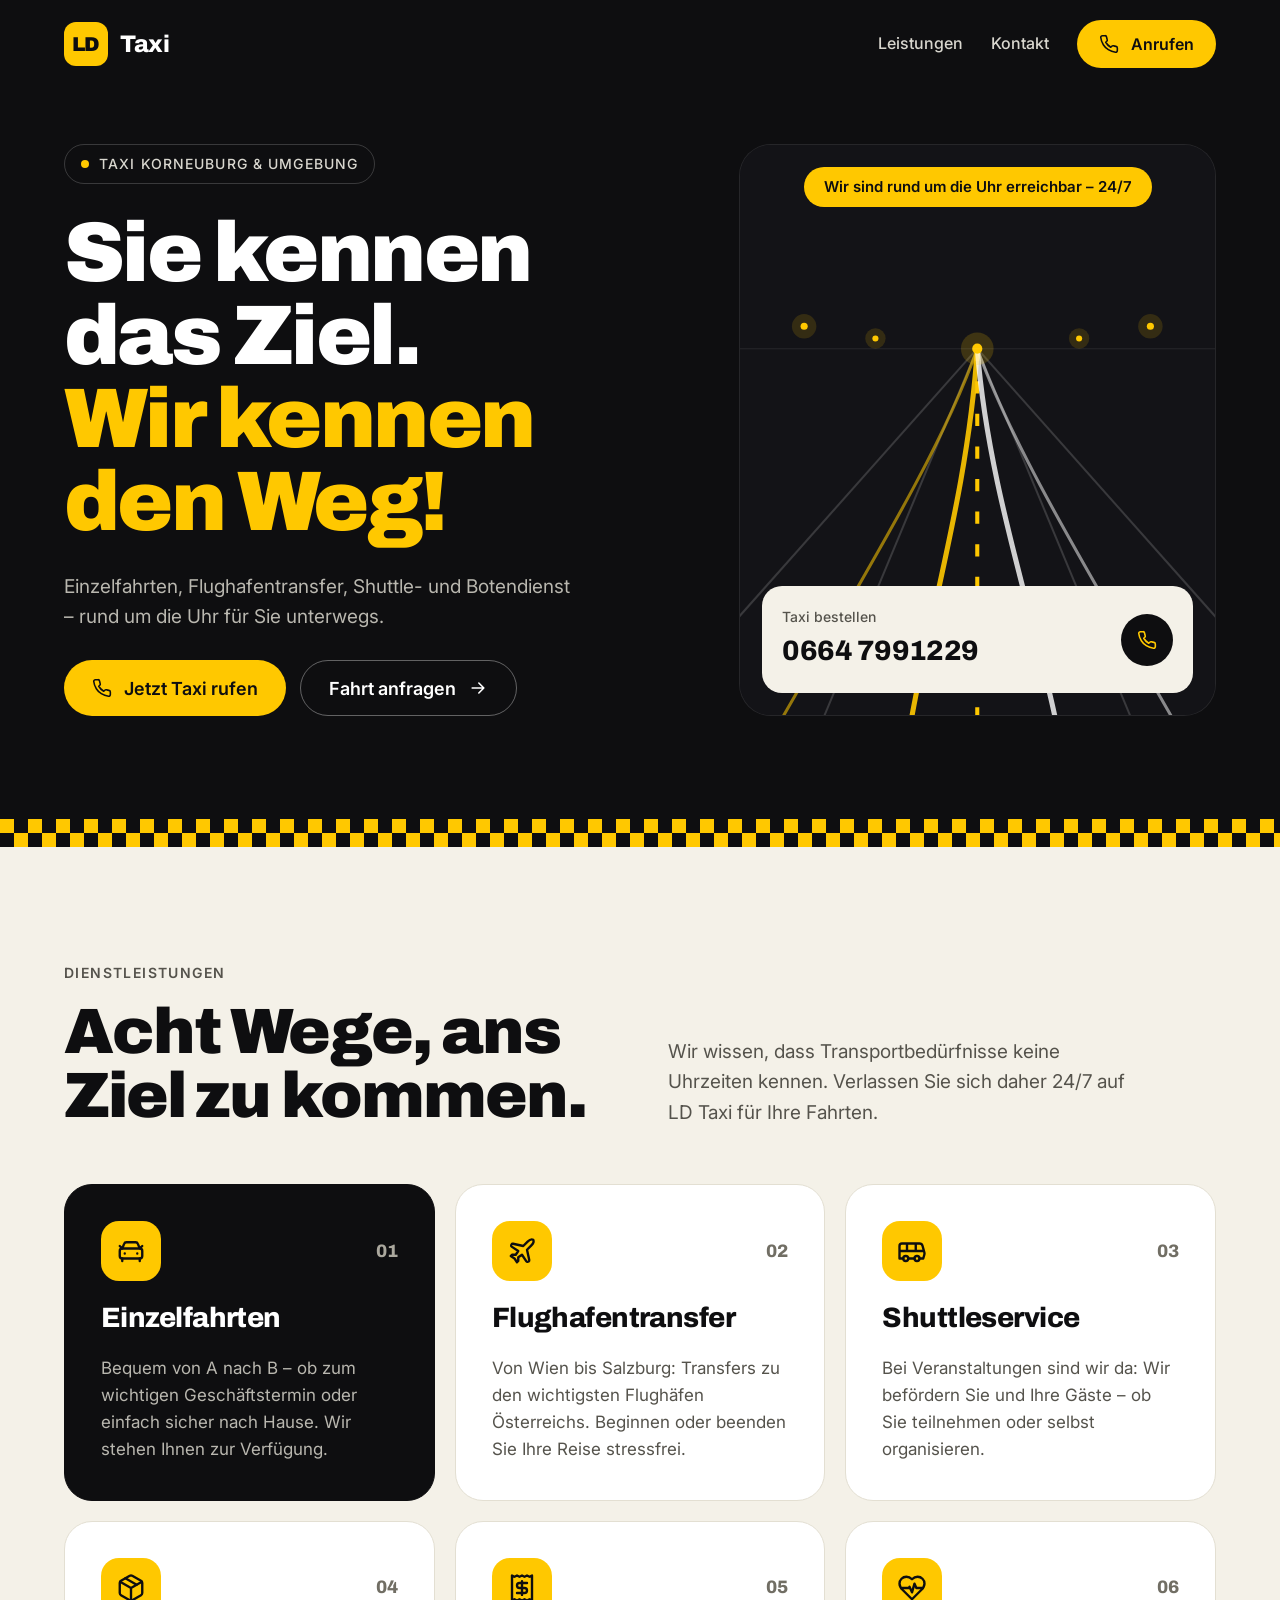
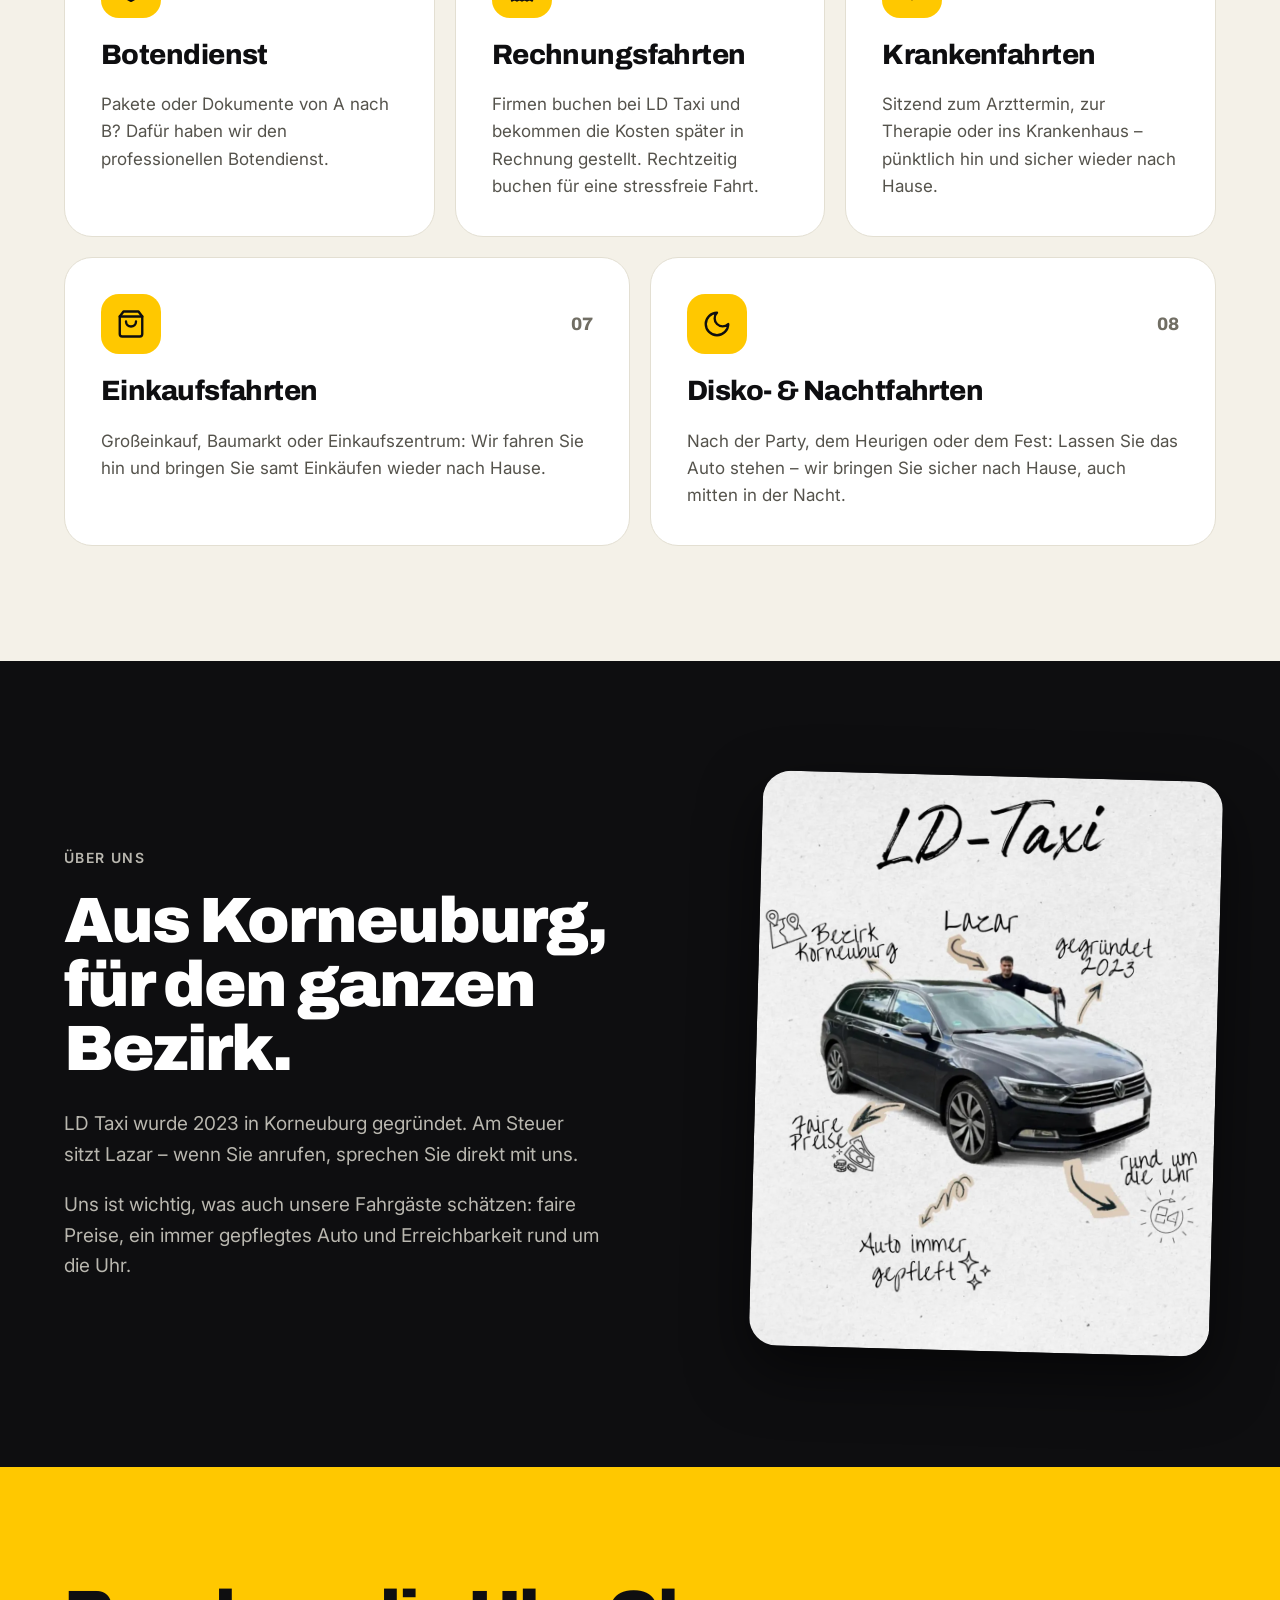
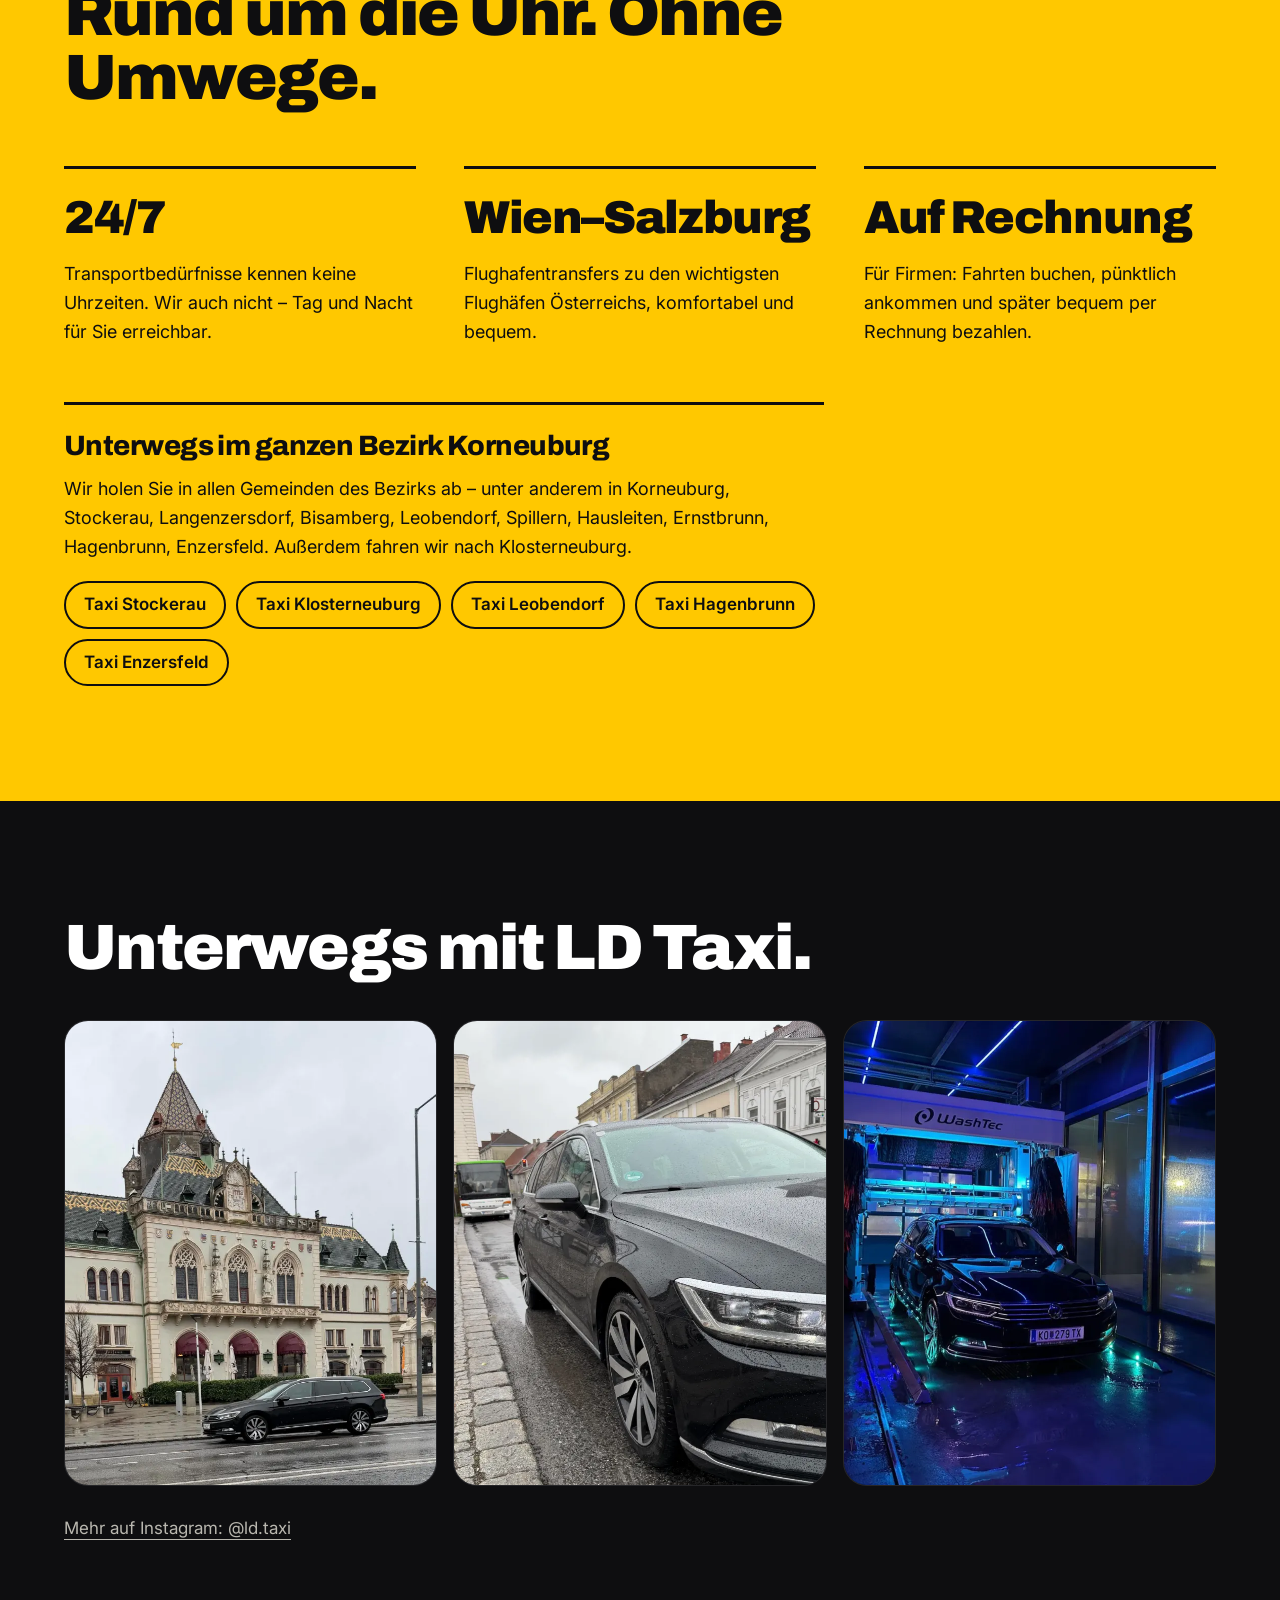
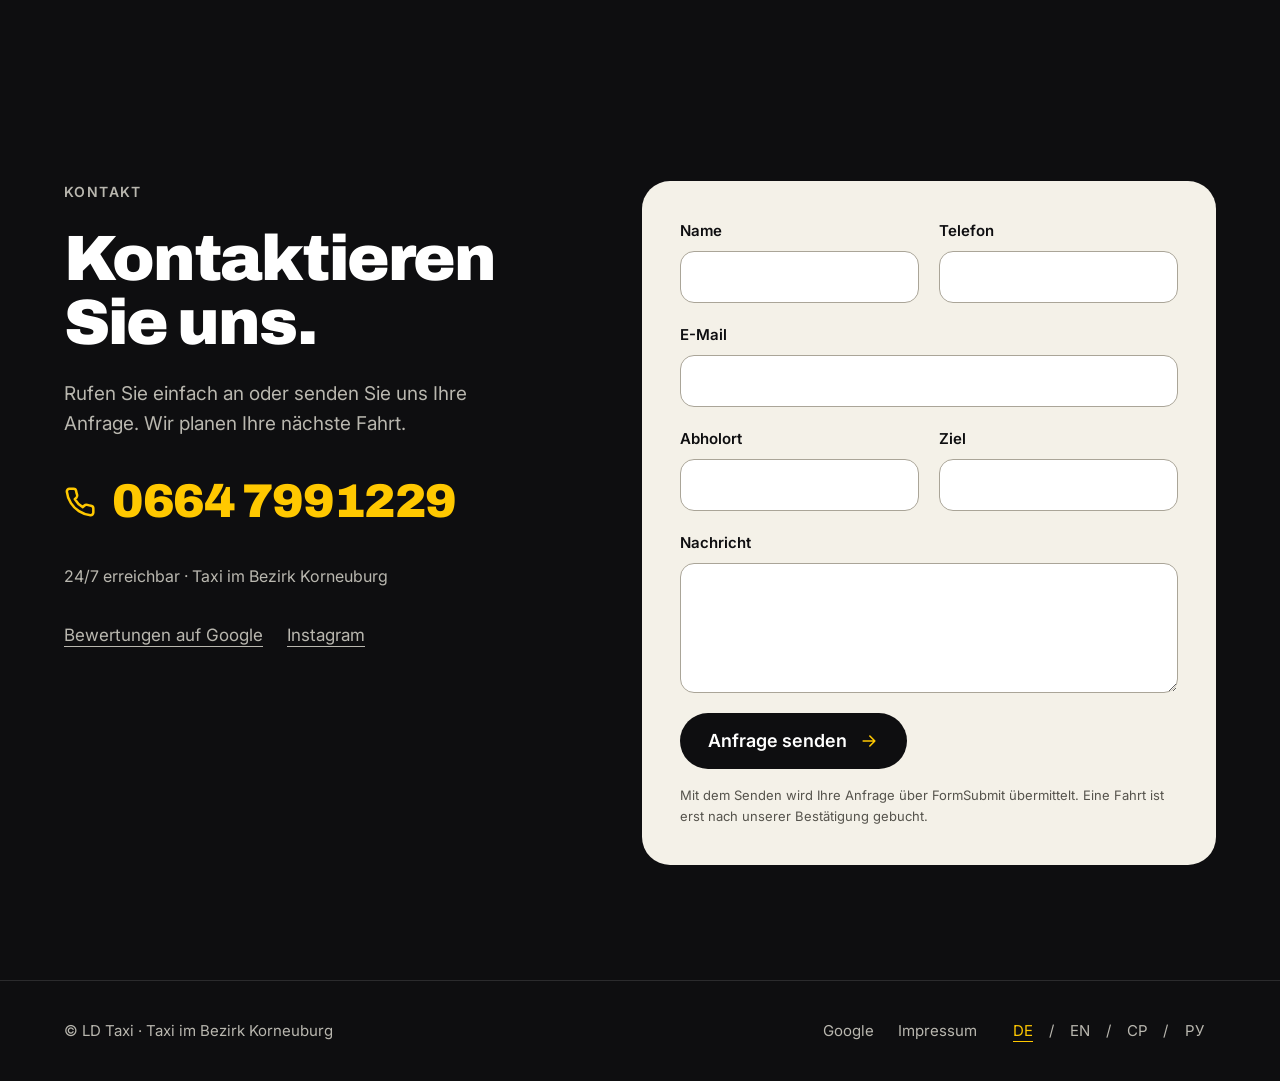
<file: index.html>
<!doctype html>
<html lang="de">
<head>
<meta charset="utf-8">
<meta name="viewport" content="width=device-width, initial-scale=1">
<meta name="theme-color" content="#0E0E10">
<meta name="description" content="Taxi Korneuburg rund um die Uhr: LD Taxi fährt Sie in Korneuburg, Stockerau, Leobendorf und im ganzen Bezirk – auch zum Flughafen. Jetzt anrufen: 0664 7991229.">
<title>Taxi Korneuburg · 24/7 · LD Taxi · 0664 7991229</title>
<link rel="canonical" href="https://www.ldtaxi.at/">
<meta property="og:type" content="website">
<meta property="og:locale" content="de_AT">
<meta property="og:site_name" content="LD Taxi">
<meta property="og:url" content="https://www.ldtaxi.at/">
<meta property="og:title" content="Taxi Korneuburg · 24/7 · LD Taxi">
<meta property="og:description" content="Einzelfahrten, Flughafentransfer, Shuttle- und Botendienst im Bezirk Korneuburg. Rund um die Uhr: 0664 7991229.">
<meta property="og:image" content="https://www.ldtaxi.at/assets/img/og-image.png">
<meta property="og:image:width" content="1200">
<meta property="og:image:height" content="630">
<meta name="twitter:card" content="summary_large_image">
<link rel="icon" href="assets/img/LDTaxi_logo_klein.png">
<link rel="apple-touch-icon" href="assets/img/apple-touch-icon.png">
<script type="application/ld+json">
{
  "@context": "https://schema.org",
  "@type": "LocalBusiness",
  "@id": "https://www.ldtaxi.at/#business",
  "name": "LD Taxi",
  "url": "https://www.ldtaxi.at/",
  "logo": "https://www.ldtaxi.at/assets/img/LDTaxi_logo.png",
  "image": [
    "https://www.ldtaxi.at/assets/img/og-image.png",
    "https://www.ldtaxi.at/assets/img/photos/ld-taxi-rathaus-korneuburg.webp",
    "https://www.ldtaxi.at/assets/img/photos/ld-taxi-passat-banner.webp"
  ],
  "telephone": "+43 664 7991229",
  "email": "info@ldtaxi.net",
  "description": "Taxi im Bezirk Korneuburg: Einzelfahrten, Flughafentransfer, Shuttleservice, Botendienst, Rechnungsfahrten, Krankenfahrten, Einkaufs- und Nachtfahrten, rund um die Uhr.",
  "address": {
    "@type": "PostalAddress",
    "streetAddress": "Eisenbahngasse 19/6",
    "postalCode": "2100",
    "addressLocality": "Korneuburg",
    "addressRegion": "Niederösterreich",
    "addressCountry": "AT"
  },
  "openingHoursSpecification": {
    "@type": "OpeningHoursSpecification",
    "dayOfWeek": [
      "Monday",
      "Tuesday",
      "Wednesday",
      "Thursday",
      "Friday",
      "Saturday",
      "Sunday"
    ],
    "opens": "00:00",
    "closes": "23:59"
  },
  "areaServed": [
    {
      "@type": "AdministrativeArea",
      "name": "Bezirk Korneuburg"
    },
    {
      "@type": "City",
      "name": "Korneuburg"
    },
    {
      "@type": "City",
      "name": "Stockerau"
    },
    {
      "@type": "City",
      "name": "Langenzersdorf"
    },
    {
      "@type": "City",
      "name": "Bisamberg"
    },
    {
      "@type": "City",
      "name": "Leobendorf"
    },
    {
      "@type": "City",
      "name": "Spillern"
    },
    {
      "@type": "City",
      "name": "Hausleiten"
    },
    {
      "@type": "City",
      "name": "Ernstbrunn"
    },
    {
      "@type": "City",
      "name": "Hagenbrunn"
    },
    {
      "@type": "City",
      "name": "Enzersfeld im Weinviertel"
    },
    {
      "@type": "City",
      "name": "Klosterneuburg"
    }
  ],
  "knowsLanguage": [
    "de",
    "en",
    "sr",
    "ru"
  ],
  "hasOfferCatalog": {
    "@type": "OfferCatalog",
    "name": "Leistungen",
    "itemListElement": [
      {
        "@type": "Offer",
        "itemOffered": {
          "@type": "TaxiService",
          "name": "Einzelfahrten",
          "provider": {
            "@id": "https://www.ldtaxi.at/#business"
          },
          "areaServed": {
            "@type": "AdministrativeArea",
            "name": "Bezirk Korneuburg"
          }
        }
      },
      {
        "@type": "Offer",
        "itemOffered": {
          "@type": "TaxiService",
          "name": "Flughafentransfer",
          "provider": {
            "@id": "https://www.ldtaxi.at/#business"
          },
          "areaServed": {
            "@type": "AdministrativeArea",
            "name": "Bezirk Korneuburg"
          }
        }
      },
      {
        "@type": "Offer",
        "itemOffered": {
          "@type": "TaxiService",
          "name": "Shuttleservice",
          "provider": {
            "@id": "https://www.ldtaxi.at/#business"
          },
          "areaServed": {
            "@type": "AdministrativeArea",
            "name": "Bezirk Korneuburg"
          }
        }
      },
      {
        "@type": "Offer",
        "itemOffered": {
          "@type": "TaxiService",
          "name": "Botendienst",
          "provider": {
            "@id": "https://www.ldtaxi.at/#business"
          },
          "areaServed": {
            "@type": "AdministrativeArea",
            "name": "Bezirk Korneuburg"
          }
        }
      },
      {
        "@type": "Offer",
        "itemOffered": {
          "@type": "TaxiService",
          "name": "Rechnungsfahrten",
          "provider": {
            "@id": "https://www.ldtaxi.at/#business"
          },
          "areaServed": {
            "@type": "AdministrativeArea",
            "name": "Bezirk Korneuburg"
          }
        }
      },
      {
        "@type": "Offer",
        "itemOffered": {
          "@type": "TaxiService",
          "name": "Krankenfahrten",
          "provider": {
            "@id": "https://www.ldtaxi.at/#business"
          },
          "areaServed": {
            "@type": "AdministrativeArea",
            "name": "Bezirk Korneuburg"
          }
        }
      },
      {
        "@type": "Offer",
        "itemOffered": {
          "@type": "TaxiService",
          "name": "Einkaufsfahrten",
          "provider": {
            "@id": "https://www.ldtaxi.at/#business"
          },
          "areaServed": {
            "@type": "AdministrativeArea",
            "name": "Bezirk Korneuburg"
          }
        }
      },
      {
        "@type": "Offer",
        "itemOffered": {
          "@type": "TaxiService",
          "name": "Disko- & Nachtfahrten",
          "provider": {
            "@id": "https://www.ldtaxi.at/#business"
          },
          "areaServed": {
            "@type": "AdministrativeArea",
            "name": "Bezirk Korneuburg"
          }
        }
      }
    ]
  },
  "sameAs": [
    "https://www.instagram.com/ld.taxi/",
    "https://www.google.com/search?kgmid=/g/11w3j1tlwx&q=LD+Taxi"
  ],
  "foundingDate": "2023"
}
</script>
<link rel="preconnect" href="https://fonts.googleapis.com">
<link rel="preconnect" href="https://fonts.gstatic.com" crossorigin>
<link href="https://fonts.googleapis.com/css2?family=Archivo:wght@600;800;900&amp;family=Inter:wght@400;500;600&amp;display=swap" rel="stylesheet">
<link rel="stylesheet" href="css/redesign.css?v=20261112-3">
<script src="/js/translate.js?v=20261112-3" defer></script>
</head>
<body id="top">
<a data-i18n="skip" class="skip-link" href="#main">Zum Inhalt</a>
<header class="site-header container">
<a class="brand" href="#top" aria-label="LD Taxi – Startseite" data-i18n-aria="homeLabel"><span class="brand-badge">LD</span><span>Taxi</span></a>
<div class="header-actions"><nav aria-label="Hauptnavigation" data-i18n-aria="navLabel"><a data-i18n="navServices" href="#leistungen">Leistungen</a><a data-i18n="contact" href="#kontakt">Kontakt</a></nav><a class="button primary header-call" href="tel:+436647991229"><svg width="20" height="20" viewBox="0 0 24 24" fill="none" stroke="#0E0E10" stroke-width="2.2" stroke-linecap="round" stroke-linejoin="round" aria-hidden="true"><path d="M22 16.92v3a2 2 0 0 1-2.18 2 19.79 19.79 0 0 1-8.63-3.07 19.5 19.5 0 0 1-6-6 19.79 19.79 0 0 1-3.07-8.67A2 2 0 0 1 4.11 2h3a2 2 0 0 1 2 1.72 12.84 12.84 0 0 0 .7 2.81 2 2 0 0 1-.45 2.11L8.09 9.91a16 16 0 0 0 6 6l1.27-1.27a2 2 0 0 1 2.11-.45 12.84 12.84 0 0 0 2.81.7A2 2 0 0 1 22 16.92z"></path></svg><span data-i18n="call" >Anrufen</span></a></div>
</header>
<main id="main">
<section class="hero section"><div class="container hero-grid">
<div class="hero-copy"><h1><span class="region"><span class="status-dot" aria-hidden="true"></span><span data-i18n="region" >Taxi Korneuburg &amp; Umgebung</span></span><span data-i18n="heroFirst" >Sie kennen das Ziel.</span><br><span data-i18n="heroSecond" class="accent">Wir kennen den Weg!</span></h1><p data-i18n="heroText" class="hero-description">Einzelfahrten, Flughafentransfer, Shuttle- und Botendienst – rund um die Uhr für Sie unterwegs.</p><div class="hero-actions"><a class="button primary" href="tel:+436647991229"><svg width="20" height="20" viewBox="0 0 24 24" fill="none" stroke="#0E0E10" stroke-width="2.2" stroke-linecap="round" stroke-linejoin="round" aria-hidden="true"><path d="M22 16.92v3a2 2 0 0 1-2.18 2 19.79 19.79 0 0 1-8.63-3.07 19.5 19.5 0 0 1-6-6 19.79 19.79 0 0 1-3.07-8.67A2 2 0 0 1 4.11 2h3a2 2 0 0 1 2 1.72 12.84 12.84 0 0 0 .7 2.81 2 2 0 0 1-.45 2.11L8.09 9.91a16 16 0 0 0 6 6l1.27-1.27a2 2 0 0 1 2.11-.45 12.84 12.84 0 0 0 2.81.7A2 2 0 0 1 22 16.92z"></path></svg><span data-i18n="callNow" >Jetzt Taxi rufen</span></a><a class="button outline" href="#kontakt"><span data-i18n="request" >Fahrt anfragen</span><svg viewBox="0 0 24 24" aria-hidden="true"><path d="M5 12h14M13 6l6 6-6 6"/></svg></a></div></div>
<div class="road-panel"><svg viewBox="0 0 480 560" preserveAspectRatio="xMidYMid slice" class="road-art" aria-hidden="true">
<rect width="480" height="560" fill="#131317"></rect>
<g stroke="#FFFFFF" stroke-opacity="0.16" stroke-width="2" fill="none">
<path d="M240 200 L-80 560"></path>
<path d="M240 200 L90 560"></path>
<path d="M240 200 L390 560"></path>
<path d="M240 200 L560 560"></path>
</g>
<path d="M240 200 L240 560" stroke="#FFC800" stroke-width="4" stroke-dasharray="12 20" fill="none"></path>
<g fill="none" stroke-linecap="round">
<path d="M240 200 C 205 300, 130 420, 50 560" stroke="#FFC800" stroke-opacity="0.55" stroke-width="3"></path>
<path d="M240 200 C 232 330, 196 450, 176 560" stroke="#FFC800" stroke-opacity="0.9" stroke-width="5"></path>
<path d="M240 200 C 276 300, 350 420, 430 560" stroke="#FFFFFF" stroke-opacity="0.5" stroke-width="3"></path>
<path d="M240 200 C 250 330, 292 450, 316 560" stroke="#FFFFFF" stroke-opacity="0.8" stroke-width="5"></path>
</g>
<g fill="#FFC800">
<circle cx="70" cy="178" r="12" fill-opacity="0.14"></circle><circle cx="70" cy="178" r="3.5"></circle>
<circle cx="140" cy="190" r="10" fill-opacity="0.14"></circle><circle cx="140" cy="190" r="3"></circle>
<circle cx="340" cy="190" r="10" fill-opacity="0.14"></circle><circle cx="340" cy="190" r="3"></circle>
<circle cx="410" cy="178" r="12" fill-opacity="0.14"></circle><circle cx="410" cy="178" r="3.5"></circle>
<circle cx="240" cy="200" r="16" fill-opacity="0.18"></circle><circle cx="240" cy="200" r="5"></circle>
</g>
<path d="M0 200 L480 200" stroke="#FFFFFF" stroke-opacity="0.08" stroke-width="1"></path>
</svg><p class="availability"><span data-i18n="available" >Wir sind rund um die Uhr erreichbar – 24/7</span></p><div class="booking-card"><div><span data-i18n="order" class="booking-label">Taxi bestellen</span><a class="booking-number" href="tel:+436647991229">0664 7991229</a></div><a class="round-call" href="tel:+436647991229" aria-label="Anrufen" data-i18n-aria="call"><svg width="20" height="20" viewBox="0 0 24 24" fill="none" stroke="#0E0E10" stroke-width="2.2" stroke-linecap="round" stroke-linejoin="round" aria-hidden="true"><path d="M22 16.92v3a2 2 0 0 1-2.18 2 19.79 19.79 0 0 1-8.63-3.07 19.5 19.5 0 0 1-6-6 19.79 19.79 0 0 1-3.07-8.67A2 2 0 0 1 4.11 2h3a2 2 0 0 1 2 1.72 12.84 12.84 0 0 0 .7 2.81 2 2 0 0 1-.45 2.11L8.09 9.91a16 16 0 0 0 6 6l1.27-1.27a2 2 0 0 1 2.11-.45 12.84 12.84 0 0 0 2.81.7A2 2 0 0 1 22 16.92z"></path></svg></a></div></div>
</div></section>
<div class="checker" aria-hidden="true"></div>
<section class="section services" id="leistungen"><div class="container"><div class="services-intro"><div><p data-i18n="services" class="eyebrow">Dienstleistungen</p><h2 data-i18n="servicesHeading" >Acht Wege, ans Ziel zu kommen.</h2></div><p data-i18n="servicesIntro" class="intro-copy">Wir wissen, dass Transportbedürfnisse keine Uhrzeiten kennen. Verlassen Sie sich daher 24/7 auf LD Taxi für Ihre Fahrten.</p></div><div class="service-grid"><article class="service-card featured"><div class="card-top"><span class="icon-tile"><svg width="30" height="30" viewBox="0 0 24 24" fill="none" stroke="#0E0E10" stroke-width="1.9" stroke-linecap="round" stroke-linejoin="round" aria-hidden="true"><path d="m21 8-2 2-1.5-3.7A2 2 0 0 0 15.6 5H8.4a2 2 0 0 0-1.9 1.3L5 10 3 8"></path><rect width="18" height="8" x="3" y="10" rx="2"></rect><path d="M7 14h.01M17 14h.01M5 18v2M19 18v2"></path></svg></span><span class="index">01</span></div><h3 data-i18n="service1" >Einzelfahrten</h3><p data-i18n="description1" >Bequem von A nach B – ob zum wichtigen Geschäftstermin oder einfach sicher nach Hause. Wir stehen Ihnen zur Verfügung.</p></article><article class="service-card "><div class="card-top"><span class="icon-tile"><svg width="30" height="30" viewBox="0 0 24 24" fill="none" stroke="#0E0E10" stroke-width="1.9" stroke-linecap="round" stroke-linejoin="round" aria-hidden="true"><path d="M17.8 19.2 16 11l3.5-3.5C21 6 21.5 4 21 3c-1-.5-3 0-4.5 1.5L13 8 4.8 6.2c-.5-.1-.9.1-1.1.5l-.3.5c-.2.5-.1 1 .3 1.3L9 12l-2 3H4l-1 1 3 2 2 3 1-1v-3l3-2 3.5 5.3c.3.4.8.5 1.3.3l.5-.2c.4-.3.6-.7.5-1.2z"></path></svg></span><span class="index">02</span></div><h3 data-i18n="service2" >Flughafentransfer</h3><p data-i18n="description2" >Von Wien bis Salzburg: Transfers zu den wichtigsten Flughäfen Österreichs. Beginnen oder beenden Sie Ihre Reise stressfrei.</p></article><article class="service-card "><div class="card-top"><span class="icon-tile"><svg width="30" height="30" viewBox="0 0 24 24" fill="none" stroke="#0E0E10" stroke-width="1.9" stroke-linecap="round" stroke-linejoin="round" aria-hidden="true"><path d="M8 6v6M15 6v6M2 12h19.6M18 18h3s.5-1.7.8-2.8c.1-.4.2-.8.2-1.2 0-.4-.1-.8-.2-1.2l-1.4-5C20.1 6.8 19.1 6 18 6H4a2 2 0 0 0-2 2v10h3M9 18h5"></path><circle cx="7" cy="18" r="2"></circle><circle cx="16" cy="18" r="2"></circle></svg></span><span class="index">03</span></div><h3 data-i18n="service3" >Shuttleservice</h3><p data-i18n="description3" >Bei Veranstaltungen sind wir da: Wir befördern Sie und Ihre Gäste – ob Sie teilnehmen oder selbst organisieren.</p></article><article class="service-card "><div class="card-top"><span class="icon-tile"><svg width="30" height="30" viewBox="0 0 24 24" fill="none" stroke="#0E0E10" stroke-width="1.9" stroke-linecap="round" stroke-linejoin="round" aria-hidden="true"><path d="m7.5 4.27 9 5.15"></path><path d="M21 8a2 2 0 0 0-1-1.73l-7-4a2 2 0 0 0-2 0l-7 4A2 2 0 0 0 3 8v8a2 2 0 0 0 1 1.73l7 4a2 2 0 0 0 2 0l7-4A2 2 0 0 0 21 16Z"></path><path d="m3.3 7 8.7 5 8.7-5M12 22V12"></path></svg></span><span class="index">04</span></div><h3 data-i18n="service4" >Botendienst</h3><p data-i18n="description4" >Pakete oder Dokumente von A nach B? Dafür haben wir den professionellen Botendienst.</p></article><article class="service-card "><div class="card-top"><span class="icon-tile"><svg width="30" height="30" viewBox="0 0 24 24" fill="none" stroke="#0E0E10" stroke-width="1.9" stroke-linecap="round" stroke-linejoin="round" aria-hidden="true"><path d="M4 2v20l2-1 2 1 2-1 2 1 2-1 2 1 2-1 2 1V2l-2 1-2-1-2 1-2-1-2 1-2-1-2 1Z"></path><path d="M16 8h-6a2 2 0 1 0 0 4h4a2 2 0 1 1 0 4H8M12 17.5v-11"></path></svg></span><span class="index">05</span></div><h3 data-i18n="service5" >Rechnungsfahrten</h3><p data-i18n="description5" >Firmen buchen bei LD Taxi und bekommen die Kosten später in Rechnung gestellt. Rechtzeitig buchen für eine stressfreie Fahrt.</p></article><article class="service-card "><div class="card-top"><span class="icon-tile"><svg width="30" height="30" viewBox="0 0 24 24" fill="none" stroke="#0E0E10" stroke-width="1.9" stroke-linecap="round" stroke-linejoin="round" aria-hidden="true"><path d="M19 14c1.49-1.46 3-3.21 3-5.5A5.5 5.5 0 0 0 16.5 3c-1.76 0-3 .5-4.5 2-1.5-1.5-2.74-2-4.5-2A5.5 5.5 0 0 0 2 8.5c0 2.3 1.5 4.05 3 5.5l7 7Z"></path><path d="M3.22 12H9.5l.5-1 2 4.5 2-7 1.5 3.5h5.27"></path></svg></span><span class="index">06</span></div><h3 data-i18n="service6" >Krankenfahrten</h3><p data-i18n="description6" >Sitzend zum Arzttermin, zur Therapie oder ins Krankenhaus – pünktlich hin und sicher wieder nach Hause.</p></article><article class="service-card "><div class="card-top"><span class="icon-tile"><svg width="30" height="30" viewBox="0 0 24 24" fill="none" stroke="#0E0E10" stroke-width="1.9" stroke-linecap="round" stroke-linejoin="round" aria-hidden="true"><path d="M6 2 3 6v14a2 2 0 0 0 2 2h14a2 2 0 0 0 2-2V6l-3-4Z"></path><path d="M3 6h18M16 10a4 4 0 0 1-8 0"></path></svg></span><span class="index">07</span></div><h3 data-i18n="service7" >Einkaufsfahrten</h3><p data-i18n="description7" >Großeinkauf, Baumarkt oder Einkaufszentrum: Wir fahren Sie hin und bringen Sie samt Einkäufen wieder nach Hause.</p></article><article class="service-card "><div class="card-top"><span class="icon-tile"><svg width="30" height="30" viewBox="0 0 24 24" fill="none" stroke="#0E0E10" stroke-width="1.9" stroke-linecap="round" stroke-linejoin="round" aria-hidden="true"><path d="M12 3a6 6 0 0 0 9 9 9 9 0 1 1-9-9Z"></path></svg></span><span class="index">08</span></div><h3 data-i18n="service8" >Disko- & Nachtfahrten</h3><p data-i18n="description8" >Nach der Party, dem Heurigen oder dem Fest: Lassen Sie das Auto stehen – wir bringen Sie sicher nach Hause, auch mitten in der Nacht.</p></article></div></div></section>
<section class="section about" id="ueber-uns" aria-labelledby="about-heading"><div class="container about-grid">
<div class="about-copy"><p class="eyebrow" data-i18n="aboutEyebrow">Über uns</p><h2 id="about-heading" data-i18n="aboutHeading">Aus Korneuburg, für den ganzen Bezirk.</h2><p data-i18n="aboutText1">LD Taxi wurde 2023 in Korneuburg gegründet. Am Steuer sitzt Lazar – wenn Sie anrufen, sprechen Sie direkt mit uns.</p><p data-i18n="aboutText2">Uns ist wichtig, was auch unsere Fahrgäste schätzen: faire Preise, ein immer gepflegtes Auto und Erreichbarkeit rund um die Uhr.</p></div>
<figure class="about-photo"><img src="/assets/img/photos/ld-taxi-lazar-passat.webp" width="980" height="1226" alt="LD Taxi: Fahrer Lazar mit dem schwarzen VW Passat – Bezirk Korneuburg, gegründet 2023, faire Preise, rund um die Uhr" loading="lazy" decoding="async"></figure>
</div></section>
<section class="section benefits"><div class="container"><h2 data-i18n="whyHeading" >Rund um die Uhr. Ohne Umwege.</h2><div class="benefit-grid"><div><p class="stat">24/7</p><p data-i18n="hoursText" >Transportbedürfnisse kennen keine Uhrzeiten. Wir auch nicht – Tag und Nacht für Sie erreichbar.</p></div><div><p data-i18n="airports" class="stat">Wien–Salzburg</p><p data-i18n="airportsText" >Flughafentransfers zu den wichtigsten Flughäfen Österreichs, komfortabel und bequem.</p></div><div><p data-i18n="invoice" class="stat">Auf Rechnung</p><p data-i18n="invoiceText" >Für Firmen: Fahrten buchen, pünktlich ankommen und später bequem per Rechnung bezahlen.</p></div></div><div class="area"><h3 data-i18n="areaHeading" >Unterwegs im ganzen Bezirk Korneuburg</h3><p data-i18n="areaText" >Wir holen Sie in allen Gemeinden des Bezirks ab – unter anderem in Korneuburg, Stockerau, Langenzersdorf, Bisamberg, Leobendorf, Spillern, Hausleiten, Ernstbrunn, Hagenbrunn, Enzersfeld. Außerdem fahren wir nach Klosterneuburg.</p><ul class="town-links"><li><a href="/taxi-stockerau/" data-i18n="town_taxi-stockerau">Taxi Stockerau</a></li><li><a href="/taxi-klosterneuburg/" data-i18n="town_taxi-klosterneuburg">Taxi Klosterneuburg</a></li><li><a href="/taxi-leobendorf/" data-i18n="town_taxi-leobendorf">Taxi Leobendorf</a></li><li><a href="/taxi-hagenbrunn/" data-i18n="town_taxi-hagenbrunn">Taxi Hagenbrunn</a></li><li><a href="/taxi-enzersfeld/" data-i18n="town_taxi-enzersfeld">Taxi Enzersfeld</a></li></ul></div></div></section>
<section class="section gallery" aria-labelledby="gallery-heading"><div class="container"><h2 id="gallery-heading" data-i18n="galleryHeading">Unterwegs mit LD Taxi.</h2><div class="gallery-grid">
<figure><img src="/assets/img/photos/ld-taxi-rathaus-korneuburg.webp" width="930" height="876" alt="LD Taxi VW Passat vor dem Rathaus Korneuburg" loading="lazy" decoding="async"></figure>
<figure><img src="/assets/img/photos/ld-taxi-passat-regen.webp" width="736" height="980" alt="Der schwarze VW Passat von LD Taxi bei Regen am Straßenrand" loading="lazy" decoding="async"></figure>
<figure><img src="/assets/img/photos/ld-taxi-passat-waschstrasse.webp" width="928" height="928" alt="LD Taxi in der Waschstraße – das Auto ist immer gepflegt" loading="lazy" decoding="async"></figure>
</div><p class="gallery-note"><a href="https://www.instagram.com/ld.taxi/" rel="me noopener" target="_blank" data-i18n="instagramMore">Mehr auf Instagram: @ld.taxi</a></p></div></section>
<section class="section contact" id="kontakt"><div class="container contact-grid"><div class="contact-copy"><p data-i18n="contact" class="eyebrow">Kontakt</p><h2 data-i18n="contactHeading" >Kontaktieren Sie uns.</h2><p data-i18n="contactText" class="intro-copy">Rufen Sie einfach an oder senden Sie uns Ihre Anfrage. Wir planen Ihre nächste Fahrt.</p><a class="contact-number" href="tel:+436647991229"><svg width="20" height="20" viewBox="0 0 24 24" fill="none" stroke="#0E0E10" stroke-width="2.2" stroke-linecap="round" stroke-linejoin="round" aria-hidden="true"><path d="M22 16.92v3a2 2 0 0 1-2.18 2 19.79 19.79 0 0 1-8.63-3.07 19.5 19.5 0 0 1-6-6 19.79 19.79 0 0 1-3.07-8.67A2 2 0 0 1 4.11 2h3a2 2 0 0 1 2 1.72 12.84 12.84 0 0 0 .7 2.81 2 2 0 0 1-.45 2.11L8.09 9.91a16 16 0 0 0 6 6l1.27-1.27a2 2 0 0 1 2.11-.45 12.84 12.84 0 0 0 2.81.7A2 2 0 0 1 22 16.92z"></path></svg><span>0664 7991229</span></a><p data-i18n="contactNote" class="contact-note">24/7 erreichbar · Taxi im Bezirk Korneuburg</p><p class="contact-links"><a href="https://www.google.com/search?kgmid=/g/11w3j1tlwx&q=LD+Taxi" rel="noopener" target="_blank" data-i18n="googleReviews">Bewertungen auf Google</a><a href="https://www.instagram.com/ld.taxi/" rel="me noopener" target="_blank">Instagram</a></p></div>
<form action="https://formsubmit.co/info@ldtaxi.net" method="POST" aria-label="Fahrt anfragen" data-i18n-aria="formLabel"><input type="hidden" name="_subject" value="LD Taxi – Fahrtanfrage"><div class="form-grid"><div class="field "><label data-i18n="name" for="name">Name</label><input id="name" name="name" type="text" autocomplete="name" required></div><div class="field "><label data-i18n="telephone" for="telephone">Telefon</label><input id="telephone" name="telephone" type="tel" autocomplete="tel" required></div><div class="field wide"><label data-i18n="email" for="email">E-Mail</label><input id="email" name="email" type="email" autocomplete="email" required></div><div class="field "><label data-i18n="pickup" for="pickup">Abholort</label><input id="pickup" name="pickup" type="text" autocomplete="off" ></div><div class="field "><label data-i18n="destination" for="destination">Ziel</label><input id="destination" name="destination" type="text" autocomplete="off" ></div><div class="field wide"><label data-i18n="message" for="message">Nachricht</label><textarea id="message" name="message" rows="4" maxlength="3000"></textarea></div></div><button class="button dark" type="submit"><span data-i18n="send" >Anfrage senden</span><svg viewBox="0 0 24 24" aria-hidden="true"><path d="M5 12h14M13 6l6 6-6 6"/></svg></button><p data-i18n="formNote" class="form-note">Mit dem Senden wird Ihre Anfrage über FormSubmit übermittelt. Eine Fahrt ist erst nach unserer Bestätigung gebucht.</p></form>
</div></section>
</main>
<footer class="site-footer"><div class="container footer-inner"><p data-i18n="footer" >© LD Taxi · Taxi im Bezirk Korneuburg</p><div class="footer-links"><a href="https://www.google.com/search?kgmid=/g/11w3j1tlwx&q=LD+Taxi" rel="noopener" target="_blank">Google</a><a data-i18n="legal" href="/impressum.html">Impressum</a><div class="language-switch" role="group" aria-label="Sprache wählen" data-i18n-aria="languageLabel"><button type="button" data-language="de" lang="de" aria-label="Deutsch" aria-pressed="true">DE</button><span aria-hidden="true">/</span><button type="button" data-language="en" lang="en" aria-label="English" aria-pressed="false">EN</button><span aria-hidden="true">/</span><button type="button" data-language="sr" lang="sr-Cyrl" aria-label="Српски (ћирилица)" aria-pressed="false">СР</button><span aria-hidden="true">/</span><button type="button" data-language="ru" lang="ru" aria-label="Русский" aria-pressed="false">РУ</button></div></div></div></footer>
<div class="mobile-call"><a class="button primary" href="tel:+436647991229"><svg width="20" height="20" viewBox="0 0 24 24" fill="none" stroke="#0E0E10" stroke-width="2.2" stroke-linecap="round" stroke-linejoin="round" aria-hidden="true"><path d="M22 16.92v3a2 2 0 0 1-2.18 2 19.79 19.79 0 0 1-8.63-3.07 19.5 19.5 0 0 1-6-6 19.79 19.79 0 0 1-3.07-8.67A2 2 0 0 1 4.11 2h3a2 2 0 0 1 2 1.72 12.84 12.84 0 0 0 .7 2.81 2 2 0 0 1-.45 2.11L8.09 9.91a16 16 0 0 0 6 6l1.27-1.27a2 2 0 0 1 2.11-.45 12.84 12.84 0 0 0 2.81.7A2 2 0 0 1 22 16.92z"></path></svg><span data-i18n="callNow" >Jetzt Taxi rufen</span></a></div>
</body>
</html>
</file>
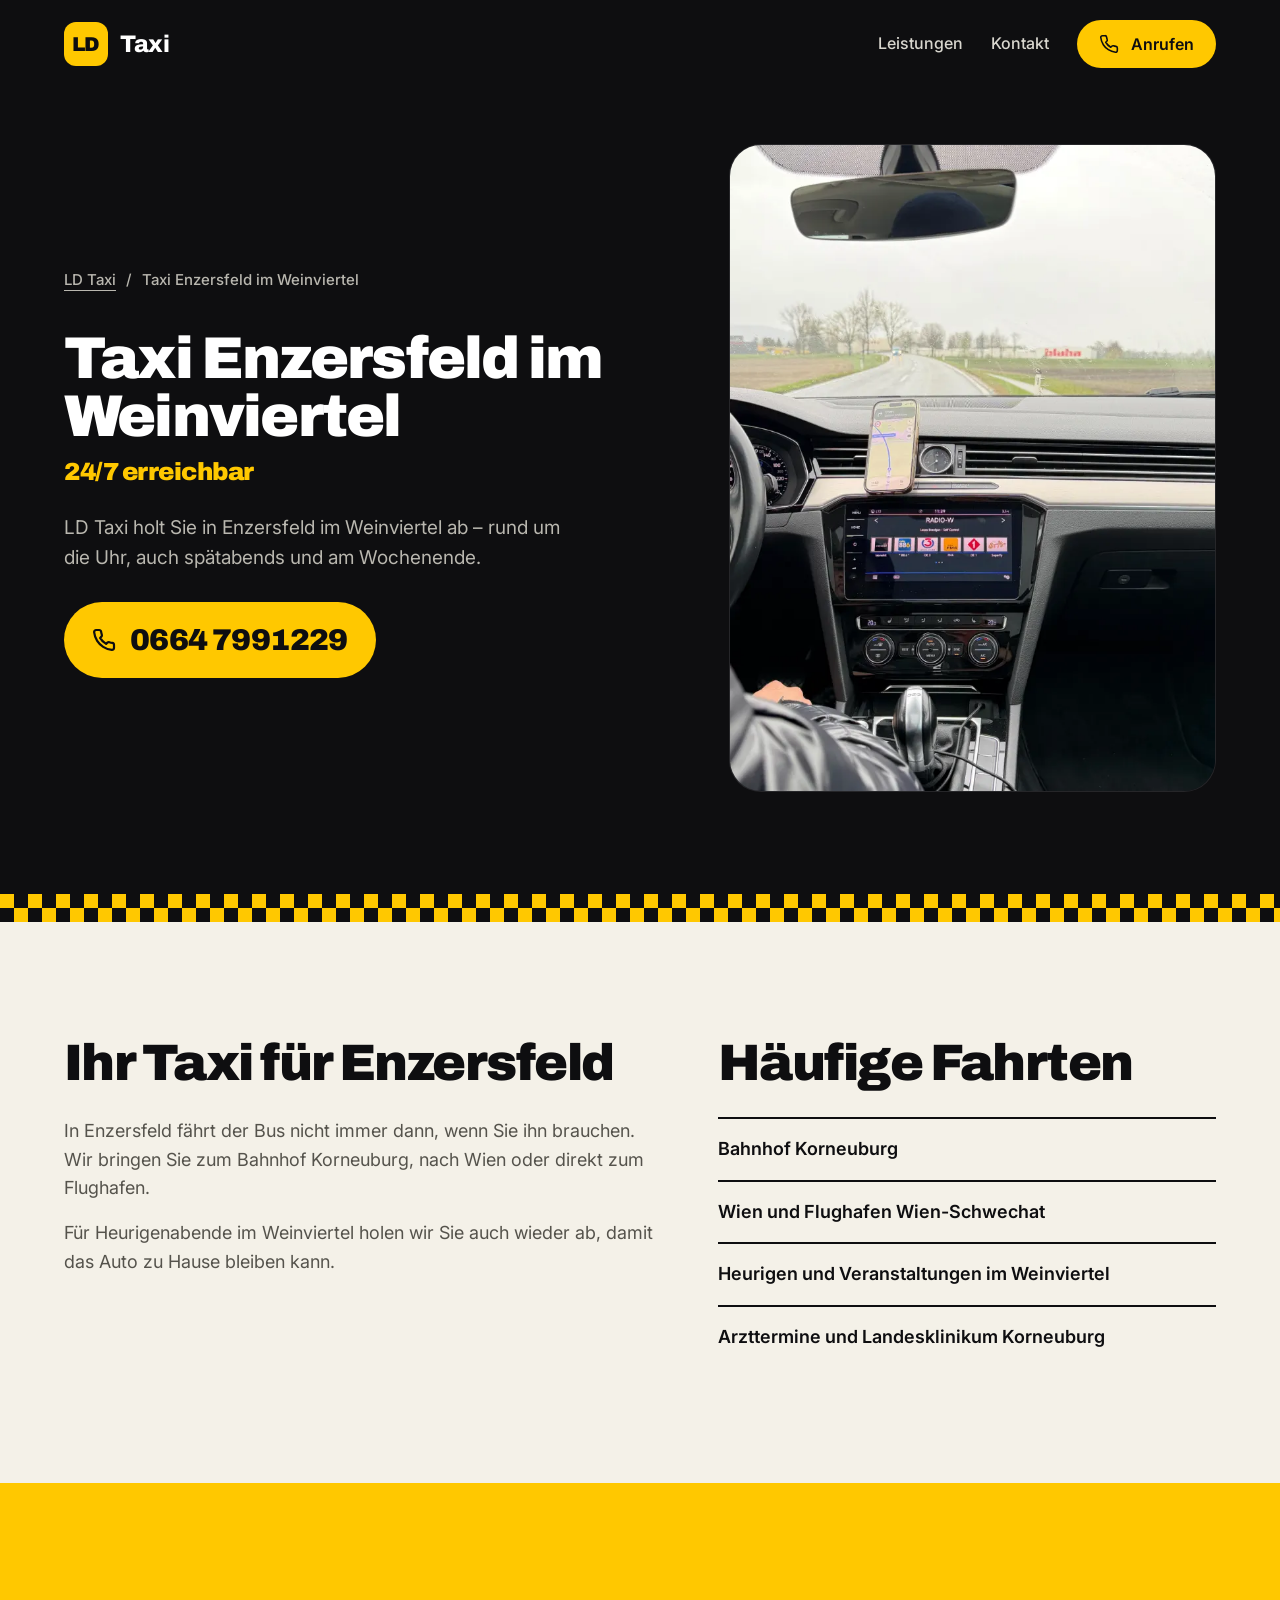
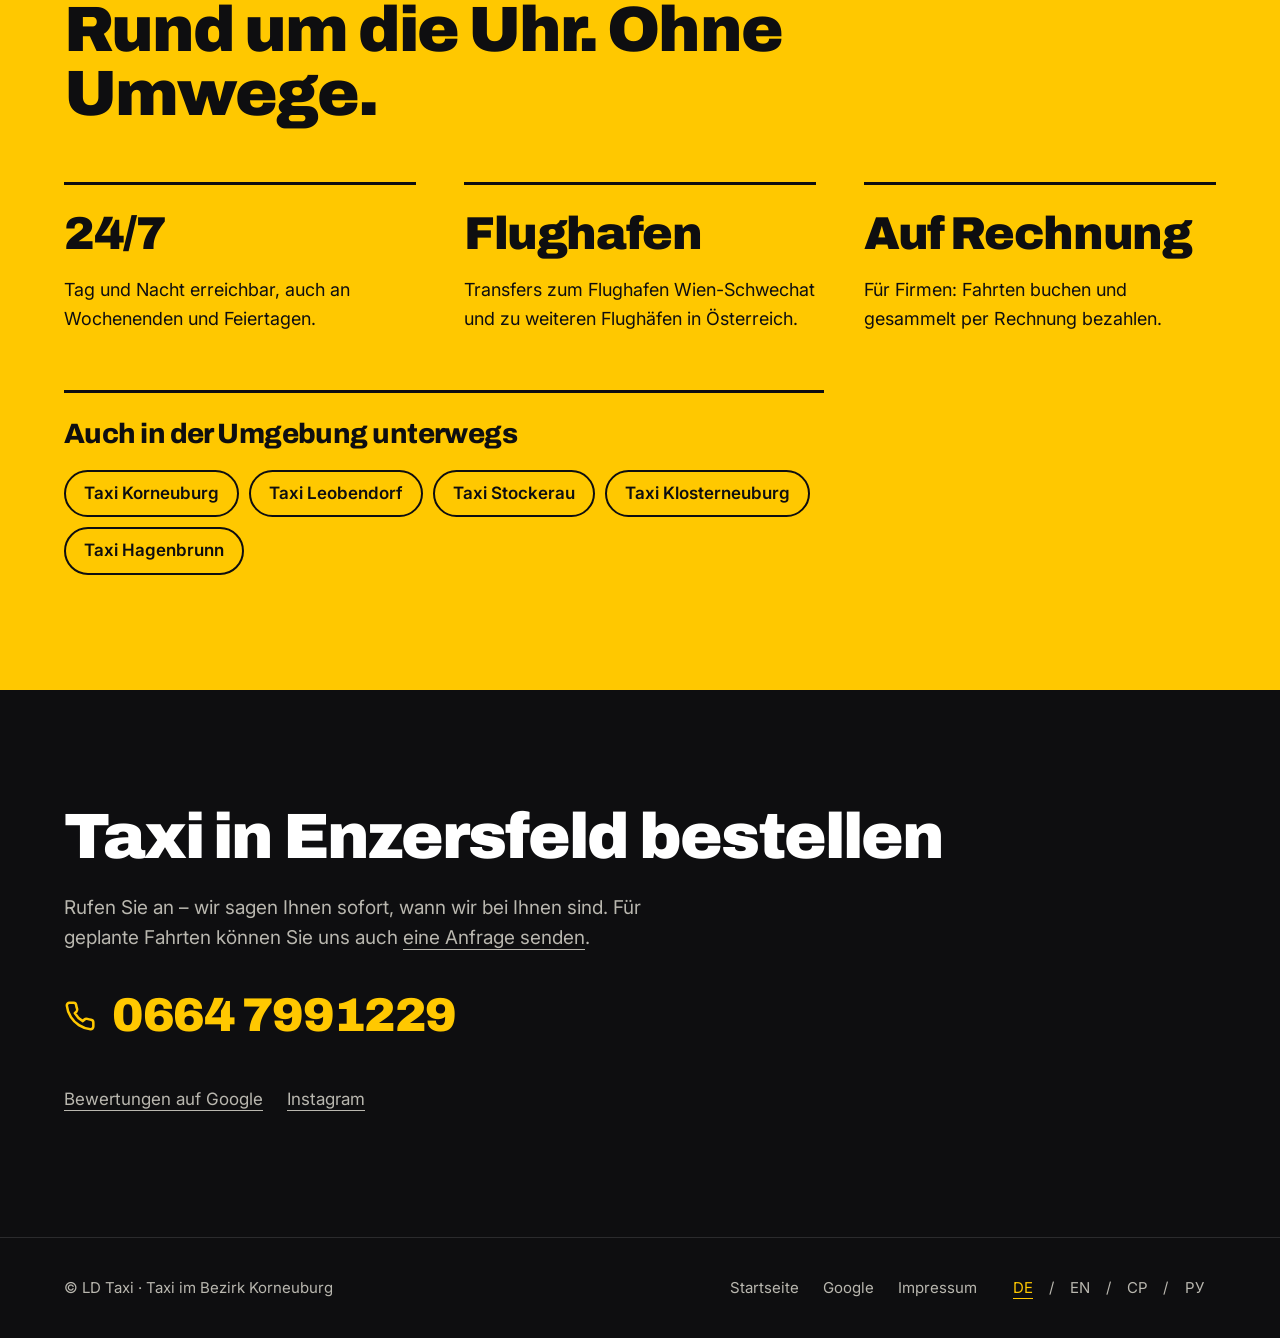
<file: taxi-enzersfeld/index.html>
<!doctype html>
<html lang="de">
<head>
<meta charset="utf-8">
<meta name="viewport" content="width=device-width, initial-scale=1">
<meta name="theme-color" content="#0E0E10">
<meta name="description" content="Taxi in Enzersfeld im Weinviertel rund um die Uhr: Fahrten nach Korneuburg, Wien und zum Flughafen Wien-Schwechat. LD Taxi: 0664 7991229.">
<title>Taxi Enzersfeld im Weinviertel · 24/7 · LD Taxi</title>
<link rel="canonical" href="https://www.ldtaxi.at/taxi-enzersfeld/">
<meta property="og:type" content="website">
<meta property="og:locale" content="de_AT">
<meta property="og:site_name" content="LD Taxi">
<meta property="og:url" content="https://www.ldtaxi.at/taxi-enzersfeld/">
<meta property="og:title" content="Taxi Enzersfeld im Weinviertel · 24/7 · LD Taxi">
<meta property="og:description" content="Taxi in Enzersfeld im Weinviertel rund um die Uhr: Fahrten nach Korneuburg, Wien und zum Flughafen Wien-Schwechat. LD Taxi: 0664 7991229.">
<meta property="og:image" content="https://www.ldtaxi.at/assets/img/photos/ld-taxi-fahrersicht.webp">
<meta name="twitter:card" content="summary_large_image">
<link rel="icon" href="/assets/img/LDTaxi_logo_klein.png">
<link rel="apple-touch-icon" href="/assets/img/apple-touch-icon.png">
<link rel="preconnect" href="https://fonts.googleapis.com">
<link rel="preconnect" href="https://fonts.gstatic.com" crossorigin>
<link href="https://fonts.googleapis.com/css2?family=Archivo:wght@600;800;900&amp;family=Inter:wght@400;500;600&amp;display=swap" rel="stylesheet">
<link rel="stylesheet" href="/css/redesign.css?v=20261112-3">
<link rel="stylesheet" href="/css/town.css?v=20261112-4">
<script type="application/ld+json">
{
  "@context": "https://schema.org",
  "@graph": [
    {
      "@type": "TaxiService",
      "@id": "https://www.ldtaxi.at/taxi-enzersfeld/#service",
      "name": "Taxi Enzersfeld im Weinviertel",
      "url": "https://www.ldtaxi.at/taxi-enzersfeld/",
      "provider": {
        "@id": "https://www.ldtaxi.at/#business"
      },
      "areaServed": {
        "@type": "City",
        "name": "Enzersfeld im Weinviertel"
      },
      "availableChannel": {
        "@type": "ServiceChannel",
        "servicePhone": {
          "@type": "ContactPoint",
          "telephone": "+43 664 7991229",
          "contactType": "Taxibestellung",
          "hoursAvailable": "Mo-Su 00:00-23:59"
        }
      }
    },
    {
      "@type": "BreadcrumbList",
      "itemListElement": [
        {
          "@type": "ListItem",
          "position": 1,
          "name": "LD Taxi",
          "item": "https://www.ldtaxi.at/"
        },
        {
          "@type": "ListItem",
          "position": 2,
          "name": "Taxi Enzersfeld im Weinviertel",
          "item": "https://www.ldtaxi.at/taxi-enzersfeld/"
        }
      ]
    }
  ]
}
</script>
<script type="application/json" id="page-i18n">{"de": {"pageTitle": "Taxi Enzersfeld im Weinviertel · 24/7 · LD Taxi", "pageMeta": "Taxi in Enzersfeld im Weinviertel rund um die Uhr: Fahrten nach Korneuburg, Wien und zum Flughafen Wien-Schwechat. LD Taxi: 0664 7991229.", "townH1": "Taxi Enzersfeld im Weinviertel", "townSub": "24/7 erreichbar", "townLead": "LD Taxi holt Sie in Enzersfeld im Weinviertel ab – rund um die Uhr, auch spätabends und am Wochenende.", "townBodyH": "Ihr Taxi für Enzersfeld", "townDestH": "Häufige Fahrten", "townT1": "Tag und Nacht erreichbar, auch an Wochenenden und Feiertagen.", "townStat2": "Flughafen", "townT2": "Transfers zum Flughafen Wien-Schwechat und zu weiteren Flughäfen in Österreich.", "townT3": "Für Firmen: Fahrten buchen und gesammelt per Rechnung bezahlen.", "townNearH": "Auch in der Umgebung unterwegs", "townCtaH": "Taxi in Enzersfeld bestellen", "townCtaText": "Rufen Sie an – wir sagen Ihnen sofort, wann wir bei Ihnen sind. Für geplante Fahrten können Sie uns auch", "townCtaLink": "eine Anfrage senden", "townHome": "Startseite", "townBody0": "In Enzersfeld fährt der Bus nicht immer dann, wenn Sie ihn brauchen. Wir bringen Sie zum Bahnhof Korneuburg, nach Wien oder direkt zum Flughafen.", "townBody1": "Für Heurigenabende im Weinviertel holen wir Sie auch wieder ab, damit das Auto zu Hause bleiben kann.", "townDest0": "Bahnhof Korneuburg", "townDest1": "Wien und Flughafen Wien-Schwechat", "townDest2": "Heurigen und Veranstaltungen im Weinviertel", "townDest3": "Arzttermine und Landesklinikum Korneuburg"}, "en": {"pageTitle": "Taxi Enzersfeld im Weinviertel · 24/7 · LD Taxi", "pageMeta": "Taxi in Enzersfeld im Weinviertel around the clock: rides to Korneuburg, Vienna and Vienna Airport. LD Taxi: 0664 7991229.", "townH1": "Taxi Enzersfeld im Weinviertel", "townSub": "Available 24/7", "townLead": "LD Taxi picks you up in Enzersfeld im Weinviertel – around the clock, late at night and at weekends too.", "townBodyH": "Your taxi for Enzersfeld", "townDestH": "Popular rides", "townT1": "Available day and night, including weekends and public holidays.", "townStat2": "Airport", "townT2": "Transfers to Vienna Airport (Schwechat) and other airports in Austria.", "townT3": "For companies: book rides and pay for them together by invoice.", "townNearH": "Also on the road nearby", "townCtaH": "Book a taxi in Enzersfeld", "townCtaText": "Give us a call – we'll tell you right away when we can be there. For planned rides you can also", "townCtaLink": "send us a request", "townHome": "Home", "townBody0": "In Enzersfeld the bus doesn't always run when you need it. We take you to Korneuburg station, to Vienna or straight to the airport.", "townBody1": "After an evening at a Heuriger in the Weinviertel we'll pick you up again, so the car can stay at home.", "townDest0": "Korneuburg station", "townDest1": "Vienna and Vienna Airport (Schwechat)", "townDest2": "Heurigen and events in the Weinviertel", "townDest3": "Medical appointments and Korneuburg hospital"}, "sr": {"pageTitle": "Такси Енцерсфелд · 24/7 · LD Taxi", "pageMeta": "Такси у Енцерсфелду (Weinviertel) даноноћно: вожње у Корнојбург, Беч и на аеродром Беч-Швехат. LD Taxi: 0664 7991229.", "townH1": "Такси Енцерсфелд", "townSub": "Доступни 24/7", "townLead": "LD Taxi долази по вас у Енцерсфелд – даноноћно, и касно увече и викендом.", "townBodyH": "Ваш такси за Енцерсфелд", "townDestH": "Честе вожње", "townT1": "Доступни дању и ноћу, и викендом и празницима.", "townStat2": "Аеродром", "townT2": "Трансфери до аеродрома Беч-Швехат и других аеродрома у Аустрији.", "townT3": "За фирме: резервишите вожње и платите их збирно по рачуну.", "townNearH": "Возимо и у околини", "townCtaH": "Наручите такси: Енцерсфелд", "townCtaText": "Позовите нас – одмах ћемо вам рећи када можемо да будемо код вас. За планиране вожње можете нам и", "townCtaLink": "послати упит", "townHome": "Почетна", "townBody0": "У Енцерсфелду аутобус не вози увек онда када вам треба. Возимо вас до станице Korneuburg, у Беч или директно на аеродром.", "townBody1": "После вечери на хеуригеру у Вајнфиртелу поново вас покупимо, да ауто може да остане код куће.", "townDest0": "Станица Korneuburg", "townDest1": "Беч и аеродром Беч-Швехат", "townDest2": "Хеуригери и догађаји у Вајнфиртелу", "townDest3": "Прегледи код лекара и болница у Корнојбургу"}, "ru": {"pageTitle": "Такси Энцерсфельд · 24/7 · LD Taxi", "pageMeta": "Такси в Энцерсфельде (Weinviertel) круглосуточно: поездки в Корнойбург, Вену и в аэропорт Вена-Швехат. LD Taxi: 0664 7991229.", "townH1": "Такси Энцерсфельд", "townSub": "На связи 24/7", "townLead": "LD Taxi заберёт вас в Энцерсфельде – круглосуточно, в том числе поздно вечером и в выходные.", "townBodyH": "Ваше такси: Энцерсфельд", "townDestH": "Популярные поездки", "townT1": "На связи днём и ночью, в том числе в выходные и праздники.", "townStat2": "Аэропорт", "townT2": "Трансферы в аэропорт Вена-Швехат и другие аэропорты Австрии.", "townT3": "Для компаний: бронируйте поездки и оплачивайте их одним счётом.", "townNearH": "Также ездим поблизости", "townCtaH": "Заказать такси: Энцерсфельд", "townCtaText": "Позвоните нам – мы сразу скажем, когда сможем быть у вас. Для запланированных поездок вы также можете", "townCtaLink": "отправить заявку", "townHome": "Главная", "townBody0": "В Энцерсфельде автобус ходит не всегда тогда, когда он нужен. Мы отвезём вас на вокзал Korneuburg, в Вену или прямо в аэропорт.", "townBody1": "После вечера в хойригере в Вайнфиртеле мы заберём вас обратно – машина может остаться дома.", "townDest0": "Вокзал Korneuburg", "townDest1": "Вена и аэропорт Вена-Швехат", "townDest2": "Хойригеры и мероприятия в Вайнфиртеле", "townDest3": "Визиты к врачу и больница Корнойбурга"}}</script>
<script src="/js/translate.js?v=20261112-3" defer></script>
</head>
<body class="town-page" data-page="town">
<a class="skip-link" href="#main" data-i18n="skip">Zum Inhalt</a>
<header class="site-header container">
<a class="brand" href="/" aria-label="LD Taxi – Startseite" data-i18n-aria="homeLabel"><span class="brand-badge">LD</span><span>Taxi</span></a>
<div class="header-actions"><nav aria-label="Hauptnavigation" data-i18n-aria="navLabel"><a href="/#leistungen" data-i18n="navServices">Leistungen</a><a href="/#kontakt" data-i18n="contact">Kontakt</a></nav><a class="button primary header-call" href="tel:+436647991229"><svg width="20" height="20" viewBox="0 0 24 24" fill="none" stroke="currentColor" stroke-width="2.2" stroke-linecap="round" stroke-linejoin="round" aria-hidden="true"><path d="M22 16.92v3a2 2 0 0 1-2.18 2 19.79 19.79 0 0 1-8.63-3.07 19.5 19.5 0 0 1-6-6 19.79 19.79 0 0 1-3.07-8.67A2 2 0 0 1 4.11 2h3a2 2 0 0 1 2 1.72 12.84 12.84 0 0 0 .7 2.81 2 2 0 0 1-.45 2.11L8.09 9.91a16 16 0 0 0 6 6l1.27-1.27a2 2 0 0 1 2.11-.45 12.84 12.84 0 0 0 2.81.7A2 2 0 0 1 22 16.92z"/></svg><span data-i18n="call">Anrufen</span></a></div>
</header>
<main id="main">
<section class="town-hero section"><div class="container town-grid has-photo">
<div class="town-copy">
<nav class="breadcrumb" aria-label="Brotkrümelnavigation"><a href="/">LD Taxi</a><span aria-hidden="true">/</span><span data-i18n="townH1">Taxi Enzersfeld im Weinviertel</span></nav>
<h1><span data-i18n="townH1">Taxi Enzersfeld im Weinviertel</span><span class="accent" data-i18n="townSub">24/7 erreichbar</span></h1>
<p class="hero-description" data-i18n="townLead">LD Taxi holt Sie in Enzersfeld im Weinviertel ab – rund um die Uhr, auch spätabends und am Wochenende.</p>
<a class="town-call" href="tel:+436647991229"><svg width="20" height="20" viewBox="0 0 24 24" fill="none" stroke="currentColor" stroke-width="2.2" stroke-linecap="round" stroke-linejoin="round" aria-hidden="true"><path d="M22 16.92v3a2 2 0 0 1-2.18 2 19.79 19.79 0 0 1-8.63-3.07 19.5 19.5 0 0 1-6-6 19.79 19.79 0 0 1-3.07-8.67A2 2 0 0 1 4.11 2h3a2 2 0 0 1 2 1.72 12.84 12.84 0 0 0 .7 2.81 2 2 0 0 1-.45 2.11L8.09 9.91a16 16 0 0 0 6 6l1.27-1.27a2 2 0 0 1 2.11-.45 12.84 12.84 0 0 0 2.81.7A2 2 0 0 1 22 16.92z"/></svg><span>0664 7991229</span></a>
</div>
<figure class="town-photo"><img src="/assets/img/photos/ld-taxi-fahrersicht.webp" width="736" height="980" alt="Blick vom Fahrersitz des LD Taxi auf eine Landstraße, Navigation am Armaturenbrett" loading="eager" decoding="async"></figure>
</div></section>
<div class="checker" aria-hidden="true"></div>
<section class="section town-body"><div class="container town-columns">
<div><h2 data-i18n="townBodyH">Ihr Taxi für Enzersfeld</h2><p data-i18n="townBody0">In Enzersfeld fährt der Bus nicht immer dann, wenn Sie ihn brauchen. Wir bringen Sie zum Bahnhof Korneuburg, nach Wien oder direkt zum Flughafen.</p><p data-i18n="townBody1">Für Heurigenabende im Weinviertel holen wir Sie auch wieder ab, damit das Auto zu Hause bleiben kann.</p></div>
<div><h2 data-i18n="townDestH">Häufige Fahrten</h2><ul class="town-list"><li data-i18n="townDest0">Bahnhof Korneuburg</li><li data-i18n="townDest1">Wien und Flughafen Wien-Schwechat</li><li data-i18n="townDest2">Heurigen und Veranstaltungen im Weinviertel</li><li data-i18n="townDest3">Arzttermine und Landesklinikum Korneuburg</li></ul></div>
</div></section>
<section class="section benefits"><div class="container"><h2 data-i18n="whyHeading">Rund um die Uhr. Ohne Umwege.</h2><div class="benefit-grid"><div><p class="stat">24/7</p><p data-i18n="townT1">Tag und Nacht erreichbar, auch an Wochenenden und Feiertagen.</p></div><div><p class="stat" data-i18n="townStat2">Flughafen</p><p data-i18n="townT2">Transfers zum Flughafen Wien-Schwechat und zu weiteren Flughäfen in Österreich.</p></div><div><p class="stat" data-i18n="invoice">Auf Rechnung</p><p data-i18n="townT3">Für Firmen: Fahrten buchen und gesammelt per Rechnung bezahlen.</p></div></div>
<div class="area"><h3 data-i18n="townNearH">Auch in der Umgebung unterwegs</h3><ul class="town-links"><li><a href="/" data-i18n="town_home">Taxi Korneuburg</a></li><li><a href="/taxi-leobendorf/" data-i18n="town_taxi-leobendorf">Taxi Leobendorf</a></li><li><a href="/taxi-stockerau/" data-i18n="town_taxi-stockerau">Taxi Stockerau</a></li><li><a href="/taxi-klosterneuburg/" data-i18n="town_taxi-klosterneuburg">Taxi Klosterneuburg</a></li><li><a href="/taxi-hagenbrunn/" data-i18n="town_taxi-hagenbrunn">Taxi Hagenbrunn</a></li></ul></div></div></section>
<section class="section town-cta"><div class="container"><h2 data-i18n="townCtaH">Taxi in Enzersfeld bestellen</h2><p class="intro-copy"><span data-i18n="townCtaText">Rufen Sie an – wir sagen Ihnen sofort, wann wir bei Ihnen sind. Für geplante Fahrten können Sie uns auch</span> <a href="/#kontakt" data-i18n="townCtaLink">eine Anfrage senden</a>.</p><a class="contact-number" href="tel:+436647991229"><svg width="20" height="20" viewBox="0 0 24 24" fill="none" stroke="currentColor" stroke-width="2.2" stroke-linecap="round" stroke-linejoin="round" aria-hidden="true"><path d="M22 16.92v3a2 2 0 0 1-2.18 2 19.79 19.79 0 0 1-8.63-3.07 19.5 19.5 0 0 1-6-6 19.79 19.79 0 0 1-3.07-8.67A2 2 0 0 1 4.11 2h3a2 2 0 0 1 2 1.72 12.84 12.84 0 0 0 .7 2.81 2 2 0 0 1-.45 2.11L8.09 9.91a16 16 0 0 0 6 6l1.27-1.27a2 2 0 0 1 2.11-.45 12.84 12.84 0 0 0 2.81.7A2 2 0 0 1 22 16.92z"/></svg><span>0664 7991229</span></a><p class="contact-links"><a href="https://www.google.com/search?kgmid=/g/11w3j1tlwx&q=LD+Taxi" rel="noopener" target="_blank" data-i18n="googleReviews">Bewertungen auf Google</a><a href="https://www.instagram.com/ld.taxi/" rel="noopener" target="_blank">Instagram</a></p></div></section>
</main>
<footer class="site-footer"><div class="container footer-inner"><p data-i18n="footer">© LD Taxi · Taxi im Bezirk Korneuburg</p><div class="footer-links"><a href="/" data-i18n="townHome">Startseite</a><a href="https://www.google.com/search?kgmid=/g/11w3j1tlwx&q=LD+Taxi" rel="noopener" target="_blank">Google</a><a href="/impressum.html" data-i18n="legal">Impressum</a><div class="language-switch" role="group" aria-label="Sprache wählen" data-i18n-aria="languageLabel"><button type="button" data-language="de" lang="de" aria-label="Deutsch" aria-pressed="true">DE</button><span aria-hidden="true">/</span><button type="button" data-language="en" lang="en" aria-label="English" aria-pressed="false">EN</button><span aria-hidden="true">/</span><button type="button" data-language="sr" lang="sr-Cyrl" aria-label="Српски (ћирилица)" aria-pressed="false">СР</button><span aria-hidden="true">/</span><button type="button" data-language="ru" lang="ru" aria-label="Русский" aria-pressed="false">РУ</button></div></div></div></footer>
<div class="mobile-call"><a class="button primary" href="tel:+436647991229"><svg width="20" height="20" viewBox="0 0 24 24" fill="none" stroke="currentColor" stroke-width="2.2" stroke-linecap="round" stroke-linejoin="round" aria-hidden="true"><path d="M22 16.92v3a2 2 0 0 1-2.18 2 19.79 19.79 0 0 1-8.63-3.07 19.5 19.5 0 0 1-6-6 19.79 19.79 0 0 1-3.07-8.67A2 2 0 0 1 4.11 2h3a2 2 0 0 1 2 1.72 12.84 12.84 0 0 0 .7 2.81 2 2 0 0 1-.45 2.11L8.09 9.91a16 16 0 0 0 6 6l1.27-1.27a2 2 0 0 1 2.11-.45 12.84 12.84 0 0 0 2.81.7A2 2 0 0 1 22 16.92z"/></svg><span data-i18n="callNow">Jetzt Taxi rufen</span></a></div>
</body>
</html>
</file>
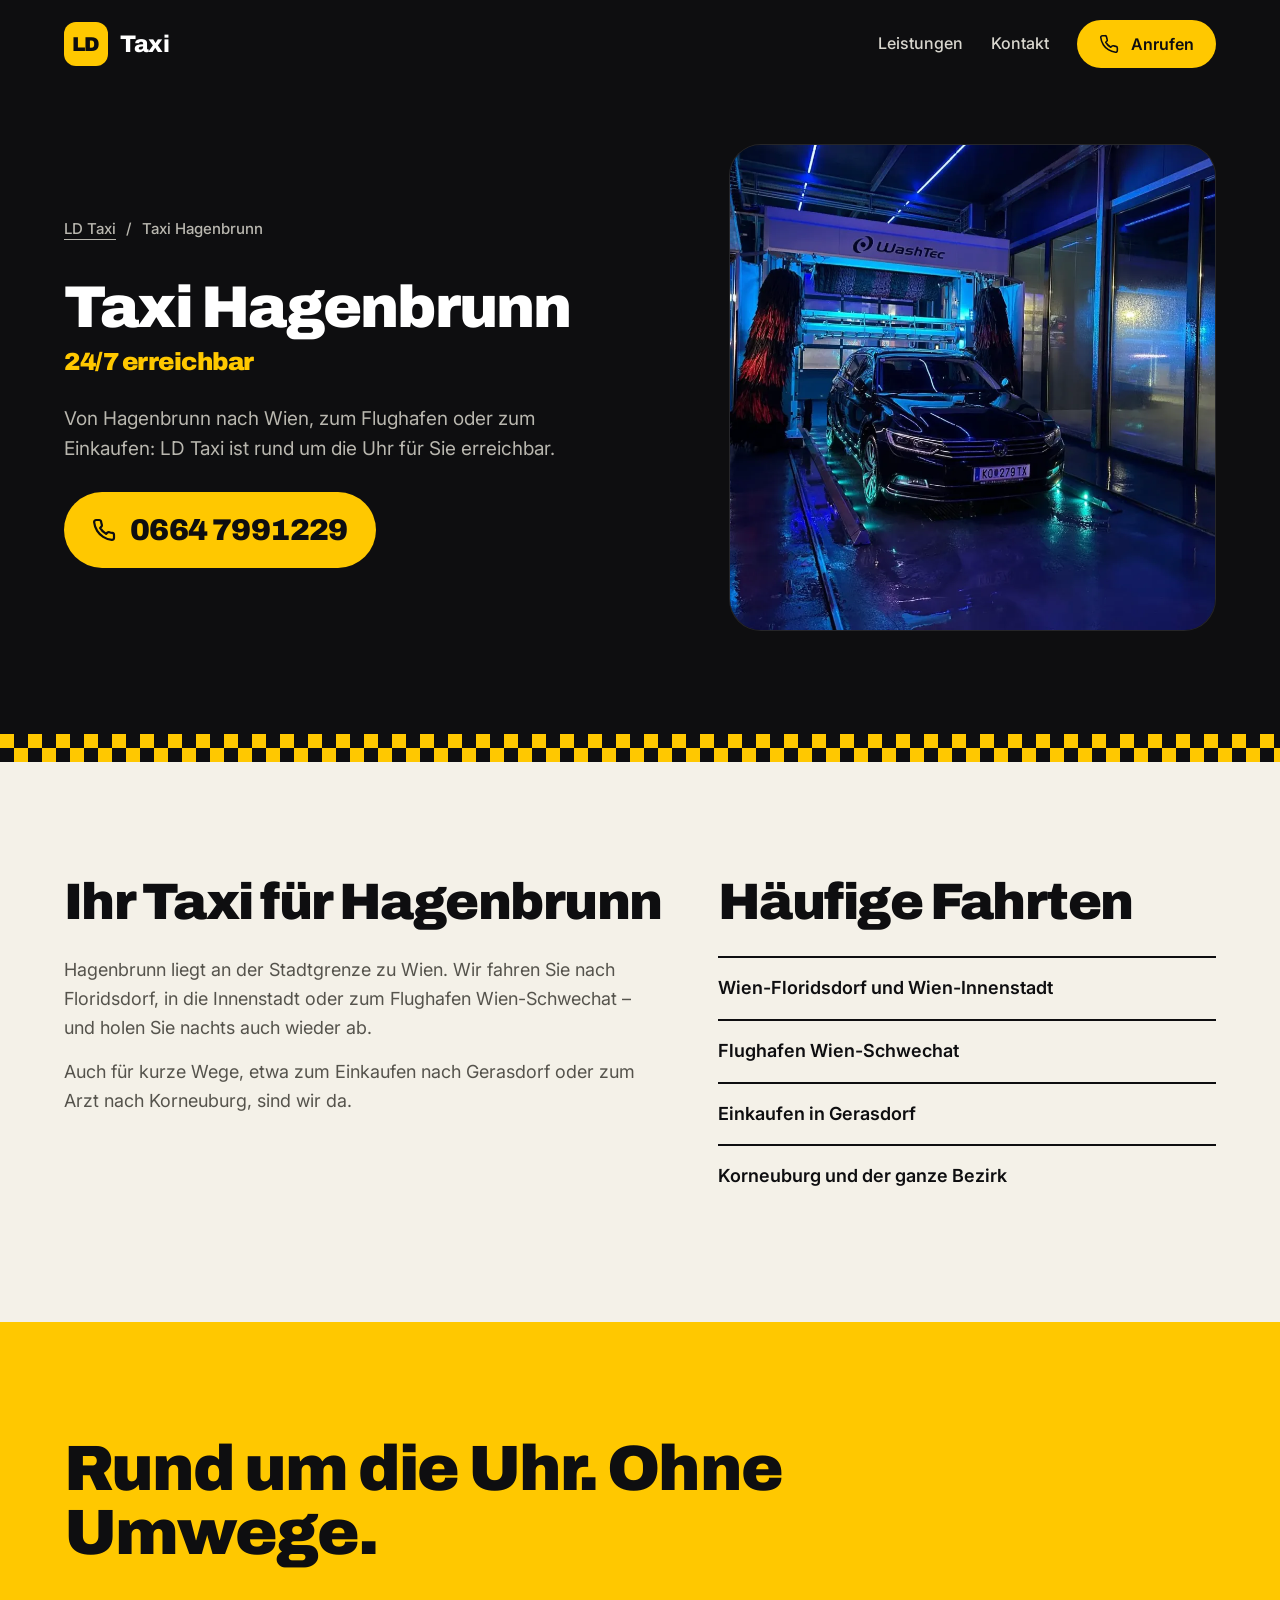
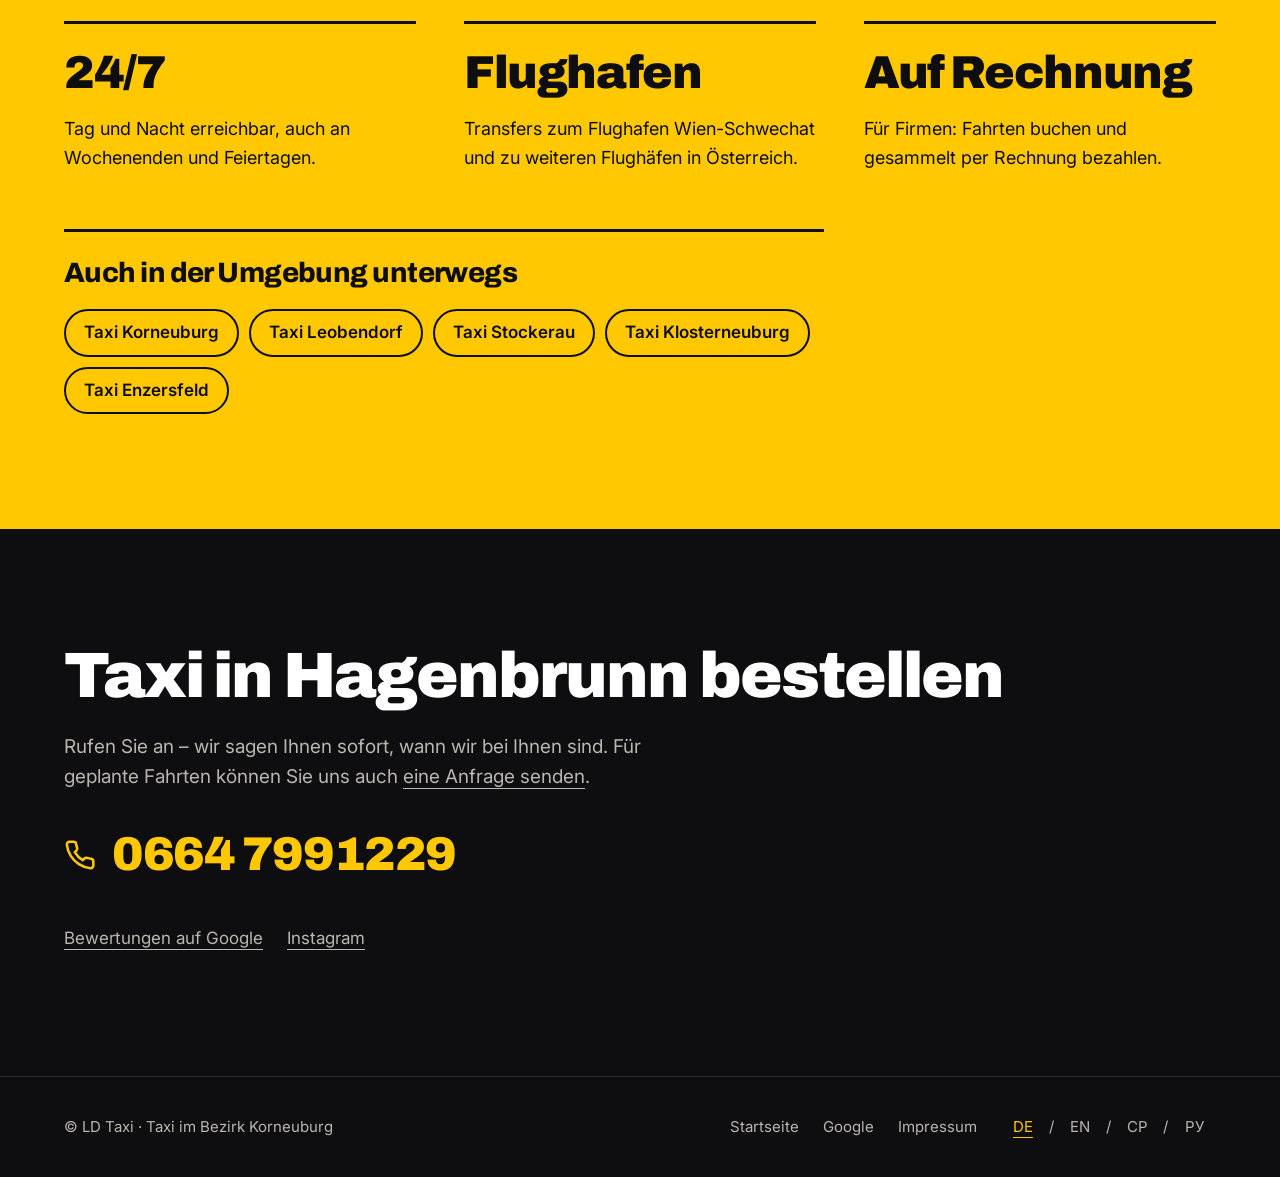
<file: taxi-hagenbrunn/index.html>
<!doctype html>
<html lang="de">
<head>
<meta charset="utf-8">
<meta name="viewport" content="width=device-width, initial-scale=1">
<meta name="theme-color" content="#0E0E10">
<meta name="description" content="Taxi in Hagenbrunn rund um die Uhr: Fahrten nach Wien, zum Flughafen Wien-Schwechat und im ganzen Bezirk Korneuburg. LD Taxi: 0664 7991229.">
<title>Taxi Hagenbrunn · 24/7 · LD Taxi · 0664 7991229</title>
<link rel="canonical" href="https://www.ldtaxi.at/taxi-hagenbrunn/">
<meta property="og:type" content="website">
<meta property="og:locale" content="de_AT">
<meta property="og:site_name" content="LD Taxi">
<meta property="og:url" content="https://www.ldtaxi.at/taxi-hagenbrunn/">
<meta property="og:title" content="Taxi Hagenbrunn · 24/7 · LD Taxi · 0664 7991229">
<meta property="og:description" content="Taxi in Hagenbrunn rund um die Uhr: Fahrten nach Wien, zum Flughafen Wien-Schwechat und im ganzen Bezirk Korneuburg. LD Taxi: 0664 7991229.">
<meta property="og:image" content="https://www.ldtaxi.at/assets/img/photos/ld-taxi-passat-waschstrasse.webp">
<meta name="twitter:card" content="summary_large_image">
<link rel="icon" href="/assets/img/LDTaxi_logo_klein.png">
<link rel="apple-touch-icon" href="/assets/img/apple-touch-icon.png">
<link rel="preconnect" href="https://fonts.googleapis.com">
<link rel="preconnect" href="https://fonts.gstatic.com" crossorigin>
<link href="https://fonts.googleapis.com/css2?family=Archivo:wght@600;800;900&amp;family=Inter:wght@400;500;600&amp;display=swap" rel="stylesheet">
<link rel="stylesheet" href="/css/redesign.css?v=20261112-3">
<link rel="stylesheet" href="/css/town.css?v=20261112-4">
<script type="application/ld+json">
{
  "@context": "https://schema.org",
  "@graph": [
    {
      "@type": "TaxiService",
      "@id": "https://www.ldtaxi.at/taxi-hagenbrunn/#service",
      "name": "Taxi Hagenbrunn",
      "url": "https://www.ldtaxi.at/taxi-hagenbrunn/",
      "provider": {
        "@id": "https://www.ldtaxi.at/#business"
      },
      "areaServed": {
        "@type": "City",
        "name": "Hagenbrunn"
      },
      "availableChannel": {
        "@type": "ServiceChannel",
        "servicePhone": {
          "@type": "ContactPoint",
          "telephone": "+43 664 7991229",
          "contactType": "Taxibestellung",
          "hoursAvailable": "Mo-Su 00:00-23:59"
        }
      }
    },
    {
      "@type": "BreadcrumbList",
      "itemListElement": [
        {
          "@type": "ListItem",
          "position": 1,
          "name": "LD Taxi",
          "item": "https://www.ldtaxi.at/"
        },
        {
          "@type": "ListItem",
          "position": 2,
          "name": "Taxi Hagenbrunn",
          "item": "https://www.ldtaxi.at/taxi-hagenbrunn/"
        }
      ]
    }
  ]
}
</script>
<script type="application/json" id="page-i18n">{"de": {"pageTitle": "Taxi Hagenbrunn · 24/7 · LD Taxi · 0664 7991229", "pageMeta": "Taxi in Hagenbrunn rund um die Uhr: Fahrten nach Wien, zum Flughafen Wien-Schwechat und im ganzen Bezirk Korneuburg. LD Taxi: 0664 7991229.", "townH1": "Taxi Hagenbrunn", "townSub": "24/7 erreichbar", "townLead": "Von Hagenbrunn nach Wien, zum Flughafen oder zum Einkaufen: LD Taxi ist rund um die Uhr für Sie erreichbar.", "townBodyH": "Ihr Taxi für Hagenbrunn", "townDestH": "Häufige Fahrten", "townT1": "Tag und Nacht erreichbar, auch an Wochenenden und Feiertagen.", "townStat2": "Flughafen", "townT2": "Transfers zum Flughafen Wien-Schwechat und zu weiteren Flughäfen in Österreich.", "townT3": "Für Firmen: Fahrten buchen und gesammelt per Rechnung bezahlen.", "townNearH": "Auch in der Umgebung unterwegs", "townCtaH": "Taxi in Hagenbrunn bestellen", "townCtaText": "Rufen Sie an – wir sagen Ihnen sofort, wann wir bei Ihnen sind. Für geplante Fahrten können Sie uns auch", "townCtaLink": "eine Anfrage senden", "townHome": "Startseite", "townBody0": "Hagenbrunn liegt an der Stadtgrenze zu Wien. Wir fahren Sie nach Floridsdorf, in die Innenstadt oder zum Flughafen Wien-Schwechat – und holen Sie nachts auch wieder ab.", "townBody1": "Auch für kurze Wege, etwa zum Einkaufen nach Gerasdorf oder zum Arzt nach Korneuburg, sind wir da.", "townDest0": "Wien-Floridsdorf und Wien-Innenstadt", "townDest1": "Flughafen Wien-Schwechat", "townDest2": "Einkaufen in Gerasdorf", "townDest3": "Korneuburg und der ganze Bezirk"}, "en": {"pageTitle": "Taxi Hagenbrunn · 24/7 · LD Taxi · 0664 7991229", "pageMeta": "Taxi in Hagenbrunn around the clock: rides to Vienna, to Vienna Airport and across the Korneuburg district. LD Taxi: 0664 7991229.", "townH1": "Taxi Hagenbrunn", "townSub": "Available 24/7", "townLead": "From Hagenbrunn to Vienna, to the airport or to the shops: LD Taxi is available around the clock.", "townBodyH": "Your taxi for Hagenbrunn", "townDestH": "Popular rides", "townT1": "Available day and night, including weekends and public holidays.", "townStat2": "Airport", "townT2": "Transfers to Vienna Airport (Schwechat) and other airports in Austria.", "townT3": "For companies: book rides and pay for them together by invoice.", "townNearH": "Also on the road nearby", "townCtaH": "Book a taxi in Hagenbrunn", "townCtaText": "Give us a call – we'll tell you right away when we can be there. For planned rides you can also", "townCtaLink": "send us a request", "townHome": "Home", "townBody0": "Hagenbrunn sits right on the Vienna city border. We take you to Floridsdorf, the city centre or Vienna Airport – and pick you up again at night.", "townBody1": "We're also there for short trips, such as shopping in Gerasdorf or a doctor's appointment in Korneuburg.", "townDest0": "Vienna-Floridsdorf and central Vienna", "townDest1": "Vienna Airport (Schwechat)", "townDest2": "Shopping in Gerasdorf", "townDest3": "Korneuburg and the whole district"}, "sr": {"pageTitle": "Такси Хагенбрун · 24/7 · LD Taxi · 0664 7991229", "pageMeta": "Такси у Хагенбруну даноноћно: вожње у Беч, на аеродром Беч-Швехат и по целом округу Корнојбург. LD Taxi: 0664 7991229.", "townH1": "Такси Хагенбрун", "townSub": "Доступни 24/7", "townLead": "Из Хагенбруна у Беч, на аеродром или у куповину: LD Taxi је доступан даноноћно.", "townBodyH": "Ваш такси за Хагенбрун", "townDestH": "Честе вожње", "townT1": "Доступни дању и ноћу, и викендом и празницима.", "townStat2": "Аеродром", "townT2": "Трансфери до аеродрома Беч-Швехат и других аеродрома у Аустрији.", "townT3": "За фирме: резервишите вожње и платите их збирно по рачуну.", "townNearH": "Возимо и у околини", "townCtaH": "Наручите такси: Хагенбрун", "townCtaText": "Позовите нас – одмах ћемо вам рећи када можемо да будемо код вас. За планиране вожње можете нам и", "townCtaLink": "послати упит", "townHome": "Почетна", "townBody0": "Хагенбрун се налази на самој граници Беча. Возимо вас у Флоридсдорф, у центар града или на аеродром Беч-Швехат – и ноћу вас поново покупимо.", "townBody1": "Ту смо и за кратке вожње, на пример у куповину у Герасдорф или код лекара у Корнојбург.", "townDest0": "Беч-Флоридсдорф и центар Беча", "townDest1": "Аеродром Беч-Швехат", "townDest2": "Куповина у Герасдорфу", "townDest3": "Корнојбург и цео округ"}, "ru": {"pageTitle": "Такси Хагенбрунн · 24/7 · LD Taxi · 0664 7991229", "pageMeta": "Такси в Хагенбрунне круглосуточно: поездки в Вену, в аэропорт Вена-Швехат и по всему округу Корнойбург. LD Taxi: 0664 7991229.", "townH1": "Такси Хагенбрунн", "townSub": "На связи 24/7", "townLead": "Из Хагенбрунна в Вену, в аэропорт или за покупками: LD Taxi на связи круглосуточно.", "townBodyH": "Ваше такси: Хагенбрунн", "townDestH": "Популярные поездки", "townT1": "На связи днём и ночью, в том числе в выходные и праздники.", "townStat2": "Аэропорт", "townT2": "Трансферы в аэропорт Вена-Швехат и другие аэропорты Австрии.", "townT3": "Для компаний: бронируйте поездки и оплачивайте их одним счётом.", "townNearH": "Также ездим поблизости", "townCtaH": "Заказать такси: Хагенбрунн", "townCtaText": "Позвоните нам – мы сразу скажем, когда сможем быть у вас. Для запланированных поездок вы также можете", "townCtaLink": "отправить заявку", "townHome": "Главная", "townBody0": "Хагенбрунн расположен прямо на границе Вены. Мы отвезём вас во Флоридсдорф, в центр города или в аэропорт Вена-Швехат – и ночью заберём обратно.", "townBody1": "Мы также выполняем короткие поездки, например за покупками в Герасдорф или к врачу в Корнойбург.", "townDest0": "Вена-Флоридсдорф и центр Вены", "townDest1": "Аэропорт Вена-Швехат", "townDest2": "Покупки в Герасдорфе", "townDest3": "Корнойбург и весь округ"}}</script>
<script src="/js/translate.js?v=20261112-3" defer></script>
</head>
<body class="town-page" data-page="town">
<a class="skip-link" href="#main" data-i18n="skip">Zum Inhalt</a>
<header class="site-header container">
<a class="brand" href="/" aria-label="LD Taxi – Startseite" data-i18n-aria="homeLabel"><span class="brand-badge">LD</span><span>Taxi</span></a>
<div class="header-actions"><nav aria-label="Hauptnavigation" data-i18n-aria="navLabel"><a href="/#leistungen" data-i18n="navServices">Leistungen</a><a href="/#kontakt" data-i18n="contact">Kontakt</a></nav><a class="button primary header-call" href="tel:+436647991229"><svg width="20" height="20" viewBox="0 0 24 24" fill="none" stroke="currentColor" stroke-width="2.2" stroke-linecap="round" stroke-linejoin="round" aria-hidden="true"><path d="M22 16.92v3a2 2 0 0 1-2.18 2 19.79 19.79 0 0 1-8.63-3.07 19.5 19.5 0 0 1-6-6 19.79 19.79 0 0 1-3.07-8.67A2 2 0 0 1 4.11 2h3a2 2 0 0 1 2 1.72 12.84 12.84 0 0 0 .7 2.81 2 2 0 0 1-.45 2.11L8.09 9.91a16 16 0 0 0 6 6l1.27-1.27a2 2 0 0 1 2.11-.45 12.84 12.84 0 0 0 2.81.7A2 2 0 0 1 22 16.92z"/></svg><span data-i18n="call">Anrufen</span></a></div>
</header>
<main id="main">
<section class="town-hero section"><div class="container town-grid has-photo">
<div class="town-copy">
<nav class="breadcrumb" aria-label="Brotkrümelnavigation"><a href="/">LD Taxi</a><span aria-hidden="true">/</span><span data-i18n="townH1">Taxi Hagenbrunn</span></nav>
<h1><span data-i18n="townH1">Taxi Hagenbrunn</span><span class="accent" data-i18n="townSub">24/7 erreichbar</span></h1>
<p class="hero-description" data-i18n="townLead">Von Hagenbrunn nach Wien, zum Flughafen oder zum Einkaufen: LD Taxi ist rund um die Uhr für Sie erreichbar.</p>
<a class="town-call" href="tel:+436647991229"><svg width="20" height="20" viewBox="0 0 24 24" fill="none" stroke="currentColor" stroke-width="2.2" stroke-linecap="round" stroke-linejoin="round" aria-hidden="true"><path d="M22 16.92v3a2 2 0 0 1-2.18 2 19.79 19.79 0 0 1-8.63-3.07 19.5 19.5 0 0 1-6-6 19.79 19.79 0 0 1-3.07-8.67A2 2 0 0 1 4.11 2h3a2 2 0 0 1 2 1.72 12.84 12.84 0 0 0 .7 2.81 2 2 0 0 1-.45 2.11L8.09 9.91a16 16 0 0 0 6 6l1.27-1.27a2 2 0 0 1 2.11-.45 12.84 12.84 0 0 0 2.81.7A2 2 0 0 1 22 16.92z"/></svg><span>0664 7991229</span></a>
</div>
<figure class="town-photo"><img src="/assets/img/photos/ld-taxi-passat-waschstrasse.webp" width="928" height="928" alt="Der schwarze VW Passat von LD Taxi in der Waschstraße – das Auto ist immer gepflegt" loading="eager" decoding="async"></figure>
</div></section>
<div class="checker" aria-hidden="true"></div>
<section class="section town-body"><div class="container town-columns">
<div><h2 data-i18n="townBodyH">Ihr Taxi für Hagenbrunn</h2><p data-i18n="townBody0">Hagenbrunn liegt an der Stadtgrenze zu Wien. Wir fahren Sie nach Floridsdorf, in die Innenstadt oder zum Flughafen Wien-Schwechat – und holen Sie nachts auch wieder ab.</p><p data-i18n="townBody1">Auch für kurze Wege, etwa zum Einkaufen nach Gerasdorf oder zum Arzt nach Korneuburg, sind wir da.</p></div>
<div><h2 data-i18n="townDestH">Häufige Fahrten</h2><ul class="town-list"><li data-i18n="townDest0">Wien-Floridsdorf und Wien-Innenstadt</li><li data-i18n="townDest1">Flughafen Wien-Schwechat</li><li data-i18n="townDest2">Einkaufen in Gerasdorf</li><li data-i18n="townDest3">Korneuburg und der ganze Bezirk</li></ul></div>
</div></section>
<section class="section benefits"><div class="container"><h2 data-i18n="whyHeading">Rund um die Uhr. Ohne Umwege.</h2><div class="benefit-grid"><div><p class="stat">24/7</p><p data-i18n="townT1">Tag und Nacht erreichbar, auch an Wochenenden und Feiertagen.</p></div><div><p class="stat" data-i18n="townStat2">Flughafen</p><p data-i18n="townT2">Transfers zum Flughafen Wien-Schwechat und zu weiteren Flughäfen in Österreich.</p></div><div><p class="stat" data-i18n="invoice">Auf Rechnung</p><p data-i18n="townT3">Für Firmen: Fahrten buchen und gesammelt per Rechnung bezahlen.</p></div></div>
<div class="area"><h3 data-i18n="townNearH">Auch in der Umgebung unterwegs</h3><ul class="town-links"><li><a href="/" data-i18n="town_home">Taxi Korneuburg</a></li><li><a href="/taxi-leobendorf/" data-i18n="town_taxi-leobendorf">Taxi Leobendorf</a></li><li><a href="/taxi-stockerau/" data-i18n="town_taxi-stockerau">Taxi Stockerau</a></li><li><a href="/taxi-klosterneuburg/" data-i18n="town_taxi-klosterneuburg">Taxi Klosterneuburg</a></li><li><a href="/taxi-enzersfeld/" data-i18n="town_taxi-enzersfeld">Taxi Enzersfeld</a></li></ul></div></div></section>
<section class="section town-cta"><div class="container"><h2 data-i18n="townCtaH">Taxi in Hagenbrunn bestellen</h2><p class="intro-copy"><span data-i18n="townCtaText">Rufen Sie an – wir sagen Ihnen sofort, wann wir bei Ihnen sind. Für geplante Fahrten können Sie uns auch</span> <a href="/#kontakt" data-i18n="townCtaLink">eine Anfrage senden</a>.</p><a class="contact-number" href="tel:+436647991229"><svg width="20" height="20" viewBox="0 0 24 24" fill="none" stroke="currentColor" stroke-width="2.2" stroke-linecap="round" stroke-linejoin="round" aria-hidden="true"><path d="M22 16.92v3a2 2 0 0 1-2.18 2 19.79 19.79 0 0 1-8.63-3.07 19.5 19.5 0 0 1-6-6 19.79 19.79 0 0 1-3.07-8.67A2 2 0 0 1 4.11 2h3a2 2 0 0 1 2 1.72 12.84 12.84 0 0 0 .7 2.81 2 2 0 0 1-.45 2.11L8.09 9.91a16 16 0 0 0 6 6l1.27-1.27a2 2 0 0 1 2.11-.45 12.84 12.84 0 0 0 2.81.7A2 2 0 0 1 22 16.92z"/></svg><span>0664 7991229</span></a><p class="contact-links"><a href="https://www.google.com/search?kgmid=/g/11w3j1tlwx&q=LD+Taxi" rel="noopener" target="_blank" data-i18n="googleReviews">Bewertungen auf Google</a><a href="https://www.instagram.com/ld.taxi/" rel="noopener" target="_blank">Instagram</a></p></div></section>
</main>
<footer class="site-footer"><div class="container footer-inner"><p data-i18n="footer">© LD Taxi · Taxi im Bezirk Korneuburg</p><div class="footer-links"><a href="/" data-i18n="townHome">Startseite</a><a href="https://www.google.com/search?kgmid=/g/11w3j1tlwx&q=LD+Taxi" rel="noopener" target="_blank">Google</a><a href="/impressum.html" data-i18n="legal">Impressum</a><div class="language-switch" role="group" aria-label="Sprache wählen" data-i18n-aria="languageLabel"><button type="button" data-language="de" lang="de" aria-label="Deutsch" aria-pressed="true">DE</button><span aria-hidden="true">/</span><button type="button" data-language="en" lang="en" aria-label="English" aria-pressed="false">EN</button><span aria-hidden="true">/</span><button type="button" data-language="sr" lang="sr-Cyrl" aria-label="Српски (ћирилица)" aria-pressed="false">СР</button><span aria-hidden="true">/</span><button type="button" data-language="ru" lang="ru" aria-label="Русский" aria-pressed="false">РУ</button></div></div></div></footer>
<div class="mobile-call"><a class="button primary" href="tel:+436647991229"><svg width="20" height="20" viewBox="0 0 24 24" fill="none" stroke="currentColor" stroke-width="2.2" stroke-linecap="round" stroke-linejoin="round" aria-hidden="true"><path d="M22 16.92v3a2 2 0 0 1-2.18 2 19.79 19.79 0 0 1-8.63-3.07 19.5 19.5 0 0 1-6-6 19.79 19.79 0 0 1-3.07-8.67A2 2 0 0 1 4.11 2h3a2 2 0 0 1 2 1.72 12.84 12.84 0 0 0 .7 2.81 2 2 0 0 1-.45 2.11L8.09 9.91a16 16 0 0 0 6 6l1.27-1.27a2 2 0 0 1 2.11-.45 12.84 12.84 0 0 0 2.81.7A2 2 0 0 1 22 16.92z"/></svg><span data-i18n="callNow">Jetzt Taxi rufen</span></a></div>
</body>
</html>
</file>
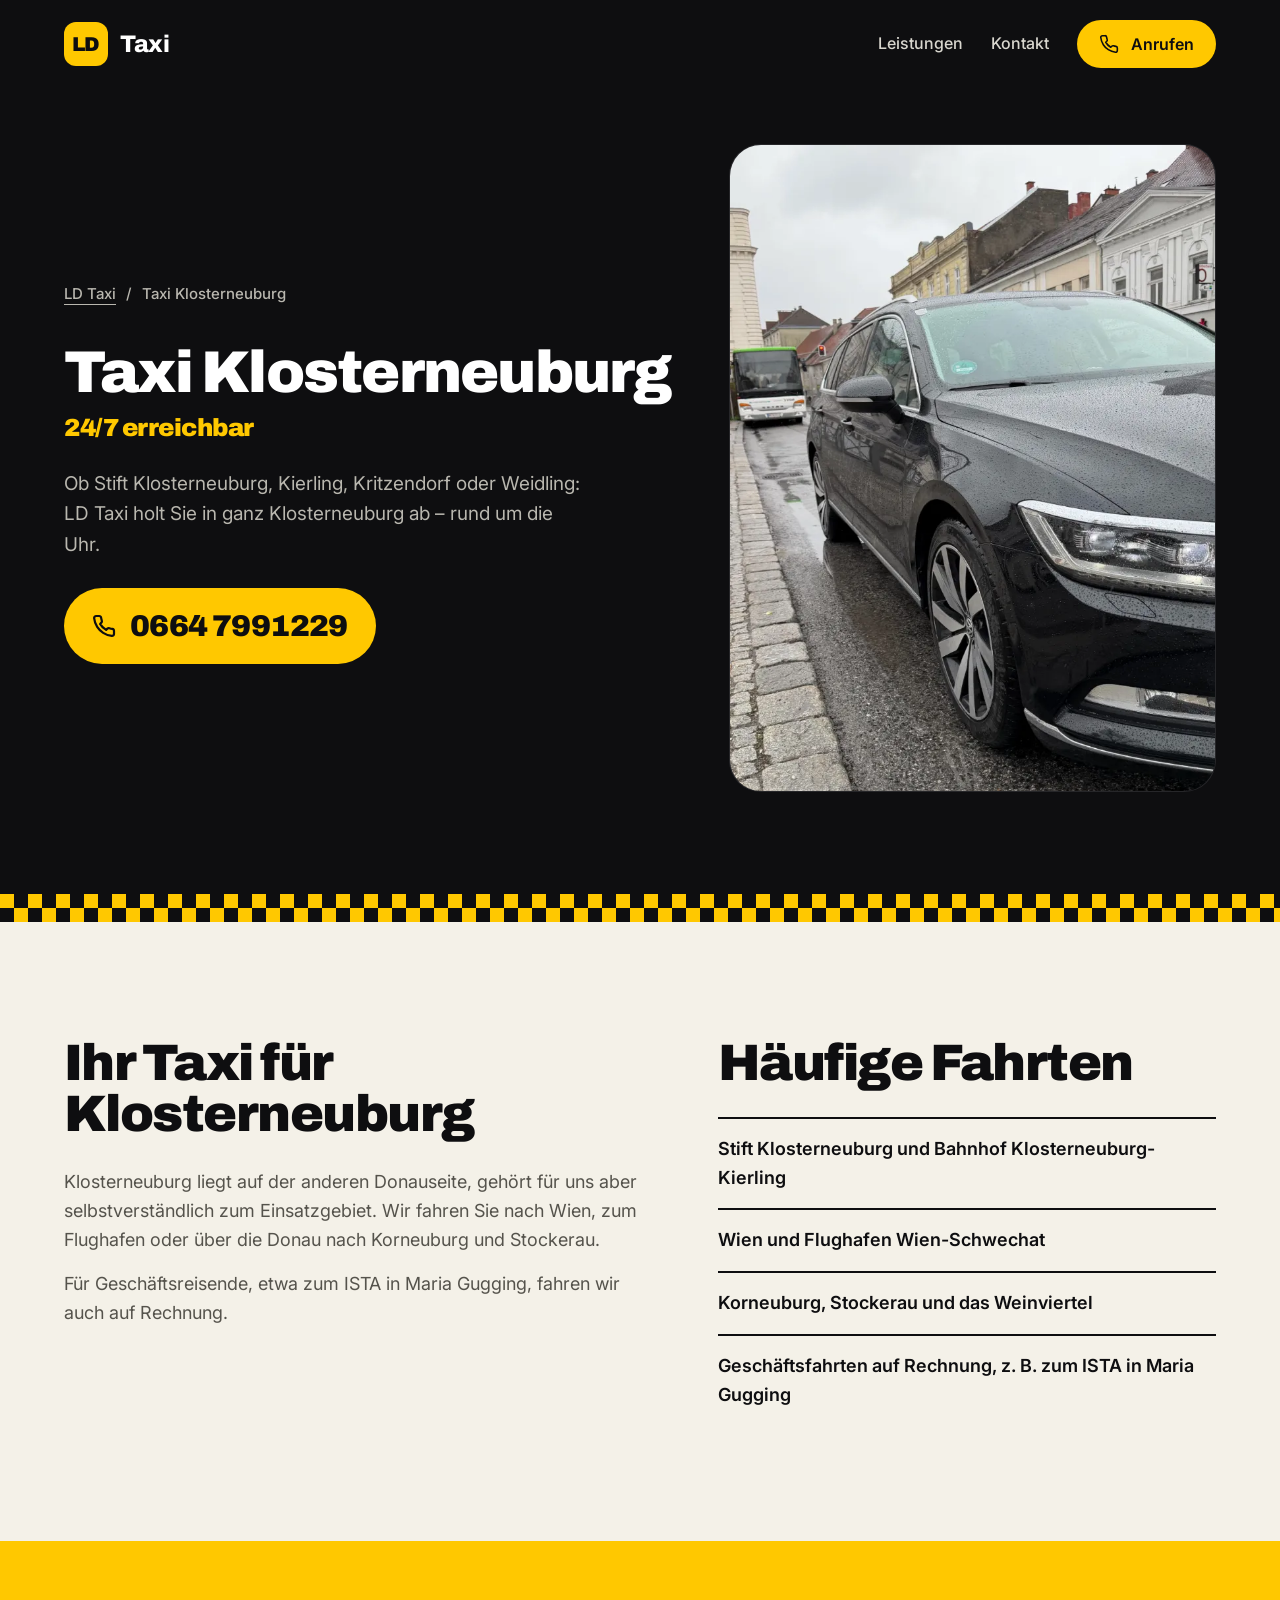
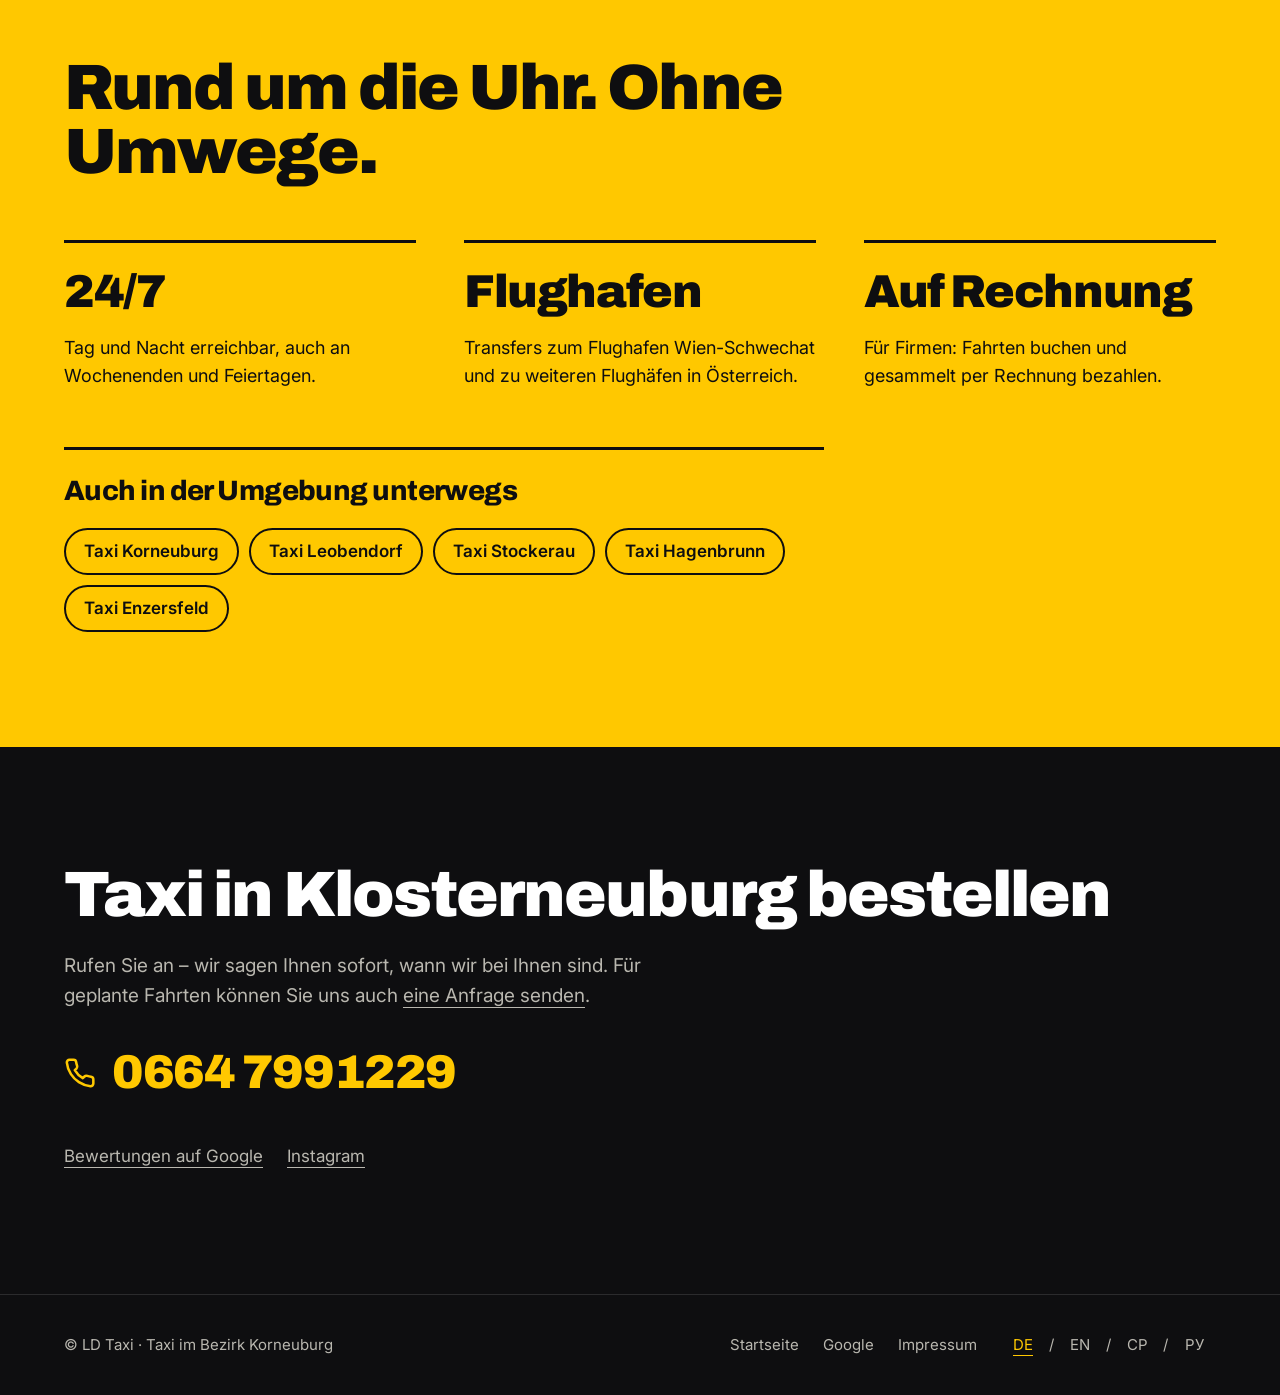
<file: taxi-klosterneuburg/index.html>
<!doctype html>
<html lang="de">
<head>
<meta charset="utf-8">
<meta name="viewport" content="width=device-width, initial-scale=1">
<meta name="theme-color" content="#0E0E10">
<meta name="description" content="Taxi in Klosterneuburg rund um die Uhr: Fahrten zum Bahnhof, nach Wien, zum Flughafen Wien-Schwechat und ins Weinviertel. LD Taxi: 0664 7991229.">
<title>Taxi Klosterneuburg · 24/7 · LD Taxi · 0664 7991229</title>
<link rel="canonical" href="https://www.ldtaxi.at/taxi-klosterneuburg/">
<meta property="og:type" content="website">
<meta property="og:locale" content="de_AT">
<meta property="og:site_name" content="LD Taxi">
<meta property="og:url" content="https://www.ldtaxi.at/taxi-klosterneuburg/">
<meta property="og:title" content="Taxi Klosterneuburg · 24/7 · LD Taxi · 0664 7991229">
<meta property="og:description" content="Taxi in Klosterneuburg rund um die Uhr: Fahrten zum Bahnhof, nach Wien, zum Flughafen Wien-Schwechat und ins Weinviertel. LD Taxi: 0664 7991229.">
<meta property="og:image" content="https://www.ldtaxi.at/assets/img/photos/ld-taxi-passat-regen.webp">
<meta name="twitter:card" content="summary_large_image">
<link rel="icon" href="/assets/img/LDTaxi_logo_klein.png">
<link rel="apple-touch-icon" href="/assets/img/apple-touch-icon.png">
<link rel="preconnect" href="https://fonts.googleapis.com">
<link rel="preconnect" href="https://fonts.gstatic.com" crossorigin>
<link href="https://fonts.googleapis.com/css2?family=Archivo:wght@600;800;900&amp;family=Inter:wght@400;500;600&amp;display=swap" rel="stylesheet">
<link rel="stylesheet" href="/css/redesign.css?v=20261112-3">
<link rel="stylesheet" href="/css/town.css?v=20261112-4">
<script type="application/ld+json">
{
  "@context": "https://schema.org",
  "@graph": [
    {
      "@type": "TaxiService",
      "@id": "https://www.ldtaxi.at/taxi-klosterneuburg/#service",
      "name": "Taxi Klosterneuburg",
      "url": "https://www.ldtaxi.at/taxi-klosterneuburg/",
      "provider": {
        "@id": "https://www.ldtaxi.at/#business"
      },
      "areaServed": {
        "@type": "City",
        "name": "Klosterneuburg"
      },
      "availableChannel": {
        "@type": "ServiceChannel",
        "servicePhone": {
          "@type": "ContactPoint",
          "telephone": "+43 664 7991229",
          "contactType": "Taxibestellung",
          "hoursAvailable": "Mo-Su 00:00-23:59"
        }
      }
    },
    {
      "@type": "BreadcrumbList",
      "itemListElement": [
        {
          "@type": "ListItem",
          "position": 1,
          "name": "LD Taxi",
          "item": "https://www.ldtaxi.at/"
        },
        {
          "@type": "ListItem",
          "position": 2,
          "name": "Taxi Klosterneuburg",
          "item": "https://www.ldtaxi.at/taxi-klosterneuburg/"
        }
      ]
    }
  ]
}
</script>
<script type="application/json" id="page-i18n">{"de": {"pageTitle": "Taxi Klosterneuburg · 24/7 · LD Taxi · 0664 7991229", "pageMeta": "Taxi in Klosterneuburg rund um die Uhr: Fahrten zum Bahnhof, nach Wien, zum Flughafen Wien-Schwechat und ins Weinviertel. LD Taxi: 0664 7991229.", "townH1": "Taxi Klosterneuburg", "townSub": "24/7 erreichbar", "townLead": "Ob Stift Klosterneuburg, Kierling, Kritzendorf oder Weidling: LD Taxi holt Sie in ganz Klosterneuburg ab – rund um die Uhr.", "townBodyH": "Ihr Taxi für Klosterneuburg", "townDestH": "Häufige Fahrten", "townT1": "Tag und Nacht erreichbar, auch an Wochenenden und Feiertagen.", "townStat2": "Flughafen", "townT2": "Transfers zum Flughafen Wien-Schwechat und zu weiteren Flughäfen in Österreich.", "townT3": "Für Firmen: Fahrten buchen und gesammelt per Rechnung bezahlen.", "townNearH": "Auch in der Umgebung unterwegs", "townCtaH": "Taxi in Klosterneuburg bestellen", "townCtaText": "Rufen Sie an – wir sagen Ihnen sofort, wann wir bei Ihnen sind. Für geplante Fahrten können Sie uns auch", "townCtaLink": "eine Anfrage senden", "townHome": "Startseite", "townBody0": "Klosterneuburg liegt auf der anderen Donauseite, gehört für uns aber selbstverständlich zum Einsatzgebiet. Wir fahren Sie nach Wien, zum Flughafen oder über die Donau nach Korneuburg und Stockerau.", "townBody1": "Für Geschäftsreisende, etwa zum ISTA in Maria Gugging, fahren wir auch auf Rechnung.", "townDest0": "Stift Klosterneuburg und Bahnhof Klosterneuburg-Kierling", "townDest1": "Wien und Flughafen Wien-Schwechat", "townDest2": "Korneuburg, Stockerau und das Weinviertel", "townDest3": "Geschäftsfahrten auf Rechnung, z. B. zum ISTA in Maria Gugging"}, "en": {"pageTitle": "Taxi Klosterneuburg · 24/7 · LD Taxi · 0664 7991229", "pageMeta": "Taxi in Klosterneuburg around the clock: rides to the station, to Vienna, to Vienna Airport and into the Weinviertel. LD Taxi: 0664 7991229.", "townH1": "Taxi Klosterneuburg", "townSub": "Available 24/7", "townLead": "Klosterneuburg Abbey, Kierling, Kritzendorf or Weidling: LD Taxi picks you up anywhere in Klosterneuburg – around the clock.", "townBodyH": "Your taxi for Klosterneuburg", "townDestH": "Popular rides", "townT1": "Available day and night, including weekends and public holidays.", "townStat2": "Airport", "townT2": "Transfers to Vienna Airport (Schwechat) and other airports in Austria.", "townT3": "For companies: book rides and pay for them together by invoice.", "townNearH": "Also on the road nearby", "townCtaH": "Book a taxi in Klosterneuburg", "townCtaText": "Give us a call – we'll tell you right away when we can be there. For planned rides you can also", "townCtaLink": "send us a request", "townHome": "Home", "townBody0": "Klosterneuburg is on the other side of the Danube, but of course it's part of our service area. We take you to Vienna, to the airport or across the Danube to Korneuburg and Stockerau.", "townBody1": "For business travellers, for example to ISTA in Maria Gugging, we also drive on account.", "townDest0": "Klosterneuburg Abbey and Klosterneuburg-Kierling station", "townDest1": "Vienna and Vienna Airport (Schwechat)", "townDest2": "Korneuburg, Stockerau and the Weinviertel", "townDest3": "Business rides on account, e.g. to ISTA in Maria Gugging"}, "sr": {"pageTitle": "Такси Клостернојбург · 24/7 · LD Taxi · 0664 7991229", "pageMeta": "Такси у Клостернојбургу даноноћно: вожње до станице, у Беч, на аеродром Беч-Швехат и у Вајнфиртел. LD Taxi: 0664 7991229.", "townH1": "Такси Клостернојбург", "townSub": "Доступни 24/7", "townLead": "Манастир Клостернојбург, Кирлинг, Крицендорф или Вајдлинг: LD Taxi долази по вас било где у Клостернојбургу – даноноћно.", "townBodyH": "Ваш такси за Клостернојбург", "townDestH": "Честе вожње", "townT1": "Доступни дању и ноћу, и викендом и празницима.", "townStat2": "Аеродром", "townT2": "Трансфери до аеродрома Беч-Швехат и других аеродрома у Аустрији.", "townT3": "За фирме: резервишите вожње и платите их збирно по рачуну.", "townNearH": "Возимо и у околини", "townCtaH": "Наручите такси: Клостернојбург", "townCtaText": "Позовите нас – одмах ћемо вам рећи када можемо да будемо код вас. За планиране вожње можете нам и", "townCtaLink": "послати упит", "townHome": "Почетна", "townBody0": "Клостернојбург је на другој обали Дунава, али наравно спада у наше подручје. Возимо вас у Беч, на аеродром или преко Дунава у Корнојбург и Штокерау.", "townBody1": "За пословна путовања, на пример до ISTA у Марија Гугингу, возимо и по рачуну.", "townDest0": "Манастир Клостернојбург и станица Klosterneuburg-Kierling", "townDest1": "Беч и аеродром Беч-Швехат", "townDest2": "Корнојбург, Штокерау и Вајнфиртел", "townDest3": "Пословне вожње по рачуну, нпр. до ISTA у Марија Гугингу"}, "ru": {"pageTitle": "Такси Клостернойбург · 24/7 · LD Taxi · 0664 7991229", "pageMeta": "Такси в Клостернойбурге круглосуточно: поездки до вокзала, в Вену, в аэропорт Вена-Швехат и в Вайнфиртель. LD Taxi: 0664 7991229.", "townH1": "Такси Клостернойбург", "townSub": "На связи 24/7", "townLead": "Монастырь Клостернойбург, Кирлинг, Крицендорф или Вайдлинг: LD Taxi заберёт вас в любой точке Клостернойбурга – круглосуточно.", "townBodyH": "Ваше такси: Клостернойбург", "townDestH": "Популярные поездки", "townT1": "На связи днём и ночью, в том числе в выходные и праздники.", "townStat2": "Аэропорт", "townT2": "Трансферы в аэропорт Вена-Швехат и другие аэропорты Австрии.", "townT3": "Для компаний: бронируйте поездки и оплачивайте их одним счётом.", "townNearH": "Также ездим поблизости", "townCtaH": "Заказать такси: Клостернойбург", "townCtaText": "Позвоните нам – мы сразу скажем, когда сможем быть у вас. Для запланированных поездок вы также можете", "townCtaLink": "отправить заявку", "townHome": "Главная", "townBody0": "Клостернойбург находится на другом берегу Дуная, но, конечно, входит в нашу зону обслуживания. Мы отвезём вас в Вену, в аэропорт или через Дунай в Корнойбург и Штоккерау.", "townBody1": "Для деловых поездок, например в ISTA в Мария-Гуггинге, мы также ездим по счёту.", "townDest0": "Монастырь Клостернойбург и вокзал Klosterneuburg-Kierling", "townDest1": "Вена и аэропорт Вена-Швехат", "townDest2": "Корнойбург, Штоккерау и Вайнфиртель", "townDest3": "Деловые поездки по счёту, например в ISTA в Мария-Гуггинге"}}</script>
<script src="/js/translate.js?v=20261112-3" defer></script>
</head>
<body class="town-page" data-page="town">
<a class="skip-link" href="#main" data-i18n="skip">Zum Inhalt</a>
<header class="site-header container">
<a class="brand" href="/" aria-label="LD Taxi – Startseite" data-i18n-aria="homeLabel"><span class="brand-badge">LD</span><span>Taxi</span></a>
<div class="header-actions"><nav aria-label="Hauptnavigation" data-i18n-aria="navLabel"><a href="/#leistungen" data-i18n="navServices">Leistungen</a><a href="/#kontakt" data-i18n="contact">Kontakt</a></nav><a class="button primary header-call" href="tel:+436647991229"><svg width="20" height="20" viewBox="0 0 24 24" fill="none" stroke="currentColor" stroke-width="2.2" stroke-linecap="round" stroke-linejoin="round" aria-hidden="true"><path d="M22 16.92v3a2 2 0 0 1-2.18 2 19.79 19.79 0 0 1-8.63-3.07 19.5 19.5 0 0 1-6-6 19.79 19.79 0 0 1-3.07-8.67A2 2 0 0 1 4.11 2h3a2 2 0 0 1 2 1.72 12.84 12.84 0 0 0 .7 2.81 2 2 0 0 1-.45 2.11L8.09 9.91a16 16 0 0 0 6 6l1.27-1.27a2 2 0 0 1 2.11-.45 12.84 12.84 0 0 0 2.81.7A2 2 0 0 1 22 16.92z"/></svg><span data-i18n="call">Anrufen</span></a></div>
</header>
<main id="main">
<section class="town-hero section"><div class="container town-grid has-photo">
<div class="town-copy">
<nav class="breadcrumb" aria-label="Brotkrümelnavigation"><a href="/">LD Taxi</a><span aria-hidden="true">/</span><span data-i18n="townH1">Taxi Klosterneuburg</span></nav>
<h1><span data-i18n="townH1">Taxi Klosterneuburg</span><span class="accent" data-i18n="townSub">24/7 erreichbar</span></h1>
<p class="hero-description" data-i18n="townLead">Ob Stift Klosterneuburg, Kierling, Kritzendorf oder Weidling: LD Taxi holt Sie in ganz Klosterneuburg ab – rund um die Uhr.</p>
<a class="town-call" href="tel:+436647991229"><svg width="20" height="20" viewBox="0 0 24 24" fill="none" stroke="currentColor" stroke-width="2.2" stroke-linecap="round" stroke-linejoin="round" aria-hidden="true"><path d="M22 16.92v3a2 2 0 0 1-2.18 2 19.79 19.79 0 0 1-8.63-3.07 19.5 19.5 0 0 1-6-6 19.79 19.79 0 0 1-3.07-8.67A2 2 0 0 1 4.11 2h3a2 2 0 0 1 2 1.72 12.84 12.84 0 0 0 .7 2.81 2 2 0 0 1-.45 2.11L8.09 9.91a16 16 0 0 0 6 6l1.27-1.27a2 2 0 0 1 2.11-.45 12.84 12.84 0 0 0 2.81.7A2 2 0 0 1 22 16.92z"/></svg><span>0664 7991229</span></a>
</div>
<figure class="town-photo"><img src="/assets/img/photos/ld-taxi-passat-regen.webp" width="736" height="980" alt="Der schwarze VW Passat von LD Taxi bei Regen am Straßenrand" loading="eager" decoding="async"></figure>
</div></section>
<div class="checker" aria-hidden="true"></div>
<section class="section town-body"><div class="container town-columns">
<div><h2 data-i18n="townBodyH">Ihr Taxi für Klosterneuburg</h2><p data-i18n="townBody0">Klosterneuburg liegt auf der anderen Donauseite, gehört für uns aber selbstverständlich zum Einsatzgebiet. Wir fahren Sie nach Wien, zum Flughafen oder über die Donau nach Korneuburg und Stockerau.</p><p data-i18n="townBody1">Für Geschäftsreisende, etwa zum ISTA in Maria Gugging, fahren wir auch auf Rechnung.</p></div>
<div><h2 data-i18n="townDestH">Häufige Fahrten</h2><ul class="town-list"><li data-i18n="townDest0">Stift Klosterneuburg und Bahnhof Klosterneuburg-Kierling</li><li data-i18n="townDest1">Wien und Flughafen Wien-Schwechat</li><li data-i18n="townDest2">Korneuburg, Stockerau und das Weinviertel</li><li data-i18n="townDest3">Geschäftsfahrten auf Rechnung, z. B. zum ISTA in Maria Gugging</li></ul></div>
</div></section>
<section class="section benefits"><div class="container"><h2 data-i18n="whyHeading">Rund um die Uhr. Ohne Umwege.</h2><div class="benefit-grid"><div><p class="stat">24/7</p><p data-i18n="townT1">Tag und Nacht erreichbar, auch an Wochenenden und Feiertagen.</p></div><div><p class="stat" data-i18n="townStat2">Flughafen</p><p data-i18n="townT2">Transfers zum Flughafen Wien-Schwechat und zu weiteren Flughäfen in Österreich.</p></div><div><p class="stat" data-i18n="invoice">Auf Rechnung</p><p data-i18n="townT3">Für Firmen: Fahrten buchen und gesammelt per Rechnung bezahlen.</p></div></div>
<div class="area"><h3 data-i18n="townNearH">Auch in der Umgebung unterwegs</h3><ul class="town-links"><li><a href="/" data-i18n="town_home">Taxi Korneuburg</a></li><li><a href="/taxi-leobendorf/" data-i18n="town_taxi-leobendorf">Taxi Leobendorf</a></li><li><a href="/taxi-stockerau/" data-i18n="town_taxi-stockerau">Taxi Stockerau</a></li><li><a href="/taxi-hagenbrunn/" data-i18n="town_taxi-hagenbrunn">Taxi Hagenbrunn</a></li><li><a href="/taxi-enzersfeld/" data-i18n="town_taxi-enzersfeld">Taxi Enzersfeld</a></li></ul></div></div></section>
<section class="section town-cta"><div class="container"><h2 data-i18n="townCtaH">Taxi in Klosterneuburg bestellen</h2><p class="intro-copy"><span data-i18n="townCtaText">Rufen Sie an – wir sagen Ihnen sofort, wann wir bei Ihnen sind. Für geplante Fahrten können Sie uns auch</span> <a href="/#kontakt" data-i18n="townCtaLink">eine Anfrage senden</a>.</p><a class="contact-number" href="tel:+436647991229"><svg width="20" height="20" viewBox="0 0 24 24" fill="none" stroke="currentColor" stroke-width="2.2" stroke-linecap="round" stroke-linejoin="round" aria-hidden="true"><path d="M22 16.92v3a2 2 0 0 1-2.18 2 19.79 19.79 0 0 1-8.63-3.07 19.5 19.5 0 0 1-6-6 19.79 19.79 0 0 1-3.07-8.67A2 2 0 0 1 4.11 2h3a2 2 0 0 1 2 1.72 12.84 12.84 0 0 0 .7 2.81 2 2 0 0 1-.45 2.11L8.09 9.91a16 16 0 0 0 6 6l1.27-1.27a2 2 0 0 1 2.11-.45 12.84 12.84 0 0 0 2.81.7A2 2 0 0 1 22 16.92z"/></svg><span>0664 7991229</span></a><p class="contact-links"><a href="https://www.google.com/search?kgmid=/g/11w3j1tlwx&q=LD+Taxi" rel="noopener" target="_blank" data-i18n="googleReviews">Bewertungen auf Google</a><a href="https://www.instagram.com/ld.taxi/" rel="noopener" target="_blank">Instagram</a></p></div></section>
</main>
<footer class="site-footer"><div class="container footer-inner"><p data-i18n="footer">© LD Taxi · Taxi im Bezirk Korneuburg</p><div class="footer-links"><a href="/" data-i18n="townHome">Startseite</a><a href="https://www.google.com/search?kgmid=/g/11w3j1tlwx&q=LD+Taxi" rel="noopener" target="_blank">Google</a><a href="/impressum.html" data-i18n="legal">Impressum</a><div class="language-switch" role="group" aria-label="Sprache wählen" data-i18n-aria="languageLabel"><button type="button" data-language="de" lang="de" aria-label="Deutsch" aria-pressed="true">DE</button><span aria-hidden="true">/</span><button type="button" data-language="en" lang="en" aria-label="English" aria-pressed="false">EN</button><span aria-hidden="true">/</span><button type="button" data-language="sr" lang="sr-Cyrl" aria-label="Српски (ћирилица)" aria-pressed="false">СР</button><span aria-hidden="true">/</span><button type="button" data-language="ru" lang="ru" aria-label="Русский" aria-pressed="false">РУ</button></div></div></div></footer>
<div class="mobile-call"><a class="button primary" href="tel:+436647991229"><svg width="20" height="20" viewBox="0 0 24 24" fill="none" stroke="currentColor" stroke-width="2.2" stroke-linecap="round" stroke-linejoin="round" aria-hidden="true"><path d="M22 16.92v3a2 2 0 0 1-2.18 2 19.79 19.79 0 0 1-8.63-3.07 19.5 19.5 0 0 1-6-6 19.79 19.79 0 0 1-3.07-8.67A2 2 0 0 1 4.11 2h3a2 2 0 0 1 2 1.72 12.84 12.84 0 0 0 .7 2.81 2 2 0 0 1-.45 2.11L8.09 9.91a16 16 0 0 0 6 6l1.27-1.27a2 2 0 0 1 2.11-.45 12.84 12.84 0 0 0 2.81.7A2 2 0 0 1 22 16.92z"/></svg><span data-i18n="callNow">Jetzt Taxi rufen</span></a></div>
</body>
</html>
</file>
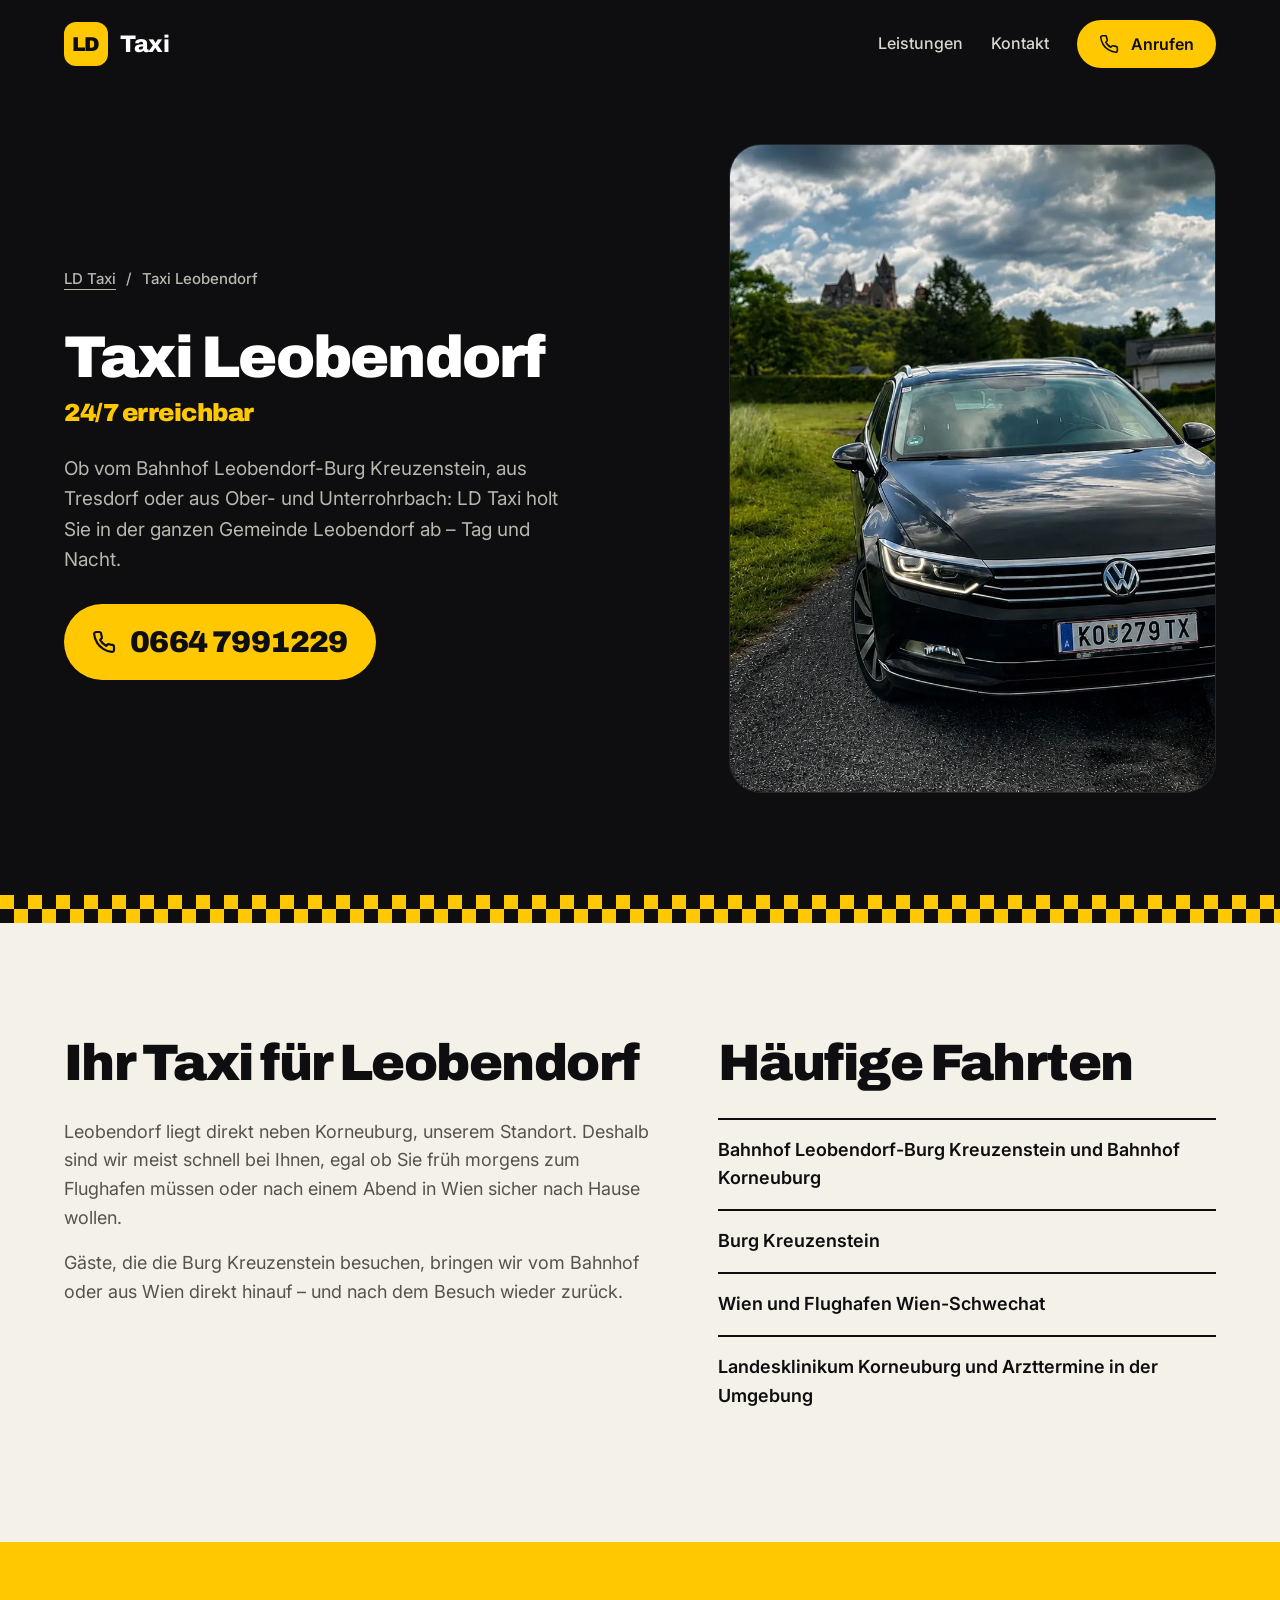
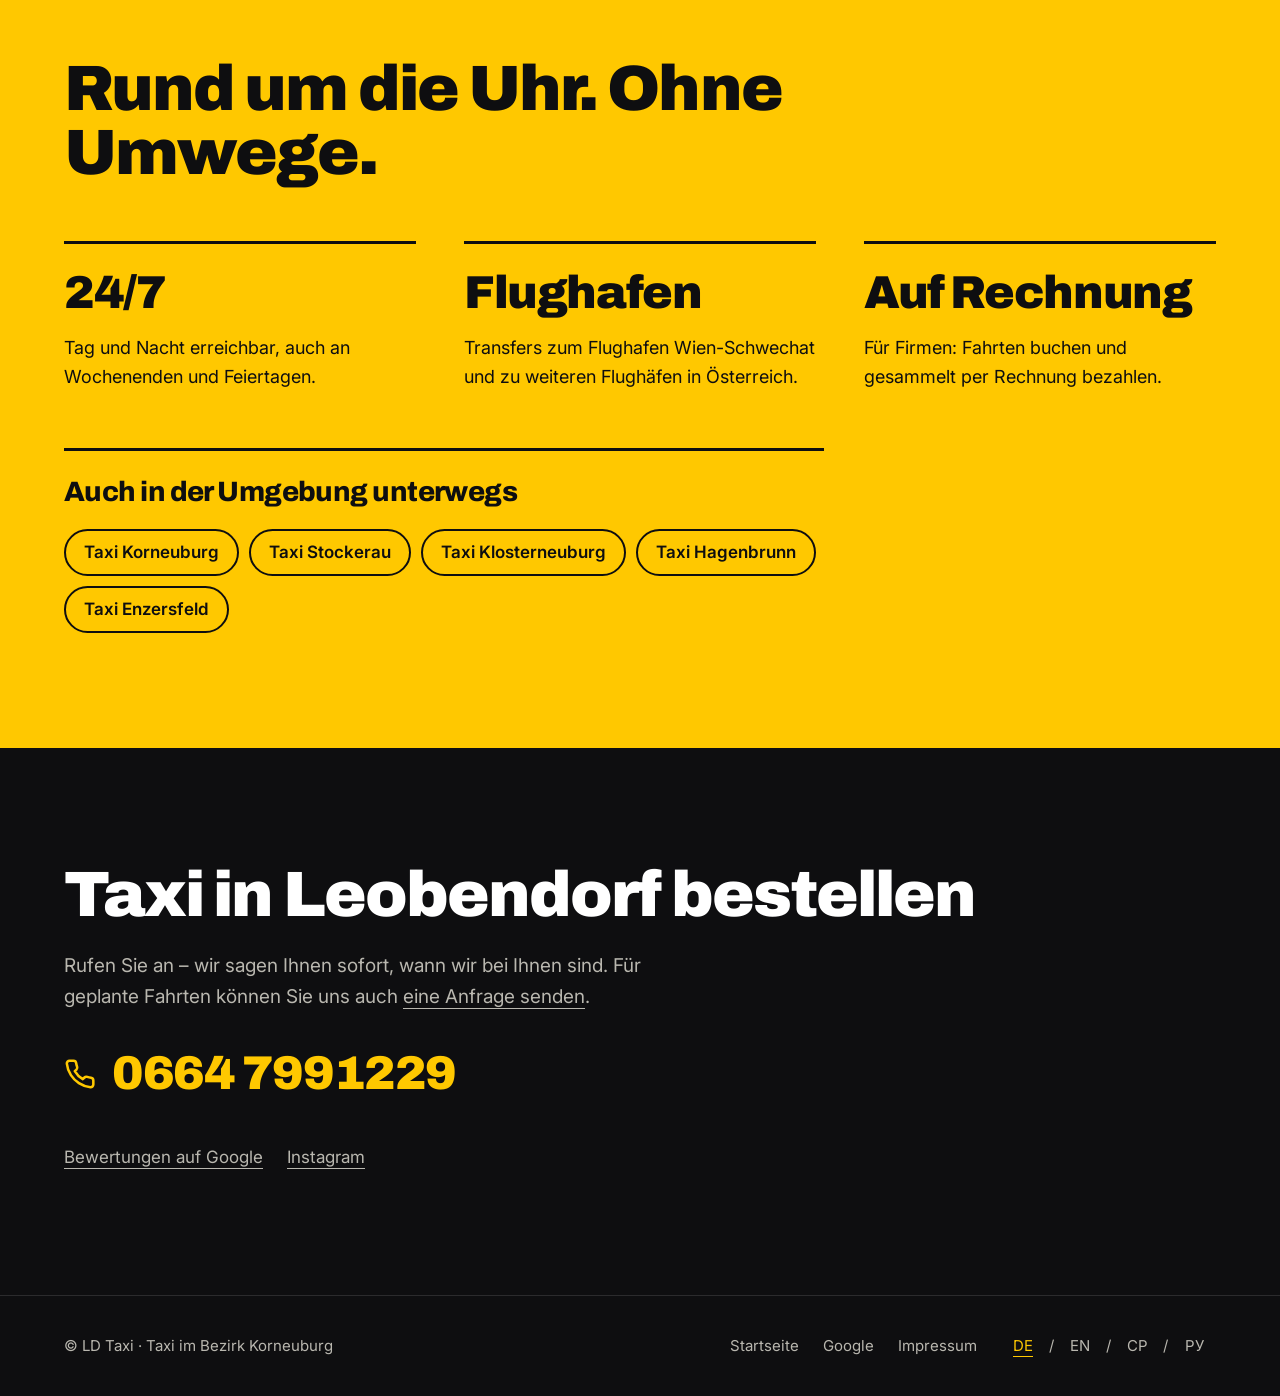
<file: taxi-leobendorf/index.html>
<!doctype html>
<html lang="de">
<head>
<meta charset="utf-8">
<meta name="viewport" content="width=device-width, initial-scale=1">
<meta name="theme-color" content="#0E0E10">
<meta name="description" content="Taxi in Leobendorf, Tresdorf, Ober- und Unterrohrbach: LD Taxi fährt rund um die Uhr – zum Bahnhof, nach Wien und zum Flughafen. Jetzt anrufen: 0664 7991229.">
<title>Taxi Leobendorf · 24/7 · LD Taxi · 0664 7991229</title>
<link rel="canonical" href="https://www.ldtaxi.at/taxi-leobendorf/">
<meta property="og:type" content="website">
<meta property="og:locale" content="de_AT">
<meta property="og:site_name" content="LD Taxi">
<meta property="og:url" content="https://www.ldtaxi.at/taxi-leobendorf/">
<meta property="og:title" content="Taxi Leobendorf · 24/7 · LD Taxi · 0664 7991229">
<meta property="og:description" content="Taxi in Leobendorf, Tresdorf, Ober- und Unterrohrbach: LD Taxi fährt rund um die Uhr – zum Bahnhof, nach Wien und zum Flughafen. Jetzt anrufen: 0664 7991229.">
<meta property="og:image" content="https://www.ldtaxi.at/assets/img/photos/ld-taxi-passat-burg-kreuzenstein.webp">
<meta name="twitter:card" content="summary_large_image">
<link rel="icon" href="/assets/img/LDTaxi_logo_klein.png">
<link rel="apple-touch-icon" href="/assets/img/apple-touch-icon.png">
<link rel="preconnect" href="https://fonts.googleapis.com">
<link rel="preconnect" href="https://fonts.gstatic.com" crossorigin>
<link href="https://fonts.googleapis.com/css2?family=Archivo:wght@600;800;900&amp;family=Inter:wght@400;500;600&amp;display=swap" rel="stylesheet">
<link rel="stylesheet" href="/css/redesign.css?v=20261112-3">
<link rel="stylesheet" href="/css/town.css?v=20261112-4">
<script type="application/ld+json">
{
  "@context": "https://schema.org",
  "@graph": [
    {
      "@type": "TaxiService",
      "@id": "https://www.ldtaxi.at/taxi-leobendorf/#service",
      "name": "Taxi Leobendorf",
      "url": "https://www.ldtaxi.at/taxi-leobendorf/",
      "provider": {
        "@id": "https://www.ldtaxi.at/#business"
      },
      "areaServed": {
        "@type": "City",
        "name": "Leobendorf"
      },
      "availableChannel": {
        "@type": "ServiceChannel",
        "servicePhone": {
          "@type": "ContactPoint",
          "telephone": "+43 664 7991229",
          "contactType": "Taxibestellung",
          "hoursAvailable": "Mo-Su 00:00-23:59"
        }
      }
    },
    {
      "@type": "BreadcrumbList",
      "itemListElement": [
        {
          "@type": "ListItem",
          "position": 1,
          "name": "LD Taxi",
          "item": "https://www.ldtaxi.at/"
        },
        {
          "@type": "ListItem",
          "position": 2,
          "name": "Taxi Leobendorf",
          "item": "https://www.ldtaxi.at/taxi-leobendorf/"
        }
      ]
    }
  ]
}
</script>
<script type="application/json" id="page-i18n">{"de": {"pageTitle": "Taxi Leobendorf · 24/7 · LD Taxi · 0664 7991229", "pageMeta": "Taxi in Leobendorf, Tresdorf, Ober- und Unterrohrbach: LD Taxi fährt rund um die Uhr – zum Bahnhof, nach Wien und zum Flughafen. Jetzt anrufen: 0664 7991229.", "townH1": "Taxi Leobendorf", "townSub": "24/7 erreichbar", "townLead": "Ob vom Bahnhof Leobendorf-Burg Kreuzenstein, aus Tresdorf oder aus Ober- und Unterrohrbach: LD Taxi holt Sie in der ganzen Gemeinde Leobendorf ab – Tag und Nacht.", "townBodyH": "Ihr Taxi für Leobendorf", "townDestH": "Häufige Fahrten", "townT1": "Tag und Nacht erreichbar, auch an Wochenenden und Feiertagen.", "townStat2": "Flughafen", "townT2": "Transfers zum Flughafen Wien-Schwechat und zu weiteren Flughäfen in Österreich.", "townT3": "Für Firmen: Fahrten buchen und gesammelt per Rechnung bezahlen.", "townNearH": "Auch in der Umgebung unterwegs", "townCtaH": "Taxi in Leobendorf bestellen", "townCtaText": "Rufen Sie an – wir sagen Ihnen sofort, wann wir bei Ihnen sind. Für geplante Fahrten können Sie uns auch", "townCtaLink": "eine Anfrage senden", "townHome": "Startseite", "townBody0": "Leobendorf liegt direkt neben Korneuburg, unserem Standort. Deshalb sind wir meist schnell bei Ihnen, egal ob Sie früh morgens zum Flughafen müssen oder nach einem Abend in Wien sicher nach Hause wollen.", "townBody1": "Gäste, die die Burg Kreuzenstein besuchen, bringen wir vom Bahnhof oder aus Wien direkt hinauf – und nach dem Besuch wieder zurück.", "townDest0": "Bahnhof Leobendorf-Burg Kreuzenstein und Bahnhof Korneuburg", "townDest1": "Burg Kreuzenstein", "townDest2": "Wien und Flughafen Wien-Schwechat", "townDest3": "Landesklinikum Korneuburg und Arzttermine in der Umgebung"}, "en": {"pageTitle": "Taxi Leobendorf · 24/7 · LD Taxi · 0664 7991229", "pageMeta": "Taxi in Leobendorf, Tresdorf, Oberrohrbach and Unterrohrbach: LD Taxi drives around the clock – to the station, to Vienna and to the airport. Call 0664 7991229.", "townH1": "Taxi Leobendorf", "townSub": "Available 24/7", "townLead": "Whether from Leobendorf-Burg Kreuzenstein station, Tresdorf or Ober- and Unterrohrbach: LD Taxi picks you up anywhere in Leobendorf – day and night.", "townBodyH": "Your taxi for Leobendorf", "townDestH": "Popular rides", "townT1": "Available day and night, including weekends and public holidays.", "townStat2": "Airport", "townT2": "Transfers to Vienna Airport (Schwechat) and other airports in Austria.", "townT3": "For companies: book rides and pay for them together by invoice.", "townNearH": "Also on the road nearby", "townCtaH": "Book a taxi in Leobendorf", "townCtaText": "Give us a call – we'll tell you right away when we can be there. For planned rides you can also", "townCtaLink": "send us a request", "townHome": "Home", "townBody0": "Leobendorf is right next to Korneuburg, where we are based. That's why we are usually with you quickly – whether you need to get to the airport early in the morning or want to get home safely after an evening in Vienna.", "townBody1": "Visiting Burg Kreuzenstein? We take you straight up from the station or from Vienna – and back again afterwards.", "townDest0": "Leobendorf-Burg Kreuzenstein and Korneuburg stations", "townDest1": "Burg Kreuzenstein castle", "townDest2": "Vienna and Vienna Airport (Schwechat)", "townDest3": "Korneuburg hospital and medical appointments nearby"}, "sr": {"pageTitle": "Такси Леобендорф · 24/7 · LD Taxi · 0664 7991229", "pageMeta": "Такси у Леобендорфу, Тресдорфу, Оберорбаху и Унтерорбаху: LD Taxi вози даноноћно – до станице, у Беч и на аеродром. Позовите 0664 7991229.", "townH1": "Такси Леобендорф", "townSub": "Доступни 24/7", "townLead": "Са станице Leobendorf-Burg Kreuzenstein, из Тресдорфа или из Обер- и Унтерорбаха: LD Taxi долази по вас било где у Леобендорфу – дању и ноћу.", "townBodyH": "Ваш такси за Леобендорф", "townDestH": "Честе вожње", "townT1": "Доступни дању и ноћу, и викендом и празницима.", "townStat2": "Аеродром", "townT2": "Трансфери до аеродрома Беч-Швехат и других аеродрома у Аустрији.", "townT3": "За фирме: резервишите вожње и платите их збирно по рачуну.", "townNearH": "Возимо и у околини", "townCtaH": "Наручите такси: Леобендорф", "townCtaText": "Позовите нас – одмах ћемо вам рећи када можемо да будемо код вас. За планиране вожње можете нам и", "townCtaLink": "послати упит", "townHome": "Почетна", "townBody0": "Леобендорф се налази одмах поред Корнојбурга, где смо смештени. Зато смо обично брзо код вас – било да рано ујутру морате на аеродром или после вечери у Бечу желите безбедно кући.", "townBody1": "Посетиоце замка Кројценштајн возимо директно са станице или из Беча до замка – и после посете назад.", "townDest0": "Станице Leobendorf-Burg Kreuzenstein и Korneuburg", "townDest1": "Замак Кројценштајн (Burg Kreuzenstein)", "townDest2": "Беч и аеродром Беч-Швехат", "townDest3": "Болница у Корнојбургу и прегледи код лекара у околини"}, "ru": {"pageTitle": "Такси Леобендорф · 24/7 · LD Taxi · 0664 7991229", "pageMeta": "Такси в Леобендорфе, Тресдорфе, Оберорбахе и Унтерорбахе: LD Taxi работает круглосуточно – до вокзала, в Вену и в аэропорт. Звоните: 0664 7991229.", "townH1": "Такси Леобендорф", "townSub": "На связи 24/7", "townLead": "Со станции Leobendorf-Burg Kreuzenstein, из Тресдорфа или из Обер- и Унтерорбаха: LD Taxi заберёт вас в любой точке Леобендорфа – днём и ночью.", "townBodyH": "Ваше такси: Леобендорф", "townDestH": "Популярные поездки", "townT1": "На связи днём и ночью, в том числе в выходные и праздники.", "townStat2": "Аэропорт", "townT2": "Трансферы в аэропорт Вена-Швехат и другие аэропорты Австрии.", "townT3": "Для компаний: бронируйте поездки и оплачивайте их одним счётом.", "townNearH": "Также ездим поблизости", "townCtaH": "Заказать такси: Леобендорф", "townCtaText": "Позвоните нам – мы сразу скажем, когда сможем быть у вас. Для запланированных поездок вы также можете", "townCtaLink": "отправить заявку", "townHome": "Главная", "townBody0": "Леобендорф находится рядом с Корнойбургом, где мы базируемся. Поэтому обычно мы быстро у вас – нужно ли вам рано утром в аэропорт или вы хотите безопасно вернуться домой после вечера в Вене.", "townBody1": "Гостей замка Кройценштайн мы отвезём прямо со станции или из Вены к замку – и обратно после визита.", "townDest0": "Станции Leobendorf-Burg Kreuzenstein и Korneuburg", "townDest1": "Замок Кройценштайн (Burg Kreuzenstein)", "townDest2": "Вена и аэропорт Вена-Швехат", "townDest3": "Больница Корнойбурга и визиты к врачу поблизости"}}</script>
<script src="/js/translate.js?v=20261112-3" defer></script>
</head>
<body class="town-page" data-page="town">
<a class="skip-link" href="#main" data-i18n="skip">Zum Inhalt</a>
<header class="site-header container">
<a class="brand" href="/" aria-label="LD Taxi – Startseite" data-i18n-aria="homeLabel"><span class="brand-badge">LD</span><span>Taxi</span></a>
<div class="header-actions"><nav aria-label="Hauptnavigation" data-i18n-aria="navLabel"><a href="/#leistungen" data-i18n="navServices">Leistungen</a><a href="/#kontakt" data-i18n="contact">Kontakt</a></nav><a class="button primary header-call" href="tel:+436647991229"><svg width="20" height="20" viewBox="0 0 24 24" fill="none" stroke="currentColor" stroke-width="2.2" stroke-linecap="round" stroke-linejoin="round" aria-hidden="true"><path d="M22 16.92v3a2 2 0 0 1-2.18 2 19.79 19.79 0 0 1-8.63-3.07 19.5 19.5 0 0 1-6-6 19.79 19.79 0 0 1-3.07-8.67A2 2 0 0 1 4.11 2h3a2 2 0 0 1 2 1.72 12.84 12.84 0 0 0 .7 2.81 2 2 0 0 1-.45 2.11L8.09 9.91a16 16 0 0 0 6 6l1.27-1.27a2 2 0 0 1 2.11-.45 12.84 12.84 0 0 0 2.81.7A2 2 0 0 1 22 16.92z"/></svg><span data-i18n="call">Anrufen</span></a></div>
</header>
<main id="main">
<section class="town-hero section"><div class="container town-grid has-photo">
<div class="town-copy">
<nav class="breadcrumb" aria-label="Brotkrümelnavigation"><a href="/">LD Taxi</a><span aria-hidden="true">/</span><span data-i18n="townH1">Taxi Leobendorf</span></nav>
<h1><span data-i18n="townH1">Taxi Leobendorf</span><span class="accent" data-i18n="townSub">24/7 erreichbar</span></h1>
<p class="hero-description" data-i18n="townLead">Ob vom Bahnhof Leobendorf-Burg Kreuzenstein, aus Tresdorf oder aus Ober- und Unterrohrbach: LD Taxi holt Sie in der ganzen Gemeinde Leobendorf ab – Tag und Nacht.</p>
<a class="town-call" href="tel:+436647991229"><svg width="20" height="20" viewBox="0 0 24 24" fill="none" stroke="currentColor" stroke-width="2.2" stroke-linecap="round" stroke-linejoin="round" aria-hidden="true"><path d="M22 16.92v3a2 2 0 0 1-2.18 2 19.79 19.79 0 0 1-8.63-3.07 19.5 19.5 0 0 1-6-6 19.79 19.79 0 0 1-3.07-8.67A2 2 0 0 1 4.11 2h3a2 2 0 0 1 2 1.72 12.84 12.84 0 0 0 .7 2.81 2 2 0 0 1-.45 2.11L8.09 9.91a16 16 0 0 0 6 6l1.27-1.27a2 2 0 0 1 2.11-.45 12.84 12.84 0 0 0 2.81.7A2 2 0 0 1 22 16.92z"/></svg><span>0664 7991229</span></a>
</div>
<figure class="town-photo"><img src="/assets/img/photos/ld-taxi-passat-burg-kreuzenstein.webp" width="816" height="1088" alt="Schwarzer VW Passat von LD Taxi vor der Burg Kreuzenstein in Leobendorf" style="object-position: center 22%" loading="eager" decoding="async"></figure>
</div></section>
<div class="checker" aria-hidden="true"></div>
<section class="section town-body"><div class="container town-columns">
<div><h2 data-i18n="townBodyH">Ihr Taxi für Leobendorf</h2><p data-i18n="townBody0">Leobendorf liegt direkt neben Korneuburg, unserem Standort. Deshalb sind wir meist schnell bei Ihnen, egal ob Sie früh morgens zum Flughafen müssen oder nach einem Abend in Wien sicher nach Hause wollen.</p><p data-i18n="townBody1">Gäste, die die Burg Kreuzenstein besuchen, bringen wir vom Bahnhof oder aus Wien direkt hinauf – und nach dem Besuch wieder zurück.</p></div>
<div><h2 data-i18n="townDestH">Häufige Fahrten</h2><ul class="town-list"><li data-i18n="townDest0">Bahnhof Leobendorf-Burg Kreuzenstein und Bahnhof Korneuburg</li><li data-i18n="townDest1">Burg Kreuzenstein</li><li data-i18n="townDest2">Wien und Flughafen Wien-Schwechat</li><li data-i18n="townDest3">Landesklinikum Korneuburg und Arzttermine in der Umgebung</li></ul></div>
</div></section>
<section class="section benefits"><div class="container"><h2 data-i18n="whyHeading">Rund um die Uhr. Ohne Umwege.</h2><div class="benefit-grid"><div><p class="stat">24/7</p><p data-i18n="townT1">Tag und Nacht erreichbar, auch an Wochenenden und Feiertagen.</p></div><div><p class="stat" data-i18n="townStat2">Flughafen</p><p data-i18n="townT2">Transfers zum Flughafen Wien-Schwechat und zu weiteren Flughäfen in Österreich.</p></div><div><p class="stat" data-i18n="invoice">Auf Rechnung</p><p data-i18n="townT3">Für Firmen: Fahrten buchen und gesammelt per Rechnung bezahlen.</p></div></div>
<div class="area"><h3 data-i18n="townNearH">Auch in der Umgebung unterwegs</h3><ul class="town-links"><li><a href="/" data-i18n="town_home">Taxi Korneuburg</a></li><li><a href="/taxi-stockerau/" data-i18n="town_taxi-stockerau">Taxi Stockerau</a></li><li><a href="/taxi-klosterneuburg/" data-i18n="town_taxi-klosterneuburg">Taxi Klosterneuburg</a></li><li><a href="/taxi-hagenbrunn/" data-i18n="town_taxi-hagenbrunn">Taxi Hagenbrunn</a></li><li><a href="/taxi-enzersfeld/" data-i18n="town_taxi-enzersfeld">Taxi Enzersfeld</a></li></ul></div></div></section>
<section class="section town-cta"><div class="container"><h2 data-i18n="townCtaH">Taxi in Leobendorf bestellen</h2><p class="intro-copy"><span data-i18n="townCtaText">Rufen Sie an – wir sagen Ihnen sofort, wann wir bei Ihnen sind. Für geplante Fahrten können Sie uns auch</span> <a href="/#kontakt" data-i18n="townCtaLink">eine Anfrage senden</a>.</p><a class="contact-number" href="tel:+436647991229"><svg width="20" height="20" viewBox="0 0 24 24" fill="none" stroke="currentColor" stroke-width="2.2" stroke-linecap="round" stroke-linejoin="round" aria-hidden="true"><path d="M22 16.92v3a2 2 0 0 1-2.18 2 19.79 19.79 0 0 1-8.63-3.07 19.5 19.5 0 0 1-6-6 19.79 19.79 0 0 1-3.07-8.67A2 2 0 0 1 4.11 2h3a2 2 0 0 1 2 1.72 12.84 12.84 0 0 0 .7 2.81 2 2 0 0 1-.45 2.11L8.09 9.91a16 16 0 0 0 6 6l1.27-1.27a2 2 0 0 1 2.11-.45 12.84 12.84 0 0 0 2.81.7A2 2 0 0 1 22 16.92z"/></svg><span>0664 7991229</span></a><p class="contact-links"><a href="https://www.google.com/search?kgmid=/g/11w3j1tlwx&q=LD+Taxi" rel="noopener" target="_blank" data-i18n="googleReviews">Bewertungen auf Google</a><a href="https://www.instagram.com/ld.taxi/" rel="noopener" target="_blank">Instagram</a></p></div></section>
</main>
<footer class="site-footer"><div class="container footer-inner"><p data-i18n="footer">© LD Taxi · Taxi im Bezirk Korneuburg</p><div class="footer-links"><a href="/" data-i18n="townHome">Startseite</a><a href="https://www.google.com/search?kgmid=/g/11w3j1tlwx&q=LD+Taxi" rel="noopener" target="_blank">Google</a><a href="/impressum.html" data-i18n="legal">Impressum</a><div class="language-switch" role="group" aria-label="Sprache wählen" data-i18n-aria="languageLabel"><button type="button" data-language="de" lang="de" aria-label="Deutsch" aria-pressed="true">DE</button><span aria-hidden="true">/</span><button type="button" data-language="en" lang="en" aria-label="English" aria-pressed="false">EN</button><span aria-hidden="true">/</span><button type="button" data-language="sr" lang="sr-Cyrl" aria-label="Српски (ћирилица)" aria-pressed="false">СР</button><span aria-hidden="true">/</span><button type="button" data-language="ru" lang="ru" aria-label="Русский" aria-pressed="false">РУ</button></div></div></div></footer>
<div class="mobile-call"><a class="button primary" href="tel:+436647991229"><svg width="20" height="20" viewBox="0 0 24 24" fill="none" stroke="currentColor" stroke-width="2.2" stroke-linecap="round" stroke-linejoin="round" aria-hidden="true"><path d="M22 16.92v3a2 2 0 0 1-2.18 2 19.79 19.79 0 0 1-8.63-3.07 19.5 19.5 0 0 1-6-6 19.79 19.79 0 0 1-3.07-8.67A2 2 0 0 1 4.11 2h3a2 2 0 0 1 2 1.72 12.84 12.84 0 0 0 .7 2.81 2 2 0 0 1-.45 2.11L8.09 9.91a16 16 0 0 0 6 6l1.27-1.27a2 2 0 0 1 2.11-.45 12.84 12.84 0 0 0 2.81.7A2 2 0 0 1 22 16.92z"/></svg><span data-i18n="callNow">Jetzt Taxi rufen</span></a></div>
</body>
</html>
</file>
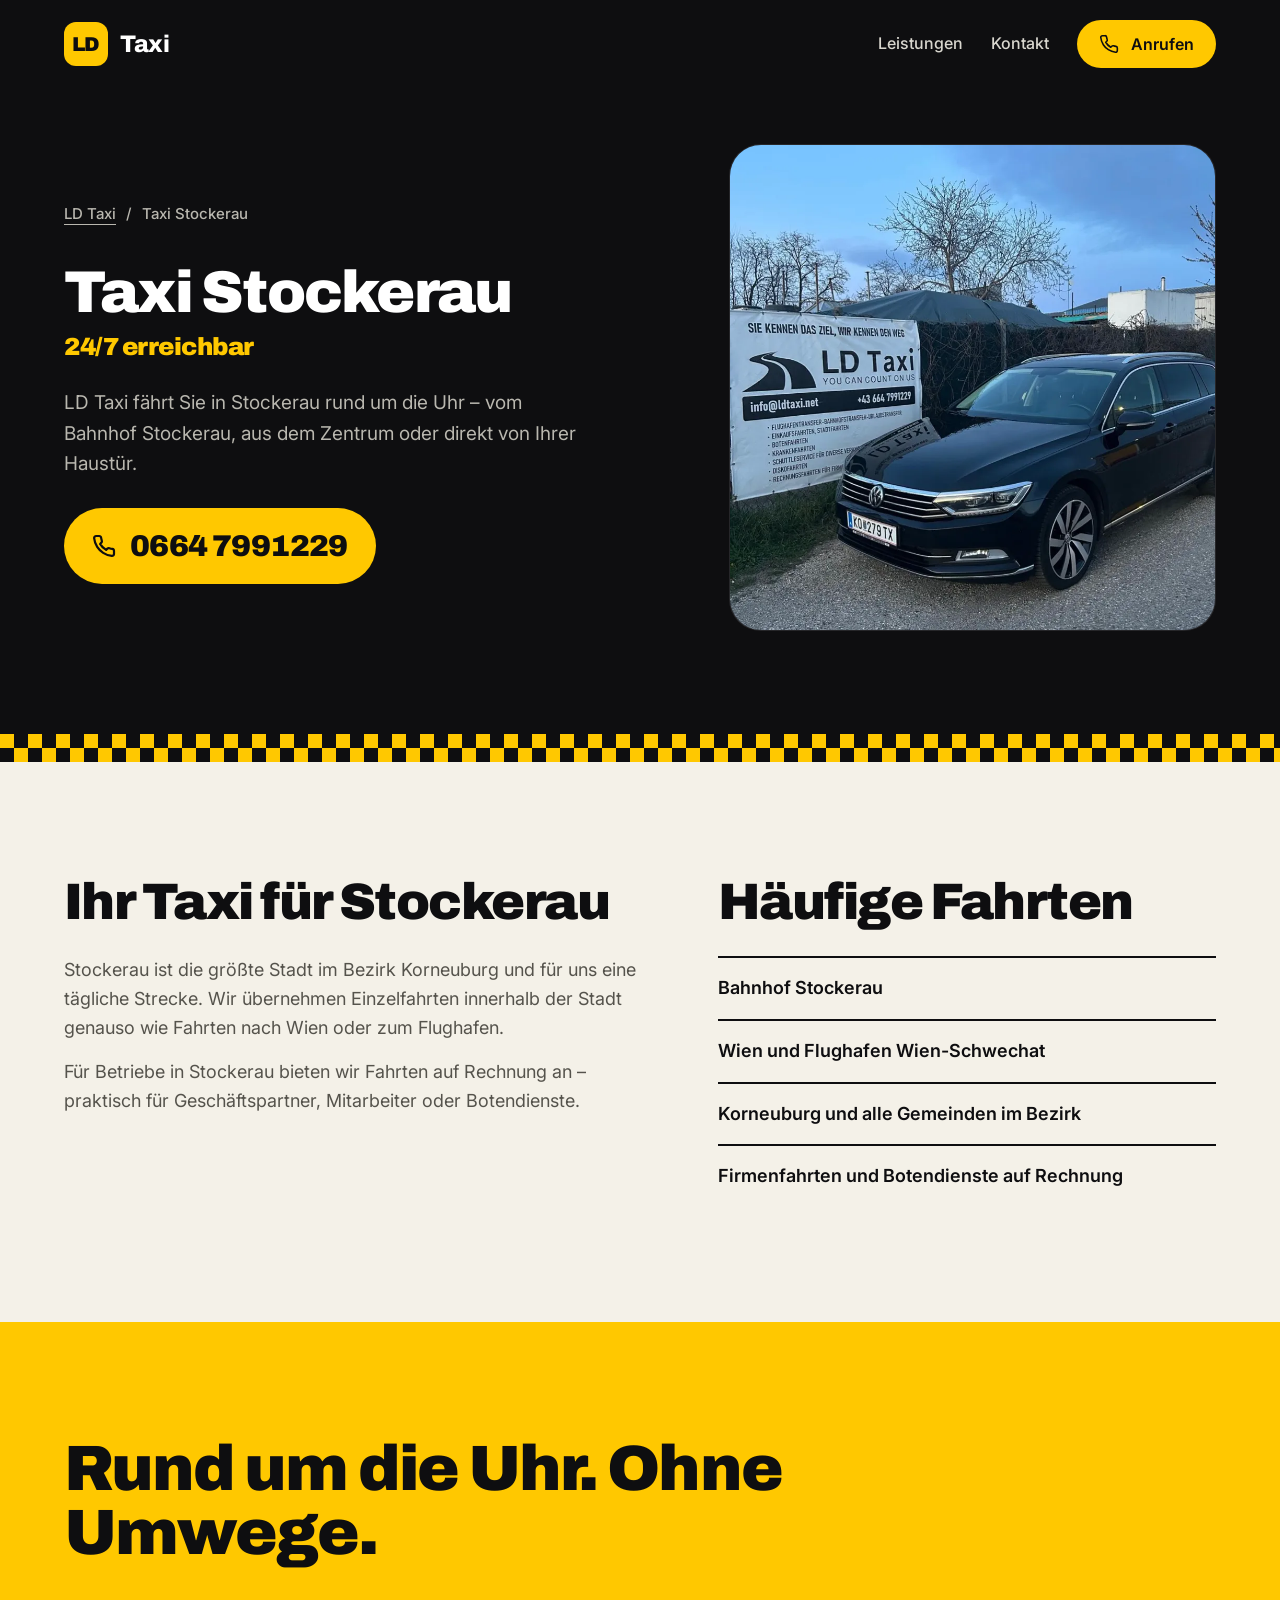
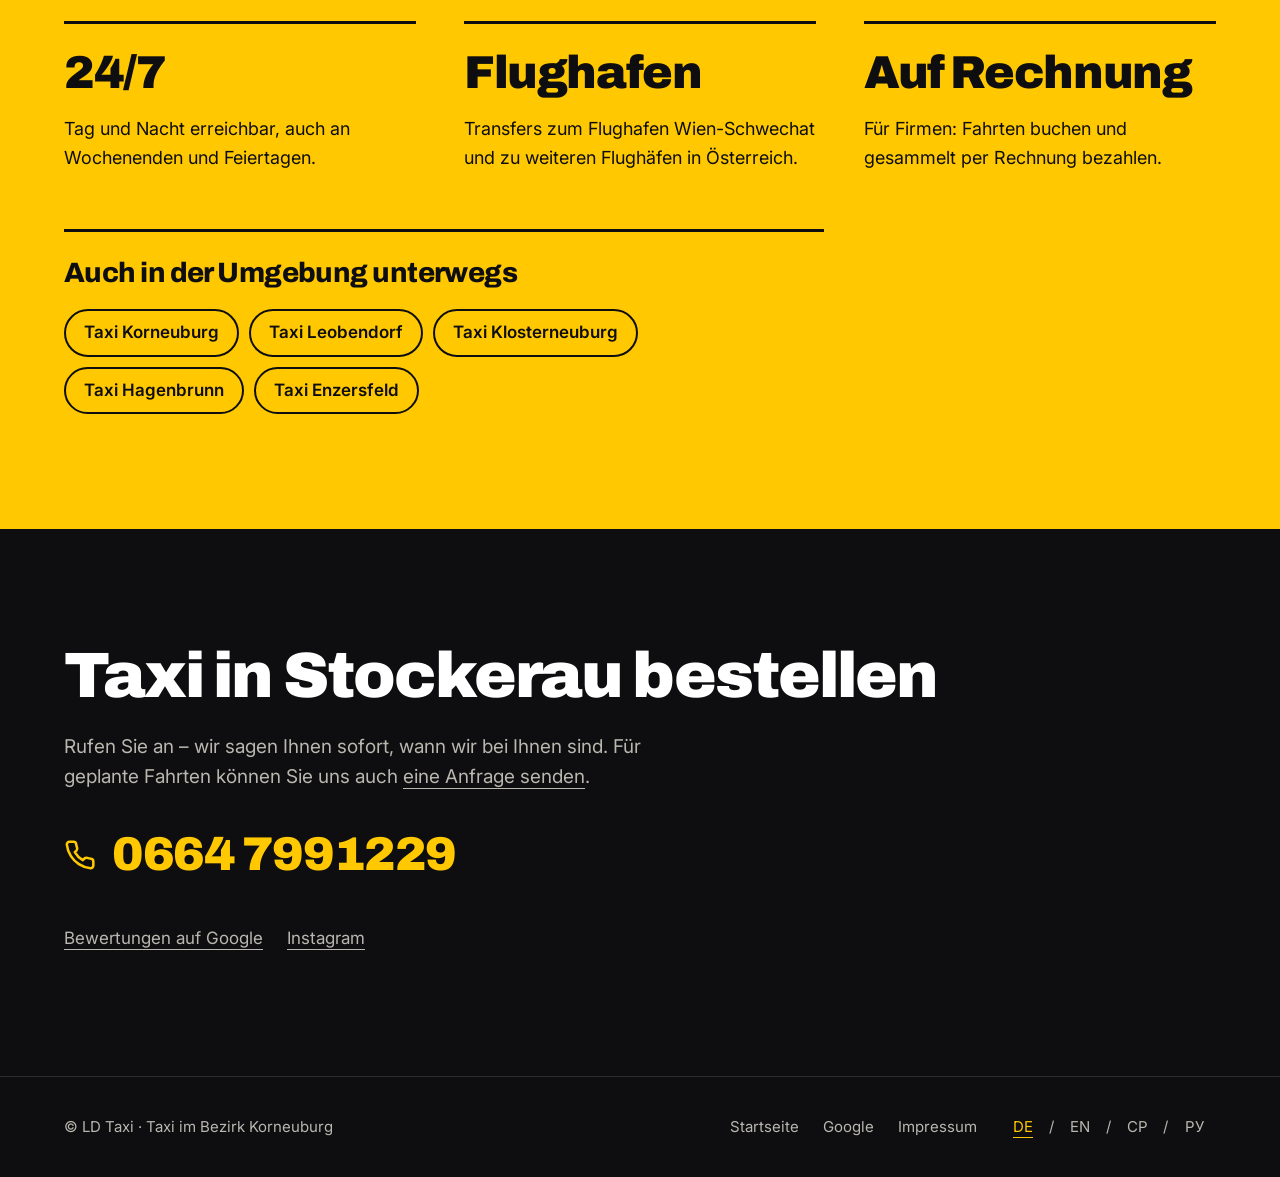
<file: taxi-stockerau/index.html>
<!doctype html>
<html lang="de">
<head>
<meta charset="utf-8">
<meta name="viewport" content="width=device-width, initial-scale=1">
<meta name="theme-color" content="#0E0E10">
<meta name="description" content="Taxi in Stockerau rund um die Uhr: Fahrten zum Bahnhof, nach Wien, zum Flughafen Wien-Schwechat und Rechnungsfahrten für Firmen. LD Taxi: 0664 7991229.">
<title>Taxi Stockerau · 24/7 · LD Taxi · 0664 7991229</title>
<link rel="canonical" href="https://www.ldtaxi.at/taxi-stockerau/">
<meta property="og:type" content="website">
<meta property="og:locale" content="de_AT">
<meta property="og:site_name" content="LD Taxi">
<meta property="og:url" content="https://www.ldtaxi.at/taxi-stockerau/">
<meta property="og:title" content="Taxi Stockerau · 24/7 · LD Taxi · 0664 7991229">
<meta property="og:description" content="Taxi in Stockerau rund um die Uhr: Fahrten zum Bahnhof, nach Wien, zum Flughafen Wien-Schwechat und Rechnungsfahrten für Firmen. LD Taxi: 0664 7991229.">
<meta property="og:image" content="https://www.ldtaxi.at/assets/img/photos/ld-taxi-passat-banner.webp">
<meta name="twitter:card" content="summary_large_image">
<link rel="icon" href="/assets/img/LDTaxi_logo_klein.png">
<link rel="apple-touch-icon" href="/assets/img/apple-touch-icon.png">
<link rel="preconnect" href="https://fonts.googleapis.com">
<link rel="preconnect" href="https://fonts.gstatic.com" crossorigin>
<link href="https://fonts.googleapis.com/css2?family=Archivo:wght@600;800;900&amp;family=Inter:wght@400;500;600&amp;display=swap" rel="stylesheet">
<link rel="stylesheet" href="/css/redesign.css?v=20261112-3">
<link rel="stylesheet" href="/css/town.css?v=20261112-4">
<script type="application/ld+json">
{
  "@context": "https://schema.org",
  "@graph": [
    {
      "@type": "TaxiService",
      "@id": "https://www.ldtaxi.at/taxi-stockerau/#service",
      "name": "Taxi Stockerau",
      "url": "https://www.ldtaxi.at/taxi-stockerau/",
      "provider": {
        "@id": "https://www.ldtaxi.at/#business"
      },
      "areaServed": {
        "@type": "City",
        "name": "Stockerau"
      },
      "availableChannel": {
        "@type": "ServiceChannel",
        "servicePhone": {
          "@type": "ContactPoint",
          "telephone": "+43 664 7991229",
          "contactType": "Taxibestellung",
          "hoursAvailable": "Mo-Su 00:00-23:59"
        }
      }
    },
    {
      "@type": "BreadcrumbList",
      "itemListElement": [
        {
          "@type": "ListItem",
          "position": 1,
          "name": "LD Taxi",
          "item": "https://www.ldtaxi.at/"
        },
        {
          "@type": "ListItem",
          "position": 2,
          "name": "Taxi Stockerau",
          "item": "https://www.ldtaxi.at/taxi-stockerau/"
        }
      ]
    }
  ]
}
</script>
<script type="application/json" id="page-i18n">{"de": {"pageTitle": "Taxi Stockerau · 24/7 · LD Taxi · 0664 7991229", "pageMeta": "Taxi in Stockerau rund um die Uhr: Fahrten zum Bahnhof, nach Wien, zum Flughafen Wien-Schwechat und Rechnungsfahrten für Firmen. LD Taxi: 0664 7991229.", "townH1": "Taxi Stockerau", "townSub": "24/7 erreichbar", "townLead": "LD Taxi fährt Sie in Stockerau rund um die Uhr – vom Bahnhof Stockerau, aus dem Zentrum oder direkt von Ihrer Haustür.", "townBodyH": "Ihr Taxi für Stockerau", "townDestH": "Häufige Fahrten", "townT1": "Tag und Nacht erreichbar, auch an Wochenenden und Feiertagen.", "townStat2": "Flughafen", "townT2": "Transfers zum Flughafen Wien-Schwechat und zu weiteren Flughäfen in Österreich.", "townT3": "Für Firmen: Fahrten buchen und gesammelt per Rechnung bezahlen.", "townNearH": "Auch in der Umgebung unterwegs", "townCtaH": "Taxi in Stockerau bestellen", "townCtaText": "Rufen Sie an – wir sagen Ihnen sofort, wann wir bei Ihnen sind. Für geplante Fahrten können Sie uns auch", "townCtaLink": "eine Anfrage senden", "townHome": "Startseite", "townBody0": "Stockerau ist die größte Stadt im Bezirk Korneuburg und für uns eine tägliche Strecke. Wir übernehmen Einzelfahrten innerhalb der Stadt genauso wie Fahrten nach Wien oder zum Flughafen.", "townBody1": "Für Betriebe in Stockerau bieten wir Fahrten auf Rechnung an – praktisch für Geschäftspartner, Mitarbeiter oder Botendienste.", "townDest0": "Bahnhof Stockerau", "townDest1": "Wien und Flughafen Wien-Schwechat", "townDest2": "Korneuburg und alle Gemeinden im Bezirk", "townDest3": "Firmenfahrten und Botendienste auf Rechnung"}, "en": {"pageTitle": "Taxi Stockerau · 24/7 · LD Taxi · 0664 7991229", "pageMeta": "Taxi in Stockerau around the clock: rides to the station, to Vienna, to Vienna Airport and invoiced rides for companies. LD Taxi: 0664 7991229.", "townH1": "Taxi Stockerau", "townSub": "Available 24/7", "townLead": "LD Taxi drives you around Stockerau day and night – from Stockerau station, from the town centre or straight from your front door.", "townBodyH": "Your taxi for Stockerau", "townDestH": "Popular rides", "townT1": "Available day and night, including weekends and public holidays.", "townStat2": "Airport", "townT2": "Transfers to Vienna Airport (Schwechat) and other airports in Austria.", "townT3": "For companies: book rides and pay for them together by invoice.", "townNearH": "Also on the road nearby", "townCtaH": "Book a taxi in Stockerau", "townCtaText": "Give us a call – we'll tell you right away when we can be there. For planned rides you can also", "townCtaLink": "send us a request", "townHome": "Home", "townBody0": "Stockerau is the largest town in the Korneuburg district and part of our daily routes. We handle short rides within town just as well as trips to Vienna or the airport.", "townBody1": "For businesses in Stockerau we offer rides on account – handy for business partners, staff or courier jobs.", "townDest0": "Stockerau station", "townDest1": "Vienna and Vienna Airport (Schwechat)", "townDest2": "Korneuburg and every municipality in the district", "townDest3": "Company rides and courier jobs on account"}, "sr": {"pageTitle": "Такси Штокерау · 24/7 · LD Taxi · 0664 7991229", "pageMeta": "Такси у Штокерауу даноноћно: вожње до станице, у Беч, на аеродром Беч-Швехат и вожње по рачуну за фирме. LD Taxi: 0664 7991229.", "townH1": "Такси Штокерау", "townSub": "Доступни 24/7", "townLead": "LD Taxi вас вози по Штокерауу даноноћно – са станице Stockerau, из центра или директно испред ваших врата.", "townBodyH": "Ваш такси за Штокерау", "townDestH": "Честе вожње", "townT1": "Доступни дању и ноћу, и викендом и празницима.", "townStat2": "Аеродром", "townT2": "Трансфери до аеродрома Беч-Швехат и других аеродрома у Аустрији.", "townT3": "За фирме: резервишите вожње и платите их збирно по рачуну.", "townNearH": "Возимо и у околини", "townCtaH": "Наручите такси: Штокерау", "townCtaText": "Позовите нас – одмах ћемо вам рећи када можемо да будемо код вас. За планиране вожње можете нам и", "townCtaLink": "послати упит", "townHome": "Почетна", "townBody0": "Штокерау је највећи град у округу Корнојбург и део наших свакодневних рута. Возимо кратке вожње по граду, као и до Беча или аеродрома.", "townBody1": "За фирме у Штокерауу нудимо вожње по рачуну – практично за пословне партнере, запослене или курирске услуге.", "townDest0": "Станица Stockerau", "townDest1": "Беч и аеродром Беч-Швехат", "townDest2": "Корнојбург и све општине у округу", "townDest3": "Пословне вожње и курирске услуге по рачуну"}, "ru": {"pageTitle": "Такси Штоккерау · 24/7 · LD Taxi · 0664 7991229", "pageMeta": "Такси в Штоккерау круглосуточно: поездки до вокзала, в Вену, в аэропорт Вена-Швехат и поездки по счёту для компаний. LD Taxi: 0664 7991229.", "townH1": "Такси Штоккерау", "townSub": "На связи 24/7", "townLead": "LD Taxi возит вас по Штоккерау круглосуточно – с вокзала Stockerau, из центра или прямо от вашей двери.", "townBodyH": "Ваше такси: Штоккерау", "townDestH": "Популярные поездки", "townT1": "На связи днём и ночью, в том числе в выходные и праздники.", "townStat2": "Аэропорт", "townT2": "Трансферы в аэропорт Вена-Швехат и другие аэропорты Австрии.", "townT3": "Для компаний: бронируйте поездки и оплачивайте их одним счётом.", "townNearH": "Также ездим поблизости", "townCtaH": "Заказать такси: Штоккерау", "townCtaText": "Позвоните нам – мы сразу скажем, когда сможем быть у вас. Для запланированных поездок вы также можете", "townCtaLink": "отправить заявку", "townHome": "Главная", "townBody0": "Штоккерау – крупнейший город округа Корнойбург и часть наших ежедневных маршрутов. Мы выполняем короткие поездки по городу так же, как и поездки в Вену или в аэропорт.", "townBody1": "Для компаний в Штоккерау мы предлагаем поездки по счёту – удобно для деловых партнёров, сотрудников или курьерских заданий.", "townDest0": "Вокзал Stockerau", "townDest1": "Вена и аэропорт Вена-Швехат", "townDest2": "Корнойбург и все общины округа", "townDest3": "Деловые поездки и курьерские услуги по счёту"}}</script>
<script src="/js/translate.js?v=20261112-3" defer></script>
</head>
<body class="town-page" data-page="town">
<a class="skip-link" href="#main" data-i18n="skip">Zum Inhalt</a>
<header class="site-header container">
<a class="brand" href="/" aria-label="LD Taxi – Startseite" data-i18n-aria="homeLabel"><span class="brand-badge">LD</span><span>Taxi</span></a>
<div class="header-actions"><nav aria-label="Hauptnavigation" data-i18n-aria="navLabel"><a href="/#leistungen" data-i18n="navServices">Leistungen</a><a href="/#kontakt" data-i18n="contact">Kontakt</a></nav><a class="button primary header-call" href="tel:+436647991229"><svg width="20" height="20" viewBox="0 0 24 24" fill="none" stroke="currentColor" stroke-width="2.2" stroke-linecap="round" stroke-linejoin="round" aria-hidden="true"><path d="M22 16.92v3a2 2 0 0 1-2.18 2 19.79 19.79 0 0 1-8.63-3.07 19.5 19.5 0 0 1-6-6 19.79 19.79 0 0 1-3.07-8.67A2 2 0 0 1 4.11 2h3a2 2 0 0 1 2 1.72 12.84 12.84 0 0 0 .7 2.81 2 2 0 0 1-.45 2.11L8.09 9.91a16 16 0 0 0 6 6l1.27-1.27a2 2 0 0 1 2.11-.45 12.84 12.84 0 0 0 2.81.7A2 2 0 0 1 22 16.92z"/></svg><span data-i18n="call">Anrufen</span></a></div>
</header>
<main id="main">
<section class="town-hero section"><div class="container town-grid has-photo">
<div class="town-copy">
<nav class="breadcrumb" aria-label="Brotkrümelnavigation"><a href="/">LD Taxi</a><span aria-hidden="true">/</span><span data-i18n="townH1">Taxi Stockerau</span></nav>
<h1><span data-i18n="townH1">Taxi Stockerau</span><span class="accent" data-i18n="townSub">24/7 erreichbar</span></h1>
<p class="hero-description" data-i18n="townLead">LD Taxi fährt Sie in Stockerau rund um die Uhr – vom Bahnhof Stockerau, aus dem Zentrum oder direkt von Ihrer Haustür.</p>
<a class="town-call" href="tel:+436647991229"><svg width="20" height="20" viewBox="0 0 24 24" fill="none" stroke="currentColor" stroke-width="2.2" stroke-linecap="round" stroke-linejoin="round" aria-hidden="true"><path d="M22 16.92v3a2 2 0 0 1-2.18 2 19.79 19.79 0 0 1-8.63-3.07 19.5 19.5 0 0 1-6-6 19.79 19.79 0 0 1-3.07-8.67A2 2 0 0 1 4.11 2h3a2 2 0 0 1 2 1.72 12.84 12.84 0 0 0 .7 2.81 2 2 0 0 1-.45 2.11L8.09 9.91a16 16 0 0 0 6 6l1.27-1.27a2 2 0 0 1 2.11-.45 12.84 12.84 0 0 0 2.81.7A2 2 0 0 1 22 16.92z"/></svg><span>0664 7991229</span></a>
</div>
<figure class="town-photo"><img src="/assets/img/photos/ld-taxi-passat-banner.webp" width="928" height="928" alt="LD Taxi VW Passat neben dem LD-Taxi-Banner mit Telefonnummer und Leistungen" loading="eager" decoding="async"></figure>
</div></section>
<div class="checker" aria-hidden="true"></div>
<section class="section town-body"><div class="container town-columns">
<div><h2 data-i18n="townBodyH">Ihr Taxi für Stockerau</h2><p data-i18n="townBody0">Stockerau ist die größte Stadt im Bezirk Korneuburg und für uns eine tägliche Strecke. Wir übernehmen Einzelfahrten innerhalb der Stadt genauso wie Fahrten nach Wien oder zum Flughafen.</p><p data-i18n="townBody1">Für Betriebe in Stockerau bieten wir Fahrten auf Rechnung an – praktisch für Geschäftspartner, Mitarbeiter oder Botendienste.</p></div>
<div><h2 data-i18n="townDestH">Häufige Fahrten</h2><ul class="town-list"><li data-i18n="townDest0">Bahnhof Stockerau</li><li data-i18n="townDest1">Wien und Flughafen Wien-Schwechat</li><li data-i18n="townDest2">Korneuburg und alle Gemeinden im Bezirk</li><li data-i18n="townDest3">Firmenfahrten und Botendienste auf Rechnung</li></ul></div>
</div></section>
<section class="section benefits"><div class="container"><h2 data-i18n="whyHeading">Rund um die Uhr. Ohne Umwege.</h2><div class="benefit-grid"><div><p class="stat">24/7</p><p data-i18n="townT1">Tag und Nacht erreichbar, auch an Wochenenden und Feiertagen.</p></div><div><p class="stat" data-i18n="townStat2">Flughafen</p><p data-i18n="townT2">Transfers zum Flughafen Wien-Schwechat und zu weiteren Flughäfen in Österreich.</p></div><div><p class="stat" data-i18n="invoice">Auf Rechnung</p><p data-i18n="townT3">Für Firmen: Fahrten buchen und gesammelt per Rechnung bezahlen.</p></div></div>
<div class="area"><h3 data-i18n="townNearH">Auch in der Umgebung unterwegs</h3><ul class="town-links"><li><a href="/" data-i18n="town_home">Taxi Korneuburg</a></li><li><a href="/taxi-leobendorf/" data-i18n="town_taxi-leobendorf">Taxi Leobendorf</a></li><li><a href="/taxi-klosterneuburg/" data-i18n="town_taxi-klosterneuburg">Taxi Klosterneuburg</a></li><li><a href="/taxi-hagenbrunn/" data-i18n="town_taxi-hagenbrunn">Taxi Hagenbrunn</a></li><li><a href="/taxi-enzersfeld/" data-i18n="town_taxi-enzersfeld">Taxi Enzersfeld</a></li></ul></div></div></section>
<section class="section town-cta"><div class="container"><h2 data-i18n="townCtaH">Taxi in Stockerau bestellen</h2><p class="intro-copy"><span data-i18n="townCtaText">Rufen Sie an – wir sagen Ihnen sofort, wann wir bei Ihnen sind. Für geplante Fahrten können Sie uns auch</span> <a href="/#kontakt" data-i18n="townCtaLink">eine Anfrage senden</a>.</p><a class="contact-number" href="tel:+436647991229"><svg width="20" height="20" viewBox="0 0 24 24" fill="none" stroke="currentColor" stroke-width="2.2" stroke-linecap="round" stroke-linejoin="round" aria-hidden="true"><path d="M22 16.92v3a2 2 0 0 1-2.18 2 19.79 19.79 0 0 1-8.63-3.07 19.5 19.5 0 0 1-6-6 19.79 19.79 0 0 1-3.07-8.67A2 2 0 0 1 4.11 2h3a2 2 0 0 1 2 1.72 12.84 12.84 0 0 0 .7 2.81 2 2 0 0 1-.45 2.11L8.09 9.91a16 16 0 0 0 6 6l1.27-1.27a2 2 0 0 1 2.11-.45 12.84 12.84 0 0 0 2.81.7A2 2 0 0 1 22 16.92z"/></svg><span>0664 7991229</span></a><p class="contact-links"><a href="https://www.google.com/search?kgmid=/g/11w3j1tlwx&q=LD+Taxi" rel="noopener" target="_blank" data-i18n="googleReviews">Bewertungen auf Google</a><a href="https://www.instagram.com/ld.taxi/" rel="noopener" target="_blank">Instagram</a></p></div></section>
</main>
<footer class="site-footer"><div class="container footer-inner"><p data-i18n="footer">© LD Taxi · Taxi im Bezirk Korneuburg</p><div class="footer-links"><a href="/" data-i18n="townHome">Startseite</a><a href="https://www.google.com/search?kgmid=/g/11w3j1tlwx&q=LD+Taxi" rel="noopener" target="_blank">Google</a><a href="/impressum.html" data-i18n="legal">Impressum</a><div class="language-switch" role="group" aria-label="Sprache wählen" data-i18n-aria="languageLabel"><button type="button" data-language="de" lang="de" aria-label="Deutsch" aria-pressed="true">DE</button><span aria-hidden="true">/</span><button type="button" data-language="en" lang="en" aria-label="English" aria-pressed="false">EN</button><span aria-hidden="true">/</span><button type="button" data-language="sr" lang="sr-Cyrl" aria-label="Српски (ћирилица)" aria-pressed="false">СР</button><span aria-hidden="true">/</span><button type="button" data-language="ru" lang="ru" aria-label="Русский" aria-pressed="false">РУ</button></div></div></div></footer>
<div class="mobile-call"><a class="button primary" href="tel:+436647991229"><svg width="20" height="20" viewBox="0 0 24 24" fill="none" stroke="currentColor" stroke-width="2.2" stroke-linecap="round" stroke-linejoin="round" aria-hidden="true"><path d="M22 16.92v3a2 2 0 0 1-2.18 2 19.79 19.79 0 0 1-8.63-3.07 19.5 19.5 0 0 1-6-6 19.79 19.79 0 0 1-3.07-8.67A2 2 0 0 1 4.11 2h3a2 2 0 0 1 2 1.72 12.84 12.84 0 0 0 .7 2.81 2 2 0 0 1-.45 2.11L8.09 9.91a16 16 0 0 0 6 6l1.27-1.27a2 2 0 0 1 2.11-.45 12.84 12.84 0 0 0 2.81.7A2 2 0 0 1 22 16.92z"/></svg><span data-i18n="callNow">Jetzt Taxi rufen</span></a></div>
</body>
</html>
</file>
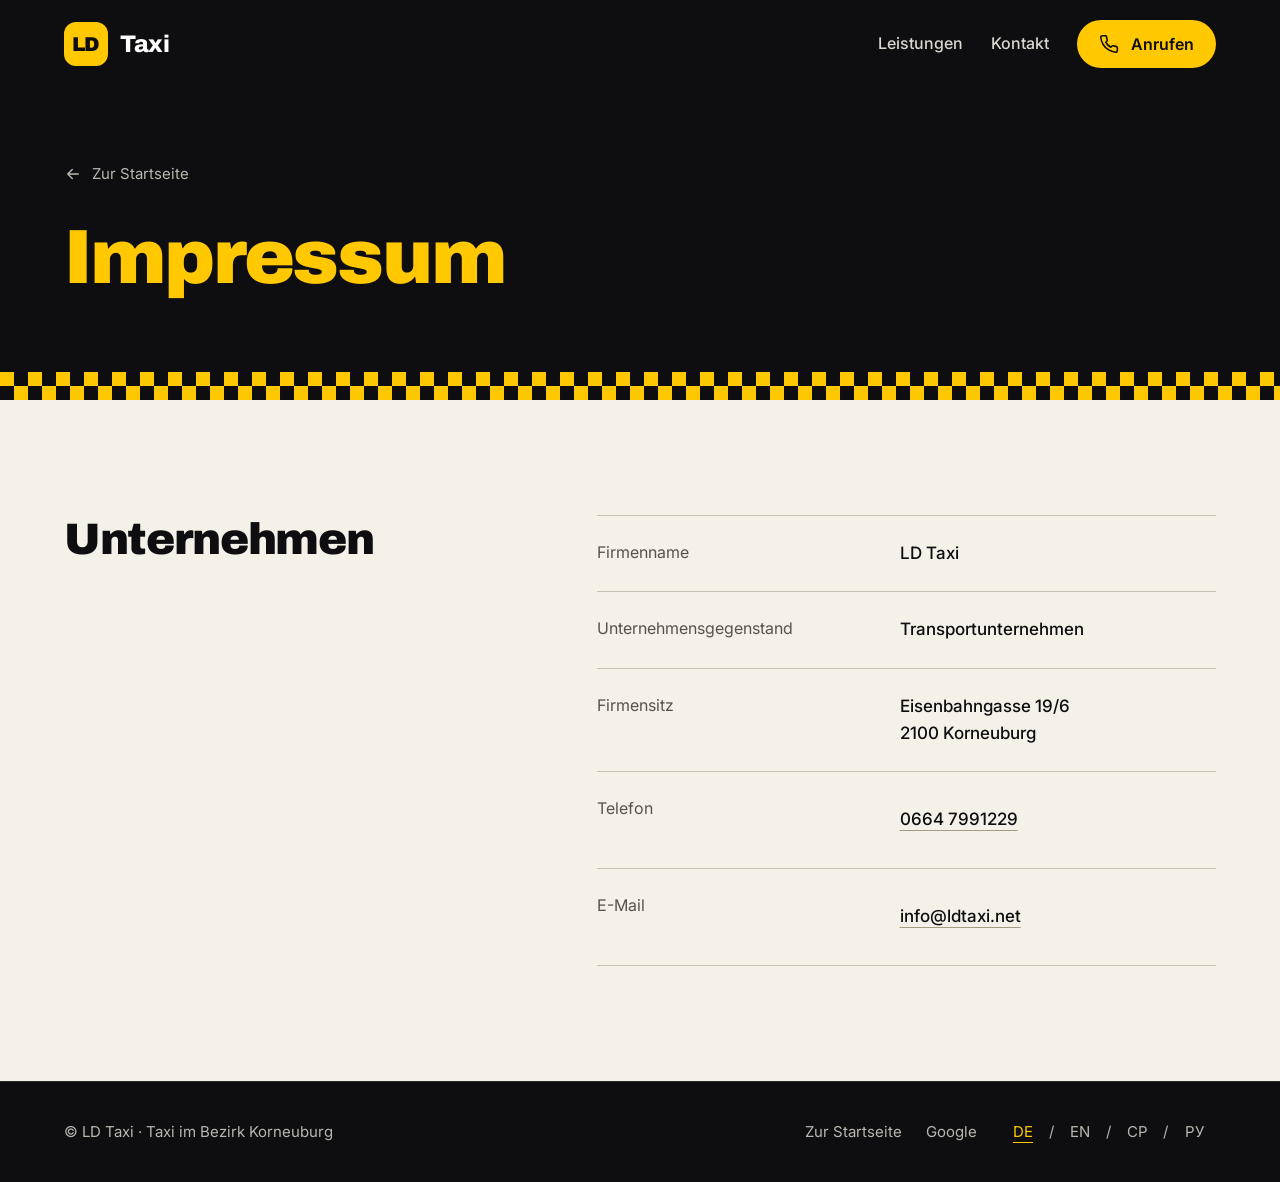
<file: impressum.html>
<!doctype html>
<html lang="de">
<head>
<meta charset="utf-8">
<meta name="viewport" content="width=device-width, initial-scale=1">
<meta name="theme-color" content="#0E0E10">
<meta name="description" content="Impressum von LD Taxi: Firmeninformationen, Anschrift und Kontakt in Korneuburg.">
<title>Impressum · LD Taxi</title>
<link rel="canonical" href="https://www.ldtaxi.at/impressum.html">
<link rel="icon" href="assets/img/LDTaxi_logo_klein.png">
<link rel="apple-touch-icon" href="assets/img/apple-touch-icon.png">
<link rel="preconnect" href="https://fonts.googleapis.com">
<link rel="preconnect" href="https://fonts.gstatic.com" crossorigin>
<link href="https://fonts.googleapis.com/css2?family=Archivo:wght@600;800;900&amp;family=Inter:wght@400;500;600&amp;display=swap" rel="stylesheet">
<link rel="stylesheet" href="css/redesign.css?v=20261112-3">
<link rel="stylesheet" href="css/legal.css?v=20261030-2">
<script src="js/translate.js?v=20261112-3" defer></script>
</head>
<body class="legal-page" data-page="legal">
<a class="skip-link" href="#main" data-i18n="skip">Zum Inhalt</a>
<header class="site-header container">
<a class="brand" href="/" aria-label="LD Taxi – Startseite" data-i18n-aria="homeLabel"><span class="brand-badge">LD</span><span>Taxi</span></a>
<div class="header-actions"><nav aria-label="Hauptnavigation" data-i18n-aria="navLabel"><a data-i18n="navServices" href="/#leistungen">Leistungen</a><a data-i18n="contact" href="/#kontakt">Kontakt</a></nav><a class="button primary header-call" href="tel:+436647991229"><svg width="20" height="20" viewBox="0 0 24 24" fill="none" stroke="#0E0E10" stroke-width="2.2" stroke-linecap="round" stroke-linejoin="round" aria-hidden="true"><path d="M22 16.92v3a2 2 0 0 1-2.18 2 19.79 19.79 0 0 1-8.63-3.07 19.5 19.5 0 0 1-6-6 19.79 19.79 0 0 1-3.07-8.67A2 2 0 0 1 4.11 2h3a2 2 0 0 1 2 1.72 12.84 12.84 0 0 0 .7 2.81 2 2 0 0 1-.45 2.11L8.09 9.91a16 16 0 0 0 6 6l1.27-1.27a2 2 0 0 1 2.11-.45 12.84 12.84 0 0 0 2.81.7A2 2 0 0 1 22 16.92z"></path></svg><span data-i18n="call" >Anrufen</span></a></div>
</header>
<main id="main">
<section class="legal-heading section"><div class="container">
<a class="back-link" href="/"><svg width="18" height="18" viewBox="0 0 24 24" fill="none" stroke="currentColor" stroke-width="1.9" stroke-linecap="round" stroke-linejoin="round" aria-hidden="true"><path d="M19 12H5m6-6-6 6 6 6"/></svg><span data-i18n="backHome">Zur Startseite</span></a>
<h1 data-i18n="legal">Impressum</h1>
</div></section>
<div class="checker" aria-hidden="true"></div>
<section class="legal-content section" aria-labelledby="company-heading"><div class="container legal-layout">
<div><h2 id="company-heading" data-i18n="companyInfo">Unternehmen</h2></div>
<dl class="company-details">
<div><dt data-i18n="companyName">Firmenname</dt><dd>LD Taxi</dd></div>
<div><dt data-i18n="companyActivity">Unternehmensgegenstand</dt><dd data-i18n="transportCompany">Transportunternehmen</dd></div>
<div><dt data-i18n="companyAddress">Firmensitz</dt><dd><address>Eisenbahngasse 19/6<br>2100 Korneuburg</address></dd></div>
<div><dt data-i18n="telephone">Telefon</dt><dd><a href="tel:+436647991229">0664 7991229</a></dd></div>
<div><dt data-i18n="email">E-Mail</dt><dd><a href="mailto:info@ldtaxi.net">info@ldtaxi.net</a></dd></div>
</dl>
</div></section>
</main>
<footer class="site-footer"><div class="container footer-inner"><p data-i18n="footer" >© LD Taxi · Taxi im Bezirk Korneuburg</p><div class="footer-links"><a data-i18n="backHome" href="/">Zur Startseite</a><a href="https://www.google.com/search?kgmid=/g/11w3j1tlwx&q=LD+Taxi" rel="noopener" target="_blank">Google</a><div class="language-switch" role="group" aria-label="Sprache wählen" data-i18n-aria="languageLabel"><button type="button" data-language="de" lang="de" aria-label="Deutsch" aria-pressed="true">DE</button><span aria-hidden="true">/</span><button type="button" data-language="en" lang="en" aria-label="English" aria-pressed="false">EN</button><span aria-hidden="true">/</span><button type="button" data-language="sr" lang="sr-Cyrl" aria-label="Српски (ћирилица)" aria-pressed="false">СР</button><span aria-hidden="true">/</span><button type="button" data-language="ru" lang="ru" aria-label="Русский" aria-pressed="false">РУ</button></div></div></div></footer>
<div class="mobile-call"><a class="button primary" href="tel:+436647991229"><svg width="20" height="20" viewBox="0 0 24 24" fill="none" stroke="#0E0E10" stroke-width="2.2" stroke-linecap="round" stroke-linejoin="round" aria-hidden="true"><path d="M22 16.92v3a2 2 0 0 1-2.18 2 19.79 19.79 0 0 1-8.63-3.07 19.5 19.5 0 0 1-6-6 19.79 19.79 0 0 1-3.07-8.67A2 2 0 0 1 4.11 2h3a2 2 0 0 1 2 1.72 12.84 12.84 0 0 0 .7 2.81 2 2 0 0 1-.45 2.11L8.09 9.91a16 16 0 0 0 6 6l1.27-1.27a2 2 0 0 1 2.11-.45 12.84 12.84 0 0 0 2.81.7A2 2 0 0 1 22 16.92z"></path></svg><span data-i18n="callNow" >Jetzt Taxi rufen</span></a></div>
</body>
</html>
</file>
<file: css/redesign.css>
:root {
  --ink: #0e0e10;
  --paper: #f4f1e8;
  --card: #fff;
  --accent: #ffc800;
  --muted-on-dark: #b9b7af;
  --muted-on-light: #55534c;
  --line-light: #e3dfd2;
  color-scheme: dark;
  font-family: Inter, system-ui, sans-serif;
  color: var(--card);
  background: var(--ink);
  font-synthesis: none;
  scroll-behavior: smooth;
  scroll-padding-top: 24px;
}
* { box-sizing: border-box; }
body { margin: 0; font-size: 17px; line-height: 1.6; }
a { color: inherit; text-decoration: none; text-underline-offset: 5px; }
button, input, textarea { font: inherit; }
button, a, input, textarea { -webkit-tap-highlight-color: transparent; }
button { cursor: pointer; }
button, input, textarea { caret-color: var(--ink); }
::selection { color: var(--ink); background: var(--accent); }
:focus-visible { outline: 3px solid #3774c7; outline-offset: 4px; }
p, h1, h2, h3 { margin: 0; }
h1, h2, h3, .stat, .brand, .booking-number, .contact-number { font-family: Archivo, system-ui, sans-serif; }
h1, h2 { font-weight: 900; line-height: 1; letter-spacing: -.03em; }
h1 { font-size: clamp(44px, 6.6vw, 92px); line-height: .98; }
h2 { font-size: clamp(36px, 5vw, 64px); }
h3 { font-size: 28px; font-weight: 800; line-height: 1.2; letter-spacing: -.02em; overflow-wrap: anywhere; }
svg { flex-shrink: 0; }
.button svg, .round-call svg, .contact-number svg { width: 20px; height: 20px; fill: none; stroke: currentColor; stroke-width: 1.9; stroke-linecap: round; stroke-linejoin: round; }
.container { width: min(1200px, calc(100% - 2 * clamp(20px, 5vw, 72px))); margin-inline: auto; }
.section { padding-block: clamp(64px, 9vw, 120px); }
.accent { color: var(--accent); }
.skip-link { position: absolute; z-index: 5; top: 8px; left: 20px; padding: 12px 20px; background: var(--accent); color: var(--ink); transform: translateY(-150%); }
.skip-link:focus { transform: translateY(0); }
.site-header { padding-block: 20px; display: flex; align-items: center; justify-content: space-between; gap: 12px 28px; flex-wrap: wrap; }
.brand { display: inline-flex; align-items: center; gap: 12px; font-size: 24px; font-weight: 800; letter-spacing: -.02em; }
.brand-badge { width: 44px; height: 44px; display: grid; place-items: center; border-radius: 12px; background: var(--accent); color: var(--ink); font-size: 20px; font-weight: 900; }
.header-actions, nav { display: flex; align-items: center; gap: 28px; }
nav { font-size: 16px; font-weight: 500; color: #d9d7cf; }
nav a { display: inline-flex; align-items: center; min-height: 44px; }
.button { display: inline-flex; align-items: center; justify-content: center; gap: 12px; min-height: 56px; padding: 12px 28px; border: 0; border-radius: 999px; font-size: 18px; font-weight: 600; line-height: 1.4; text-align: center; transition: opacity 160ms ease, transform 160ms ease; }
.primary { color: var(--ink); background: var(--accent); }
.header-call { min-height: 48px; padding: 10px 22px; font-size: 16px; }
.outline { border: 1.5px solid #ffffff59; color: var(--card); }
.dark { background: var(--ink); color: var(--card); }
.dark svg { color: var(--accent); }
.hero { padding-top: clamp(24px, 5vw, 56px); padding-bottom: clamp(56px, 8vw, 104px); }
.hero-grid { display: grid; grid-template-columns: minmax(0, 1.3fr) minmax(0, 1fr); gap: 56px; align-items: stretch; }
.hero-copy { display: flex; flex-direction: column; justify-content: center; align-items: flex-start; gap: 28px; min-width: 0; }
.region { display: inline-flex; align-items: center; gap: 10px; padding: 8px 16px; border: 1px solid #ffffff2e; border-radius: 999px; font-size: 14px; font-weight: 500; letter-spacing: .08em; text-transform: uppercase; color: #d9d7cf; }
.hero h1 .region { display: flex; width: fit-content; margin-bottom: 28px; font-family: Inter, system-ui, sans-serif; line-height: 1.6; }
.status-dot { width: 8px; height: 8px; border-radius: 50%; background: var(--accent); flex-shrink: 0; }
.hero-description { max-width: 520px; font-size: 19px; color: var(--muted-on-dark); }
.hero-actions { display: flex; flex-wrap: wrap; gap: 14px; }
.road-panel { position: relative; min-height: 500px; border-radius: 32px; overflow: hidden; background: #131317; border: 1px solid #ffffff14; }
.road-art { position: absolute; inset: 0; width: 100%; height: 100%; }
.availability { position: absolute; top: 22px; left: 50%; transform: translateX(-50%); width: max-content; max-width: calc(100% - 44px); padding: 10px 20px; border-radius: 999px; background: var(--accent); color: var(--ink); font-family: Inter, system-ui, sans-serif; font-weight: 600; font-size: 15px; line-height: 1.35; text-align: center; text-wrap: balance; }
.booking-card { position: absolute; bottom: 22px; left: 22px; right: 22px; display: flex; align-items: center; justify-content: space-between; gap: 12px; padding: 20px; border-radius: 20px; color: var(--ink); background: var(--paper); }
.booking-label { display: block; font-size: 14px; font-weight: 500; color: var(--muted-on-light); }
.booking-number { display: block; font-size: clamp(22px, 2.2vw, 28px); font-weight: 800; letter-spacing: -.02em; white-space: nowrap; }
.round-call { display: grid; place-items: center; width: 52px; height: 52px; flex-shrink: 0; border-radius: 50%; background: var(--ink); color: var(--accent); }
.checker { height: 28px; background: repeating-conic-gradient(var(--ink) 0% 25%, var(--accent) 0% 50%) 0 0 / 28px 28px; }
.services { color-scheme: light; background: var(--paper); color: var(--ink); }
.services-intro { display: grid; grid-template-columns: 1fr 1fr; gap: 56px; align-items: end; margin-bottom: 56px; }
.eyebrow { margin-bottom: 16px; font-size: 14px; font-weight: 600; letter-spacing: .1em; text-transform: uppercase; color: var(--muted-on-light); }
.intro-copy { font-size: 19px; color: var(--muted-on-light); max-width: 480px; }
.service-grid { display: grid; grid-template-columns: repeat(6, minmax(0, 1fr)); gap: 20px; }
.service-card { grid-column: span 2; display: flex; flex-direction: column; gap: 20px; padding: 36px; border-radius: 28px; background: var(--card); border: 1px solid var(--line-light); min-width: 0; }
.service-card:nth-last-child(-n+2) { grid-column: span 3; }
.service-card p { color: var(--muted-on-light); }
.service-card.featured { background: var(--ink); color: var(--card); border-color: var(--ink); }
.featured p { color: var(--muted-on-dark); }
.card-top { display: flex; align-items: center; justify-content: space-between; }
.icon-tile { display: grid; place-items: center; width: 60px; height: 60px; background: var(--accent); border-radius: 18px; }
.index { font-family: Archivo, sans-serif; font-size: 18px; font-weight: 800; color: #716e64; }
.featured .index { color: #aaa79d; }
.benefits { background: var(--accent); color: var(--ink); }
.benefits h2 { max-width: 760px; margin-bottom: 56px; }
.benefit-grid { display: grid; grid-template-columns: repeat(3, minmax(0, 1fr)); gap: 48px; }
.benefit-grid > div { padding-top: 24px; border-top: 3px solid var(--ink); }
.stat { font-weight: 900; font-size: clamp(32px, 3.6vw, 54px); line-height: 1.1; letter-spacing: -.03em; margin-bottom: 16px; overflow-wrap: anywhere; }
.benefit-grid p:not(.stat) { font-size: 18px; }
.area { margin-top: 56px; padding-top: 24px; border-top: 3px solid var(--ink); max-width: 760px; }
.area h3 { margin-bottom: 12px; }
.area p { font-size: 18px; }
.town-links { display: flex; flex-wrap: wrap; gap: 10px; margin: 0; padding: 0; list-style: none; }
.town-links a { display: inline-flex; align-items: center; min-height: 44px; padding: 8px 18px; border: 2px solid var(--ink); border-radius: 999px; font-weight: 600; }
.area .town-links { margin-top: 20px; }
@media (hover: hover) { .town-links a:hover { background: var(--ink); color: var(--accent); } }
.about-grid { display: grid; grid-template-columns: minmax(0, 1.1fr) minmax(0, 1fr); gap: 56px; align-items: center; }
.about-copy { display: flex; flex-direction: column; gap: 20px; }
.about-copy .eyebrow { margin: 0; color: var(--muted-on-dark); }
.about-copy h2 { margin-bottom: 8px; }
.about-copy p:not(.eyebrow) { font-size: 19px; color: var(--muted-on-dark); max-width: 540px; }
.about-photo { margin: 0; justify-self: end; width: min(100%, 460px); border-radius: 28px; overflow: hidden; transform: rotate(1.5deg); box-shadow: 0 24px 60px #0008; }
.about-photo img { display: block; width: 100%; height: auto; }
.contact-links { display: flex; flex-wrap: wrap; gap: 8px 24px; }
.contact-links a { display: inline-flex; align-items: center; min-height: 44px; color: var(--muted-on-dark); text-decoration: underline; }
.gallery h2 { margin-bottom: 40px; }
.gallery-grid { display: grid; grid-template-columns: repeat(3, minmax(0, 1fr)); gap: 16px; }
.gallery-grid figure { margin: 0; border-radius: 24px; overflow: hidden; background: #131317; border: 1px solid #ffffff14; }
.gallery-grid img { display: block; width: 100%; height: 100%; aspect-ratio: 4 / 5; object-fit: cover; }
.gallery-note { margin-top: 20px; color: var(--muted-on-dark); }
.gallery-note a { display: inline-flex; align-items: center; min-height: 44px; text-decoration: underline; }
.contact-grid { display: grid; grid-template-columns: minmax(0, 1fr) minmax(0, 1.1fr); gap: 56px; align-items: start; }
.contact-copy { display: flex; flex-direction: column; gap: 24px; }
.contact .eyebrow { margin: 0; color: var(--muted-on-dark); }
.contact .intro-copy { color: var(--muted-on-dark); }
.contact-number { display: inline-flex; align-items: center; gap: 16px; font-size: clamp(28px, 3.7vw, 50px); letter-spacing: -.03em; font-weight: 900; color: var(--accent); white-space: nowrap; }
.contact-number svg { width: 32px; height: 32px; }
.contact-note { font-size: 16px; color: var(--muted-on-dark); }
form { padding: clamp(24px, 3vw, 40px); border-radius: 28px; background: var(--paper); color: var(--ink); color-scheme: light; }
.form-grid { display: grid; grid-template-columns: repeat(2, minmax(0, 1fr)); gap: 20px; margin-bottom: 20px; }
.field { min-width: 0; display: flex; flex-direction: column; gap: 8px; }
.field.wide { grid-column: 1 / -1; }
label { font-size: 15px; font-weight: 600; }
input, textarea { min-width: 0; width: 100%; padding: 12px 16px; border: 1.5px solid #aaa598; border-radius: 14px; background: var(--card); color: var(--ink); font-size: 16px; }
input { height: 52px; }
textarea { resize: vertical; min-height: 130px; }
.form-note { margin-top: 16px; font-size: 13px; line-height: 1.6; color: var(--muted-on-light); }
.site-footer { padding-block: 28px; border-top: 1px solid #ffffff1f; color: var(--muted-on-dark); font-size: 15px; }
.footer-inner, .footer-links { display: flex; flex-wrap: wrap; align-items: center; justify-content: space-between; gap: 12px 24px; }
.footer-links a { display: inline-flex; align-items: center; min-height: 44px; }
.language-switch { display: flex; align-items: center; gap: 4px; }
.language-switch button { padding: 8px; min-width: 44px; min-height: 44px; border: 0; background: transparent; color: var(--muted-on-dark); font-size: 15px; }
.language-switch [aria-pressed="true"] { color: var(--accent); text-decoration: underline; text-underline-offset: 5px; }
.mobile-call { display: none; }
@media (hover: hover) { .button:hover, .round-call:hover { opacity: .88; } nav a:hover, .footer-links a:hover { color: var(--accent); } }
@media (max-width: 1100px) { .hero-grid { gap: 32px; } .service-card { grid-column: span 3; padding: 28px; } .service-card:last-child { grid-column: span 3; } .contact-grid { gap: 32px; } .contact-number { gap: 10px; font-size: 34px; } .benefit-grid { gap: 28px; } }
@media (max-width: 800px) { .about-grid { grid-template-columns: minmax(0, 1fr); gap: 40px; } .about-photo { justify-self: center; } .gallery-grid { grid-template-columns: minmax(0, 1fr); } .gallery-grid img { aspect-ratio: 4 / 3; } .hero-grid, .services-intro, .contact-grid { grid-template-columns: minmax(0, 1fr); } .hero-grid { gap: 40px; } .hero h1 { max-width: 650px; font-size: clamp(44px, 9vw, 70px); } .road-panel { min-height: 460px; } .services-intro { gap: 24px; } .benefit-grid { grid-template-columns: minmax(0, 1fr); gap: 32px; } .stat { font-size: 44px; } .contact-number { font-size: clamp(28px, 7vw, 48px); } .contact-grid { gap: 40px; } .booking-number { font-size: 28px; } }
@media (max-width: 540px) { body { padding-bottom: calc(80px + env(safe-area-inset-bottom, 0px)); } .site-header { gap: 14px; } .header-actions { display: contents; } nav { gap: 20px; } .header-call, .hero-actions .button.primary { display: none; } .hero { padding-top: 20px; } .region { font-size: 11px; letter-spacing: .06em; padding-inline: 12px; } .hero-actions { width: 100%; } .hero-actions .button { width: 100%; } .hero-copy { gap: 24px; } .road-panel { min-height: 420px; } .booking-card { left: 16px; right: 16px; bottom: 16px; padding: 16px; } .booking-number { font-size: clamp(22px, 6.5vw, 28px); } .round-call { width: 48px; height: 48px; } .service-grid { grid-template-columns: minmax(0, 1fr); } .service-card, .service-card:nth-last-child(-n+2), .service-card:last-child { grid-column: auto; } .form-grid { grid-template-columns: minmax(0, 1fr); } .contact-number { gap: 10px; } .contact-number svg { width: 26px; height: 26px; } .mobile-call { position: fixed; bottom: 0; left: 0; right: 0; z-index: 3; display: block; padding: 12px 20px calc(12px + env(safe-area-inset-bottom, 0px)); background: var(--ink); border-top: 1px solid #ffffff29; } .mobile-call .button { display: flex; width: 100%; } .footer-inner { align-items: flex-start; flex-direction: column; } }
@media (prefers-reduced-motion: reduce) { :root { scroll-behavior: auto; } *, *::before, *::after { transition: none !important; } }
</file>
<file: css/town.css>
/* Town landing pages (/taxi-<ort>/). Builds on redesign.css tokens. */
.town-hero { padding-top: clamp(24px, 5vw, 56px); padding-bottom: clamp(56px, 8vw, 104px); }
.town-grid { display: grid; grid-template-columns: minmax(0, 1fr); gap: 56px; align-items: center; }
.town-grid.has-photo { grid-template-columns: minmax(0, 1.25fr) minmax(0, 1fr); }
.town-copy { display: flex; flex-direction: column; align-items: flex-start; gap: 28px; min-width: 0; }
.town-copy h1 { font-size: clamp(38px, 4.6vw, 68px); overflow-wrap: break-word; hyphens: manual; }
.town-copy h1 .accent { display: block; margin-top: 12px; font-size: .42em; line-height: 1.1; letter-spacing: -.02em; }
.breadcrumb { display: flex; flex-wrap: wrap; gap: 10px; font-size: 15px; color: var(--muted-on-dark); }
.breadcrumb { align-items: center; }
.breadcrumb a { display: inline-flex; align-items: center; min-height: 44px; text-decoration: underline; }
.town-call { display: inline-flex; align-items: center; gap: 14px; padding: 14px 28px; border-radius: 999px; background: var(--accent); color: var(--ink); font-family: Archivo, system-ui, sans-serif; font-size: clamp(22px, 2.6vw, 30px); font-weight: 900; letter-spacing: -.02em; white-space: nowrap; }
.town-call svg { width: 24px; height: 24px; }
.town-photo { margin: 0; border-radius: 32px; overflow: hidden; border: 1px solid #ffffff14; background: #131317; }
.town-photo img { display: block; width: 100%; height: auto; }
.town-body { color-scheme: light; background: var(--paper); color: var(--ink); }
.town-columns { display: grid; grid-template-columns: minmax(0, 1.2fr) minmax(0, 1fr); gap: 56px; }
.town-columns h2 { margin-bottom: 28px; font-size: clamp(32px, 4vw, 52px); }
.town-columns p { font-size: 18px; color: var(--muted-on-light); max-width: 620px; }
.town-columns p + p { margin-top: 16px; }
.town-list { margin: 0; padding: 0; list-style: none; }
.town-list li { padding: 16px 0; border-top: 2px solid var(--ink); font-size: 18px; font-weight: 600; }
.town-cta .container { display: flex; flex-direction: column; align-items: flex-start; gap: 24px; }
.town-cta .intro-copy { color: var(--muted-on-dark); max-width: 620px; }
.town-cta .intro-copy a, .area p a { text-decoration: underline; }
.contact-number { display: inline-flex; align-items: center; gap: 16px; }
@media (hover: hover) { .town-call:hover { opacity: .88; } }
@media (max-width: 800px) { .town-grid.has-photo, .town-columns { grid-template-columns: minmax(0, 1fr); } .town-grid { gap: 40px; } .town-photo img { aspect-ratio: 4 / 3; object-fit: cover; object-position: center 60%; } .town-columns { gap: 40px; } }
@media (max-width: 540px) { .town-call { display: none; } }
</file>
<file: css/legal.css>
/* Legal page layout. Shared colors, typography and navigation come from redesign.css. */
.legal-page { min-height: 100svh; display: flex; flex-direction: column; padding-bottom: 0; }
.legal-page main { flex: 1; background: var(--paper); }
.legal-heading { background: var(--ink); padding-top: clamp(32px, 5vw, 64px); padding-bottom: clamp(48px, 6vw, 80px); }
.legal-heading h1 { font-size: clamp(44px, 6vw, 80px); color: var(--accent); overflow-wrap: anywhere; }
.back-link { display: inline-flex; align-items: center; gap: 10px; min-height: 44px; margin-bottom: 24px; color: var(--muted-on-dark); font-size: 15px; }
.back-link svg { width: 18px; height: 18px; fill: none; stroke: currentColor; stroke-width: 1.9; stroke-linecap: round; stroke-linejoin: round; }
.legal-content { color: var(--ink); color-scheme: light; }
.legal-layout { display: grid; grid-template-columns: minmax(0, 1fr) minmax(0, 1.3fr); gap: 56px; }
.legal-layout h2 { max-width: 22ch; font-size: clamp(28px, 3.5vw, 44px); line-height: 1.1; overflow-wrap: anywhere; }
.company-details { margin: 0; border-top: 1px solid #c8c3b5; }
.company-details > div { display: grid; grid-template-columns: minmax(0, 1fr) minmax(0, 1.15fr); gap: 16px 28px; padding-block: 24px; border-bottom: 1px solid #c8c3b5; }
.company-details dt { color: var(--muted-on-light); font-size: 16px; overflow-wrap: anywhere; }
.company-details dd { margin: 0; font-weight: 500; overflow-wrap: anywhere; }
.company-details address { font-style: normal; }
.company-details a { display: inline-flex; align-items: center; min-height: 48px; min-width: 48px; padding-block: 8px; touch-action: manipulation; text-decoration: underline; text-decoration-color: #a39b82; }
@media (hover: hover) { .back-link:hover { color: var(--accent); } .company-details a:hover { text-decoration-color: var(--ink); } }
@media (max-width: 800px) { .legal-layout { grid-template-columns: minmax(0, 1fr); gap: 36px; } .legal-layout h2 { max-width: none; } }
@media (max-width: 540px) { .company-details > div { grid-template-columns: minmax(0, 1fr); gap: 8px; padding-block: 20px; } }
</file>
